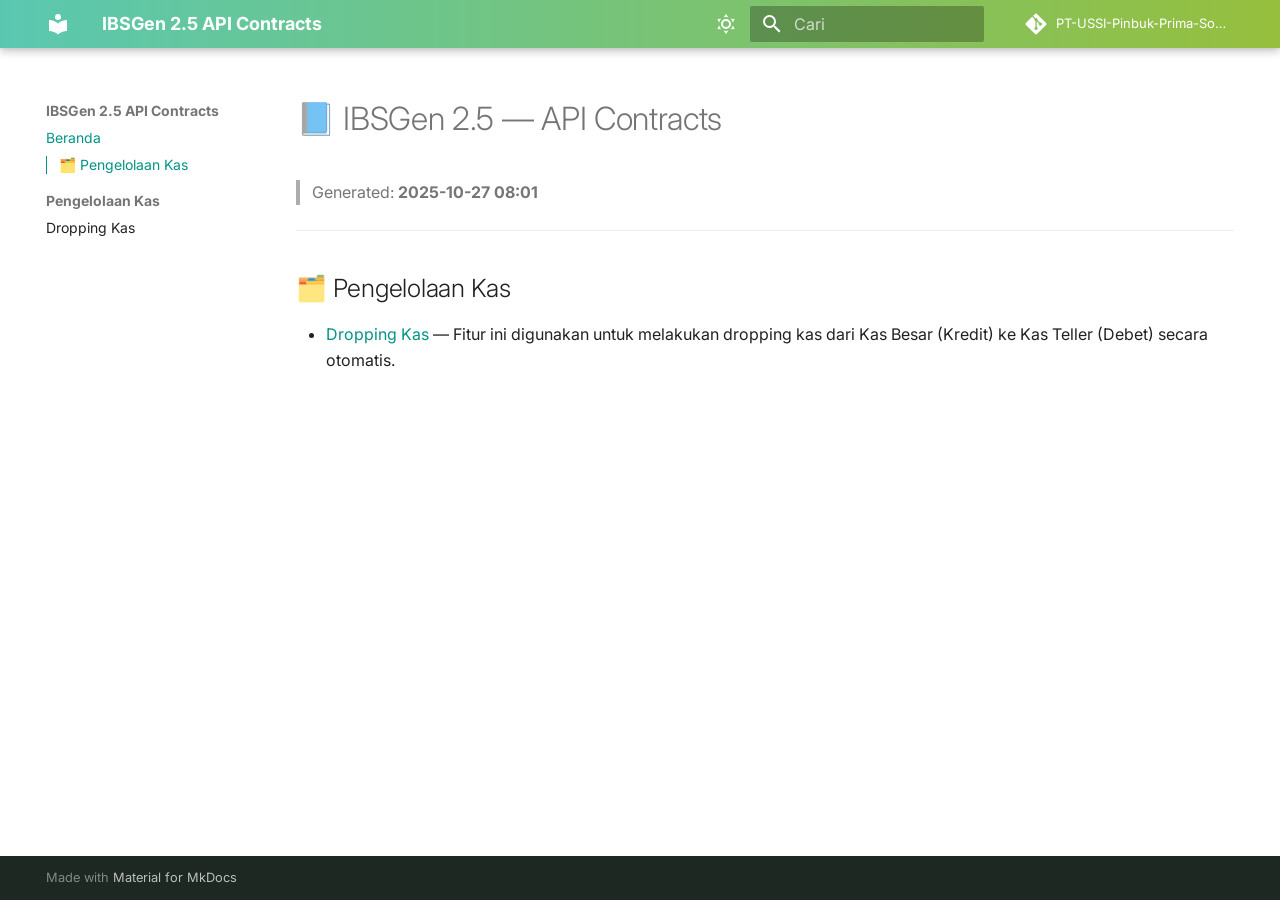
<file: index.html>
<!doctype html>
<html lang="id" class="no-js">
  <head>
    
      <meta charset="utf-8">
      <meta name="viewport" content="width=device-width,initial-scale=1">
      
        <meta name="description" content="Dokumentasi API Modular IBSGen 2.5 — PT USSI Pinbuk Prima Software">
      
      
        <meta name="author" content="PT USSI Pinbuk Prima Software">
      
      
        <link rel="canonical" href="https://github.com/ussi-pps-developer/ibsgen2.5-apicontracts/">
      
      
      
        <link rel="next" href="pengelolaan-kas/dropping-kas/">
      
      
      <link rel="icon" href="assets/images/favicon.png">
      <meta name="generator" content="mkdocs-1.6.1, mkdocs-material-9.6.22">
    
    
      
        <title>IBSGen 2.5 API Contracts</title>
      
    
    
      <link rel="stylesheet" href="assets/stylesheets/main.84d31ad4.min.css">
      
        
        <link rel="stylesheet" href="assets/stylesheets/palette.06af60db.min.css">
      
      


    
    
      
    
    
      
        
        
        <link rel="preconnect" href="https://fonts.gstatic.com" crossorigin>
        <link rel="stylesheet" href="https://fonts.googleapis.com/css?family=Inter:300,300i,400,400i,700,700i%7CJetBrains+Mono:400,400i,700,700i&display=fallback">
        <style>:root{--md-text-font:"Inter";--md-code-font:"JetBrains Mono"}</style>
      
    
    
      <link rel="stylesheet" href="styles/syariah-green.css">
    
    <script>__md_scope=new URL(".",location),__md_hash=e=>[...e].reduce(((e,_)=>(e<<5)-e+_.charCodeAt(0)),0),__md_get=(e,_=localStorage,t=__md_scope)=>JSON.parse(_.getItem(t.pathname+"."+e)),__md_set=(e,_,t=localStorage,a=__md_scope)=>{try{t.setItem(a.pathname+"."+e,JSON.stringify(_))}catch(e){}}</script>
    
      

    
    
    
  </head>
  
  
    
    
      
    
    
    
    
    <body dir="ltr" data-md-color-scheme="default" data-md-color-primary="teal" data-md-color-accent="light-green">
  
    
    <input class="md-toggle" data-md-toggle="drawer" type="checkbox" id="__drawer" autocomplete="off">
    <input class="md-toggle" data-md-toggle="search" type="checkbox" id="__search" autocomplete="off">
    <label class="md-overlay" for="__drawer"></label>
    <div data-md-component="skip">
      
        
        <a href="#ibsgen-25-api-contracts" class="md-skip">
          Lewati ke isi
        </a>
      
    </div>
    <div data-md-component="announce">
      
    </div>
    
    
      

  

<header class="md-header md-header--shadow" data-md-component="header">
  <nav class="md-header__inner md-grid" aria-label="Header">
    <a href="." title="IBSGen 2.5 API Contracts" class="md-header__button md-logo" aria-label="IBSGen 2.5 API Contracts" data-md-component="logo">
      
  
  <svg xmlns="http://www.w3.org/2000/svg" viewBox="0 0 24 24"><path d="M12 8a3 3 0 0 0 3-3 3 3 0 0 0-3-3 3 3 0 0 0-3 3 3 3 0 0 0 3 3m0 3.54C9.64 9.35 6.5 8 3 8v11c3.5 0 6.64 1.35 9 3.54 2.36-2.19 5.5-3.54 9-3.54V8c-3.5 0-6.64 1.35-9 3.54"/></svg>

    </a>
    <label class="md-header__button md-icon" for="__drawer">
      
      <svg xmlns="http://www.w3.org/2000/svg" viewBox="0 0 24 24"><path d="M3 6h18v2H3zm0 5h18v2H3zm0 5h18v2H3z"/></svg>
    </label>
    <div class="md-header__title" data-md-component="header-title">
      <div class="md-header__ellipsis">
        <div class="md-header__topic">
          <span class="md-ellipsis">
            IBSGen 2.5 API Contracts
          </span>
        </div>
        <div class="md-header__topic" data-md-component="header-topic">
          <span class="md-ellipsis">
            
              Beranda
            
          </span>
        </div>
      </div>
    </div>
    
      
        <form class="md-header__option" data-md-component="palette">
  
    
    
    
    <input class="md-option" data-md-color-media="" data-md-color-scheme="default" data-md-color-primary="teal" data-md-color-accent="light-green"  aria-label="Switch to dark mode"  type="radio" name="__palette" id="__palette_0">
    
      <label class="md-header__button md-icon" title="Switch to dark mode" for="__palette_1" hidden>
        <svg xmlns="http://www.w3.org/2000/svg" viewBox="0 0 24 24"><path d="M12 7a5 5 0 0 1 5 5 5 5 0 0 1-5 5 5 5 0 0 1-5-5 5 5 0 0 1 5-5m0 2a3 3 0 0 0-3 3 3 3 0 0 0 3 3 3 3 0 0 0 3-3 3 3 0 0 0-3-3m0-7 2.39 3.42C13.65 5.15 12.84 5 12 5s-1.65.15-2.39.42zM3.34 7l4.16-.35A7.2 7.2 0 0 0 5.94 8.5c-.44.74-.69 1.5-.83 2.29zm.02 10 1.76-3.77a7.131 7.131 0 0 0 2.38 4.14zM20.65 7l-1.77 3.79a7.02 7.02 0 0 0-2.38-4.15zm-.01 10-4.14.36c.59-.51 1.12-1.14 1.54-1.86.42-.73.69-1.5.83-2.29zM12 22l-2.41-3.44c.74.27 1.55.44 2.41.44.82 0 1.63-.17 2.37-.44z"/></svg>
      </label>
    
  
    
    
    
    <input class="md-option" data-md-color-media="" data-md-color-scheme="slate" data-md-color-primary="light-green" data-md-color-accent="teal"  aria-label="Switch to light mode"  type="radio" name="__palette" id="__palette_1">
    
      <label class="md-header__button md-icon" title="Switch to light mode" for="__palette_0" hidden>
        <svg xmlns="http://www.w3.org/2000/svg" viewBox="0 0 24 24"><path d="m17.75 4.09-2.53 1.94.91 3.06-2.63-1.81-2.63 1.81.91-3.06-2.53-1.94L12.44 4l1.06-3 1.06 3zm3.5 6.91-1.64 1.25.59 1.98-1.7-1.17-1.7 1.17.59-1.98L15.75 11l2.06-.05L18.5 9l.69 1.95zm-2.28 4.95c.83-.08 1.72 1.1 1.19 1.85-.32.45-.66.87-1.08 1.27C15.17 23 8.84 23 4.94 19.07c-3.91-3.9-3.91-10.24 0-14.14.4-.4.82-.76 1.27-1.08.75-.53 1.93.36 1.85 1.19-.27 2.86.69 5.83 2.89 8.02a9.96 9.96 0 0 0 8.02 2.89m-1.64 2.02a12.08 12.08 0 0 1-7.8-3.47c-2.17-2.19-3.33-5-3.49-7.82-2.81 3.14-2.7 7.96.31 10.98 3.02 3.01 7.84 3.12 10.98.31"/></svg>
      </label>
    
  
</form>
      
    
    
      <script>var palette=__md_get("__palette");if(palette&&palette.color){if("(prefers-color-scheme)"===palette.color.media){var media=matchMedia("(prefers-color-scheme: light)"),input=document.querySelector(media.matches?"[data-md-color-media='(prefers-color-scheme: light)']":"[data-md-color-media='(prefers-color-scheme: dark)']");palette.color.media=input.getAttribute("data-md-color-media"),palette.color.scheme=input.getAttribute("data-md-color-scheme"),palette.color.primary=input.getAttribute("data-md-color-primary"),palette.color.accent=input.getAttribute("data-md-color-accent")}for(var[key,value]of Object.entries(palette.color))document.body.setAttribute("data-md-color-"+key,value)}</script>
    
    
    
      
      
        <label class="md-header__button md-icon" for="__search">
          
          <svg xmlns="http://www.w3.org/2000/svg" viewBox="0 0 24 24"><path d="M9.5 3A6.5 6.5 0 0 1 16 9.5c0 1.61-.59 3.09-1.56 4.23l.27.27h.79l5 5-1.5 1.5-5-5v-.79l-.27-.27A6.52 6.52 0 0 1 9.5 16 6.5 6.5 0 0 1 3 9.5 6.5 6.5 0 0 1 9.5 3m0 2C7 5 5 7 5 9.5S7 14 9.5 14 14 12 14 9.5 12 5 9.5 5"/></svg>
        </label>
        <div class="md-search" data-md-component="search" role="dialog">
  <label class="md-search__overlay" for="__search"></label>
  <div class="md-search__inner" role="search">
    <form class="md-search__form" name="search">
      <input type="text" class="md-search__input" name="query" aria-label="Cari" placeholder="Cari" autocapitalize="off" autocorrect="off" autocomplete="off" spellcheck="false" data-md-component="search-query" required>
      <label class="md-search__icon md-icon" for="__search">
        
        <svg xmlns="http://www.w3.org/2000/svg" viewBox="0 0 24 24"><path d="M9.5 3A6.5 6.5 0 0 1 16 9.5c0 1.61-.59 3.09-1.56 4.23l.27.27h.79l5 5-1.5 1.5-5-5v-.79l-.27-.27A6.52 6.52 0 0 1 9.5 16 6.5 6.5 0 0 1 3 9.5 6.5 6.5 0 0 1 9.5 3m0 2C7 5 5 7 5 9.5S7 14 9.5 14 14 12 14 9.5 12 5 9.5 5"/></svg>
        
        <svg xmlns="http://www.w3.org/2000/svg" viewBox="0 0 24 24"><path d="M20 11v2H8l5.5 5.5-1.42 1.42L4.16 12l7.92-7.92L13.5 5.5 8 11z"/></svg>
      </label>
      <nav class="md-search__options" aria-label="Cari">
        
        <button type="reset" class="md-search__icon md-icon" title="Kosongkan" aria-label="Kosongkan" tabindex="-1">
          
          <svg xmlns="http://www.w3.org/2000/svg" viewBox="0 0 24 24"><path d="M19 6.41 17.59 5 12 10.59 6.41 5 5 6.41 10.59 12 5 17.59 6.41 19 12 13.41 17.59 19 19 17.59 13.41 12z"/></svg>
        </button>
      </nav>
      
        <div class="md-search__suggest" data-md-component="search-suggest"></div>
      
    </form>
    <div class="md-search__output">
      <div class="md-search__scrollwrap" tabindex="0" data-md-scrollfix>
        <div class="md-search-result" data-md-component="search-result">
          <div class="md-search-result__meta">
            Mempersiapkan pencarian
          </div>
          <ol class="md-search-result__list" role="presentation"></ol>
        </div>
      </div>
    </div>
  </div>
</div>
      
    
    
      <div class="md-header__source">
        <a href="https://github.com/ussi-pps-developer/ibsgen2.5-apicontracts" title="Ke repositori" class="md-source" data-md-component="source">
  <div class="md-source__icon md-icon">
    
    <svg xmlns="http://www.w3.org/2000/svg" viewBox="0 0 448 512"><!--! Font Awesome Free 7.1.0 by @fontawesome - https://fontawesome.com License - https://fontawesome.com/license/free (Icons: CC BY 4.0, Fonts: SIL OFL 1.1, Code: MIT License) Copyright 2025 Fonticons, Inc.--><path d="M439.6 236.1 244 40.5c-5.4-5.5-12.8-8.5-20.4-8.5s-15 3-20.4 8.4L162.5 81l51.5 51.5c27.1-9.1 52.7 16.8 43.4 43.7l49.7 49.7c34.2-11.8 61.2 31 35.5 56.7-26.5 26.5-70.2-2.9-56-37.3L240.3 199v121.9c25.3 12.5 22.3 41.8 9.1 55-6.4 6.4-15.2 10.1-24.3 10.1s-17.8-3.6-24.3-10.1c-17.6-17.6-11.1-46.9 11.2-56v-123c-20.8-8.5-24.6-30.7-18.6-45L142.6 101 8.5 235.1C3 240.6 0 247.9 0 255.5s3 15 8.5 20.4l195.6 195.7c5.4 5.4 12.7 8.4 20.4 8.4s15-3 20.4-8.4l194.7-194.7c5.4-5.4 8.4-12.8 8.4-20.4s-3-15-8.4-20.4"/></svg>
  </div>
  <div class="md-source__repository">
    PT-USSI-Pinbuk-Prima-Software/IBSGen2.5
  </div>
</a>
      </div>
    
  </nav>
  
</header>
    
    <div class="md-container" data-md-component="container">
      
      
        
          
        
      
      <main class="md-main" data-md-component="main">
        <div class="md-main__inner md-grid">
          
            
              
              <div class="md-sidebar md-sidebar--primary" data-md-component="sidebar" data-md-type="navigation" >
                <div class="md-sidebar__scrollwrap">
                  <div class="md-sidebar__inner">
                    



  

<nav class="md-nav md-nav--primary md-nav--integrated" aria-label="Navigasi" data-md-level="0">
  <label class="md-nav__title" for="__drawer">
    <a href="." title="IBSGen 2.5 API Contracts" class="md-nav__button md-logo" aria-label="IBSGen 2.5 API Contracts" data-md-component="logo">
      
  
  <svg xmlns="http://www.w3.org/2000/svg" viewBox="0 0 24 24"><path d="M12 8a3 3 0 0 0 3-3 3 3 0 0 0-3-3 3 3 0 0 0-3 3 3 3 0 0 0 3 3m0 3.54C9.64 9.35 6.5 8 3 8v11c3.5 0 6.64 1.35 9 3.54 2.36-2.19 5.5-3.54 9-3.54V8c-3.5 0-6.64 1.35-9 3.54"/></svg>

    </a>
    IBSGen 2.5 API Contracts
  </label>
  
    <div class="md-nav__source">
      <a href="https://github.com/ussi-pps-developer/ibsgen2.5-apicontracts" title="Ke repositori" class="md-source" data-md-component="source">
  <div class="md-source__icon md-icon">
    
    <svg xmlns="http://www.w3.org/2000/svg" viewBox="0 0 448 512"><!--! Font Awesome Free 7.1.0 by @fontawesome - https://fontawesome.com License - https://fontawesome.com/license/free (Icons: CC BY 4.0, Fonts: SIL OFL 1.1, Code: MIT License) Copyright 2025 Fonticons, Inc.--><path d="M439.6 236.1 244 40.5c-5.4-5.5-12.8-8.5-20.4-8.5s-15 3-20.4 8.4L162.5 81l51.5 51.5c27.1-9.1 52.7 16.8 43.4 43.7l49.7 49.7c34.2-11.8 61.2 31 35.5 56.7-26.5 26.5-70.2-2.9-56-37.3L240.3 199v121.9c25.3 12.5 22.3 41.8 9.1 55-6.4 6.4-15.2 10.1-24.3 10.1s-17.8-3.6-24.3-10.1c-17.6-17.6-11.1-46.9 11.2-56v-123c-20.8-8.5-24.6-30.7-18.6-45L142.6 101 8.5 235.1C3 240.6 0 247.9 0 255.5s3 15 8.5 20.4l195.6 195.7c5.4 5.4 12.7 8.4 20.4 8.4s15-3 20.4-8.4l194.7-194.7c5.4-5.4 8.4-12.8 8.4-20.4s-3-15-8.4-20.4"/></svg>
  </div>
  <div class="md-source__repository">
    PT-USSI-Pinbuk-Prima-Software/IBSGen2.5
  </div>
</a>
    </div>
  
  <ul class="md-nav__list" data-md-scrollfix>
    
      
      
  
  
    
  
  
  
    <li class="md-nav__item md-nav__item--active">
      
      <input class="md-nav__toggle md-toggle" type="checkbox" id="__toc">
      
      
        
      
      
        <label class="md-nav__link md-nav__link--active" for="__toc">
          
  
  
  <span class="md-ellipsis">
    Beranda
    
  </span>
  

          <span class="md-nav__icon md-icon"></span>
        </label>
      
      <a href="." class="md-nav__link md-nav__link--active">
        
  
  
  <span class="md-ellipsis">
    Beranda
    
  </span>
  

      </a>
      
        

<nav class="md-nav md-nav--secondary" aria-label="Daftar isi">
  
  
  
    
  
  
    <label class="md-nav__title" for="__toc">
      <span class="md-nav__icon md-icon"></span>
      Daftar isi
    </label>
    <ul class="md-nav__list" data-md-component="toc" data-md-scrollfix>
      
        <li class="md-nav__item">
  <a href="#pengelolaan-kas" class="md-nav__link">
    <span class="md-ellipsis">
      🗂️ Pengelolaan Kas
    </span>
  </a>
  
</li>
      
    </ul>
  
</nav>
      
    </li>
  

    
      
      
  
  
  
  
    
    
    
    
      
        
        
      
    
    
    <li class="md-nav__item md-nav__item--section md-nav__item--nested">
      
        
        
          
        
        <input class="md-nav__toggle md-toggle md-toggle--indeterminate" type="checkbox" id="__nav_2" >
        
          
          <label class="md-nav__link" for="__nav_2" id="__nav_2_label" tabindex="">
            
  
  
  <span class="md-ellipsis">
    Pengelolaan Kas
    
  </span>
  

            <span class="md-nav__icon md-icon"></span>
          </label>
        
        <nav class="md-nav" data-md-level="1" aria-labelledby="__nav_2_label" aria-expanded="false">
          <label class="md-nav__title" for="__nav_2">
            <span class="md-nav__icon md-icon"></span>
            Pengelolaan Kas
          </label>
          <ul class="md-nav__list" data-md-scrollfix>
            
              
                
  
  
  
  
    <li class="md-nav__item">
      <a href="pengelolaan-kas/dropping-kas/" class="md-nav__link">
        
  
  
  <span class="md-ellipsis">
    Dropping Kas
    
  </span>
  

      </a>
    </li>
  

              
            
          </ul>
        </nav>
      
    </li>
  

    
  </ul>
</nav>
                  </div>
                </div>
              </div>
            
            
          
          
            <div class="md-content" data-md-component="content">
              <article class="md-content__inner md-typeset">
                
                  



<h1 id="ibsgen-25-api-contracts">📘 IBSGen 2.5 — API Contracts<a class="headerlink" href="#ibsgen-25-api-contracts" title="Permanent link">&para;</a></h1>
<blockquote>
<p>Generated: <strong>2025-10-27 08:01</strong></p>
</blockquote>
<hr />
<h2 id="pengelolaan-kas">🗂️ Pengelolaan Kas<a class="headerlink" href="#pengelolaan-kas" title="Permanent link">&para;</a></h2>
<ul>
<li><a href="pengelolaan-kas/dropping-kas/">Dropping Kas</a> — Fitur ini digunakan untuk melakukan dropping kas dari Kas Besar (Kredit) ke Kas Teller (Debet) secara otomatis.</li>
</ul>












                
              </article>
            </div>
          
          
  <script>var tabs=__md_get("__tabs");if(Array.isArray(tabs))e:for(var set of document.querySelectorAll(".tabbed-set")){var labels=set.querySelector(".tabbed-labels");for(var tab of tabs)for(var label of labels.getElementsByTagName("label"))if(label.innerText.trim()===tab){var input=document.getElementById(label.htmlFor);input.checked=!0;continue e}}</script>

<script>var target=document.getElementById(location.hash.slice(1));target&&target.name&&(target.checked=target.name.startsWith("__tabbed_"))</script>
        </div>
        
      </main>
      
        <footer class="md-footer">
  
  <div class="md-footer-meta md-typeset">
    <div class="md-footer-meta__inner md-grid">
      <div class="md-copyright">
  
  
    Made with
    <a href="https://squidfunk.github.io/mkdocs-material/" target="_blank" rel="noopener">
      Material for MkDocs
    </a>
  
</div>
      
    </div>
  </div>
</footer>
      
    </div>
    <div class="md-dialog" data-md-component="dialog">
      <div class="md-dialog__inner md-typeset"></div>
    </div>
    
    
    
      
      <script id="__config" type="application/json">{"base": ".", "features": ["navigation.sections", "navigation.instant", "navigation.expand", "toc.integrate", "content.code.annotate", "content.tabs.link", "search.suggest", "search.highlight"], "search": "assets/javascripts/workers/search.973d3a69.min.js", "tags": null, "translations": {"clipboard.copied": "Tersalin ke clipboard", "clipboard.copy": "Salin ke clipboard", "search.result.more.one": "1 lagi di halaman ini", "search.result.more.other": "# lagi di halaman ini", "search.result.none": "Tidak ada dokumen yang sesuai", "search.result.one": "1 dokumen ditemukan", "search.result.other": "# dokumen ditemukan", "search.result.placeholder": "Ketik untuk mulai pencarian", "search.result.term.missing": "Tidak ada", "select.version": "Pilih versi"}, "version": null}</script>
    
    
      <script src="assets/javascripts/bundle.f55a23d4.min.js"></script>
      
    
  </body>
</html>
</file>
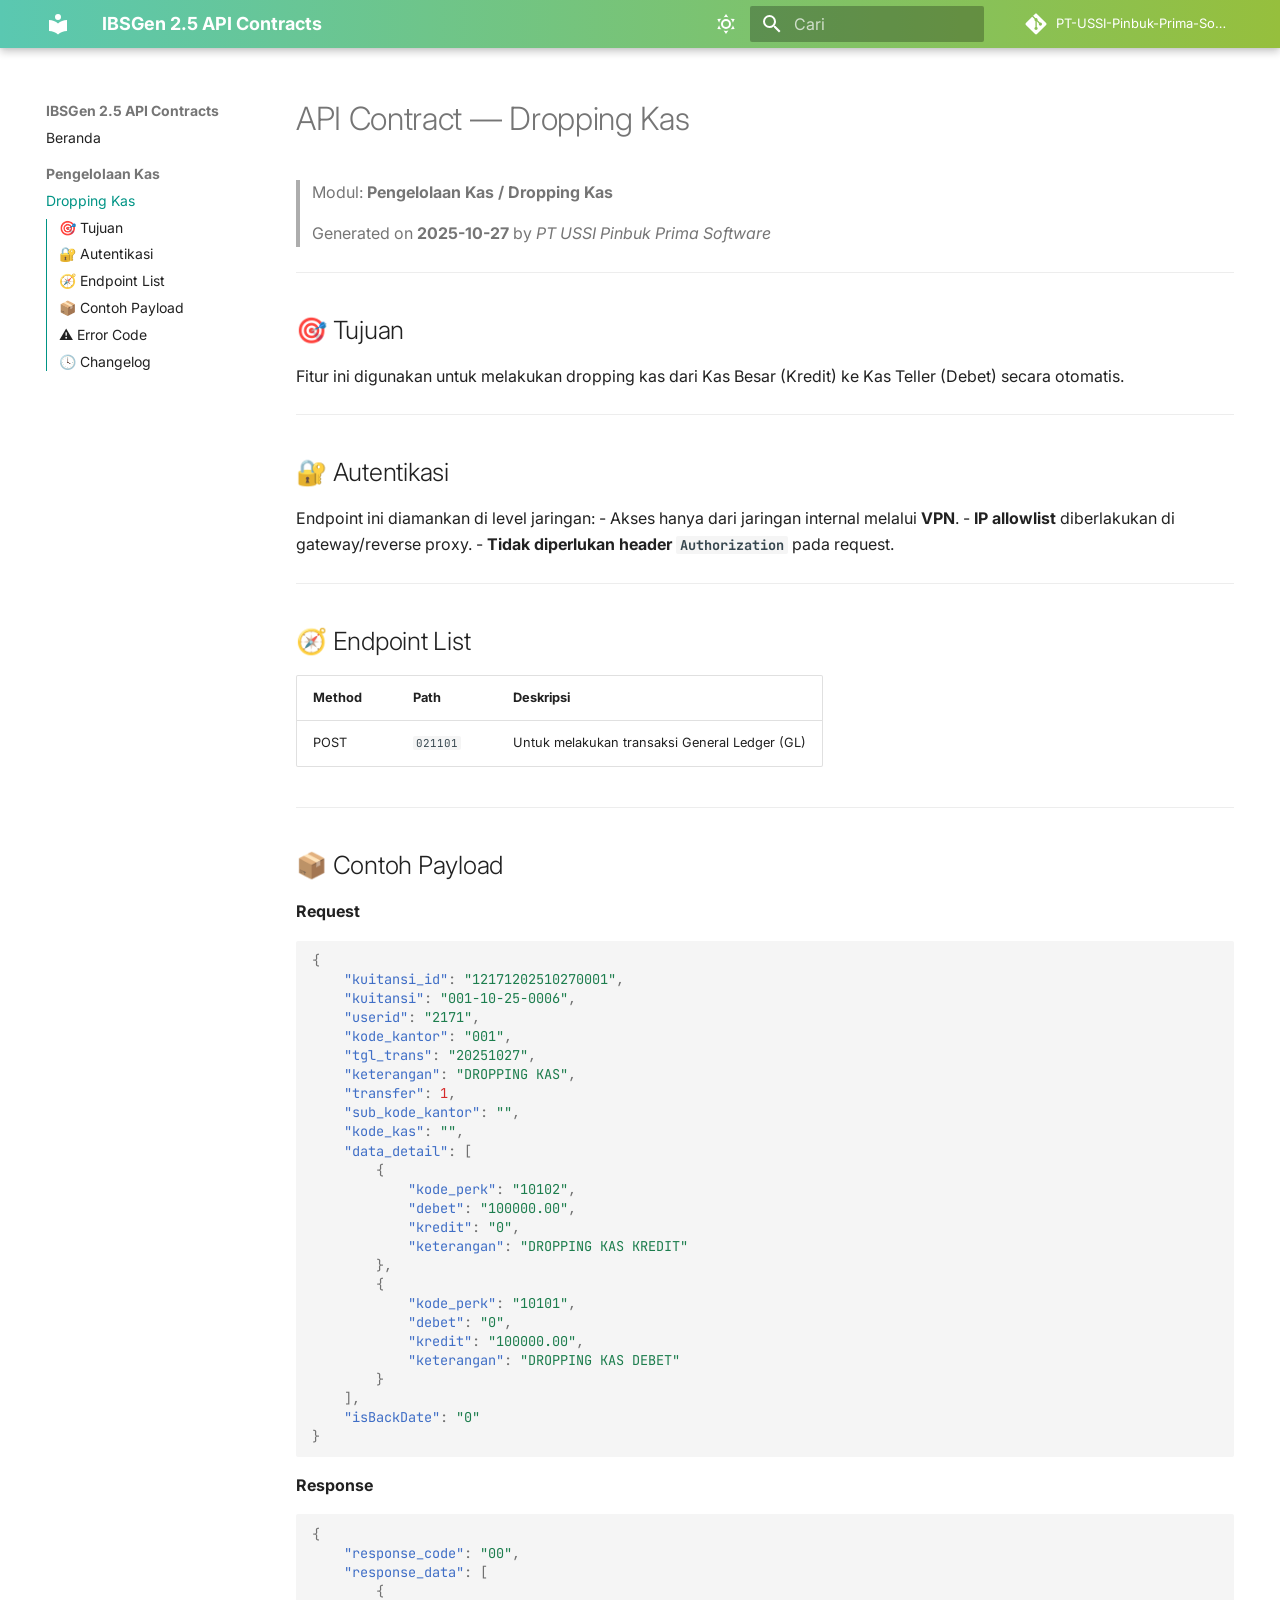
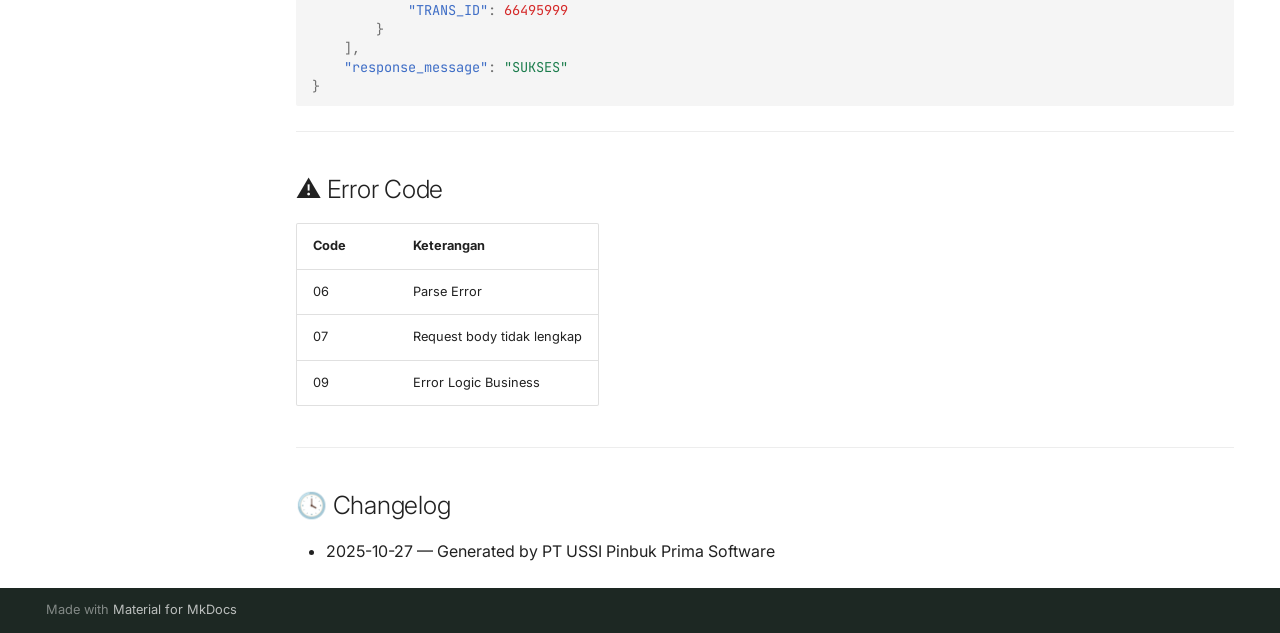
<file: pengelolaan-kas/dropping-kas/index.html>
<!doctype html>
<html lang="id" class="no-js">
  <head>
    
      <meta charset="utf-8">
      <meta name="viewport" content="width=device-width,initial-scale=1">
      
        <meta name="description" content="Dokumentasi API Modular IBSGen 2.5 — PT USSI Pinbuk Prima Software">
      
      
        <meta name="author" content="PT USSI Pinbuk Prima Software">
      
      
        <link rel="canonical" href="https://github.com/ussi-pps-developer/ibsgen2.5-apicontracts/pengelolaan-kas/dropping-kas/">
      
      
        <link rel="prev" href="../..">
      
      
      
      <link rel="icon" href="../../assets/images/favicon.png">
      <meta name="generator" content="mkdocs-1.6.1, mkdocs-material-9.6.22">
    
    
      
        <title>Dropping Kas - IBSGen 2.5 API Contracts</title>
      
    
    
      <link rel="stylesheet" href="../../assets/stylesheets/main.84d31ad4.min.css">
      
        
        <link rel="stylesheet" href="../../assets/stylesheets/palette.06af60db.min.css">
      
      


    
    
      
    
    
      
        
        
        <link rel="preconnect" href="https://fonts.gstatic.com" crossorigin>
        <link rel="stylesheet" href="https://fonts.googleapis.com/css?family=Inter:300,300i,400,400i,700,700i%7CJetBrains+Mono:400,400i,700,700i&display=fallback">
        <style>:root{--md-text-font:"Inter";--md-code-font:"JetBrains Mono"}</style>
      
    
    
      <link rel="stylesheet" href="../../styles/syariah-green.css">
    
    <script>__md_scope=new URL("../..",location),__md_hash=e=>[...e].reduce(((e,_)=>(e<<5)-e+_.charCodeAt(0)),0),__md_get=(e,_=localStorage,t=__md_scope)=>JSON.parse(_.getItem(t.pathname+"."+e)),__md_set=(e,_,t=localStorage,a=__md_scope)=>{try{t.setItem(a.pathname+"."+e,JSON.stringify(_))}catch(e){}}</script>
    
      

    
    
    
  </head>
  
  
    
    
      
    
    
    
    
    <body dir="ltr" data-md-color-scheme="default" data-md-color-primary="teal" data-md-color-accent="light-green">
  
    
    <input class="md-toggle" data-md-toggle="drawer" type="checkbox" id="__drawer" autocomplete="off">
    <input class="md-toggle" data-md-toggle="search" type="checkbox" id="__search" autocomplete="off">
    <label class="md-overlay" for="__drawer"></label>
    <div data-md-component="skip">
      
        
        <a href="#api-contract-dropping-kas" class="md-skip">
          Lewati ke isi
        </a>
      
    </div>
    <div data-md-component="announce">
      
    </div>
    
    
      

  

<header class="md-header md-header--shadow" data-md-component="header">
  <nav class="md-header__inner md-grid" aria-label="Header">
    <a href="../.." title="IBSGen 2.5 API Contracts" class="md-header__button md-logo" aria-label="IBSGen 2.5 API Contracts" data-md-component="logo">
      
  
  <svg xmlns="http://www.w3.org/2000/svg" viewBox="0 0 24 24"><path d="M12 8a3 3 0 0 0 3-3 3 3 0 0 0-3-3 3 3 0 0 0-3 3 3 3 0 0 0 3 3m0 3.54C9.64 9.35 6.5 8 3 8v11c3.5 0 6.64 1.35 9 3.54 2.36-2.19 5.5-3.54 9-3.54V8c-3.5 0-6.64 1.35-9 3.54"/></svg>

    </a>
    <label class="md-header__button md-icon" for="__drawer">
      
      <svg xmlns="http://www.w3.org/2000/svg" viewBox="0 0 24 24"><path d="M3 6h18v2H3zm0 5h18v2H3zm0 5h18v2H3z"/></svg>
    </label>
    <div class="md-header__title" data-md-component="header-title">
      <div class="md-header__ellipsis">
        <div class="md-header__topic">
          <span class="md-ellipsis">
            IBSGen 2.5 API Contracts
          </span>
        </div>
        <div class="md-header__topic" data-md-component="header-topic">
          <span class="md-ellipsis">
            
              Dropping Kas
            
          </span>
        </div>
      </div>
    </div>
    
      
        <form class="md-header__option" data-md-component="palette">
  
    
    
    
    <input class="md-option" data-md-color-media="" data-md-color-scheme="default" data-md-color-primary="teal" data-md-color-accent="light-green"  aria-label="Switch to dark mode"  type="radio" name="__palette" id="__palette_0">
    
      <label class="md-header__button md-icon" title="Switch to dark mode" for="__palette_1" hidden>
        <svg xmlns="http://www.w3.org/2000/svg" viewBox="0 0 24 24"><path d="M12 7a5 5 0 0 1 5 5 5 5 0 0 1-5 5 5 5 0 0 1-5-5 5 5 0 0 1 5-5m0 2a3 3 0 0 0-3 3 3 3 0 0 0 3 3 3 3 0 0 0 3-3 3 3 0 0 0-3-3m0-7 2.39 3.42C13.65 5.15 12.84 5 12 5s-1.65.15-2.39.42zM3.34 7l4.16-.35A7.2 7.2 0 0 0 5.94 8.5c-.44.74-.69 1.5-.83 2.29zm.02 10 1.76-3.77a7.131 7.131 0 0 0 2.38 4.14zM20.65 7l-1.77 3.79a7.02 7.02 0 0 0-2.38-4.15zm-.01 10-4.14.36c.59-.51 1.12-1.14 1.54-1.86.42-.73.69-1.5.83-2.29zM12 22l-2.41-3.44c.74.27 1.55.44 2.41.44.82 0 1.63-.17 2.37-.44z"/></svg>
      </label>
    
  
    
    
    
    <input class="md-option" data-md-color-media="" data-md-color-scheme="slate" data-md-color-primary="light-green" data-md-color-accent="teal"  aria-label="Switch to light mode"  type="radio" name="__palette" id="__palette_1">
    
      <label class="md-header__button md-icon" title="Switch to light mode" for="__palette_0" hidden>
        <svg xmlns="http://www.w3.org/2000/svg" viewBox="0 0 24 24"><path d="m17.75 4.09-2.53 1.94.91 3.06-2.63-1.81-2.63 1.81.91-3.06-2.53-1.94L12.44 4l1.06-3 1.06 3zm3.5 6.91-1.64 1.25.59 1.98-1.7-1.17-1.7 1.17.59-1.98L15.75 11l2.06-.05L18.5 9l.69 1.95zm-2.28 4.95c.83-.08 1.72 1.1 1.19 1.85-.32.45-.66.87-1.08 1.27C15.17 23 8.84 23 4.94 19.07c-3.91-3.9-3.91-10.24 0-14.14.4-.4.82-.76 1.27-1.08.75-.53 1.93.36 1.85 1.19-.27 2.86.69 5.83 2.89 8.02a9.96 9.96 0 0 0 8.02 2.89m-1.64 2.02a12.08 12.08 0 0 1-7.8-3.47c-2.17-2.19-3.33-5-3.49-7.82-2.81 3.14-2.7 7.96.31 10.98 3.02 3.01 7.84 3.12 10.98.31"/></svg>
      </label>
    
  
</form>
      
    
    
      <script>var palette=__md_get("__palette");if(palette&&palette.color){if("(prefers-color-scheme)"===palette.color.media){var media=matchMedia("(prefers-color-scheme: light)"),input=document.querySelector(media.matches?"[data-md-color-media='(prefers-color-scheme: light)']":"[data-md-color-media='(prefers-color-scheme: dark)']");palette.color.media=input.getAttribute("data-md-color-media"),palette.color.scheme=input.getAttribute("data-md-color-scheme"),palette.color.primary=input.getAttribute("data-md-color-primary"),palette.color.accent=input.getAttribute("data-md-color-accent")}for(var[key,value]of Object.entries(palette.color))document.body.setAttribute("data-md-color-"+key,value)}</script>
    
    
    
      
      
        <label class="md-header__button md-icon" for="__search">
          
          <svg xmlns="http://www.w3.org/2000/svg" viewBox="0 0 24 24"><path d="M9.5 3A6.5 6.5 0 0 1 16 9.5c0 1.61-.59 3.09-1.56 4.23l.27.27h.79l5 5-1.5 1.5-5-5v-.79l-.27-.27A6.52 6.52 0 0 1 9.5 16 6.5 6.5 0 0 1 3 9.5 6.5 6.5 0 0 1 9.5 3m0 2C7 5 5 7 5 9.5S7 14 9.5 14 14 12 14 9.5 12 5 9.5 5"/></svg>
        </label>
        <div class="md-search" data-md-component="search" role="dialog">
  <label class="md-search__overlay" for="__search"></label>
  <div class="md-search__inner" role="search">
    <form class="md-search__form" name="search">
      <input type="text" class="md-search__input" name="query" aria-label="Cari" placeholder="Cari" autocapitalize="off" autocorrect="off" autocomplete="off" spellcheck="false" data-md-component="search-query" required>
      <label class="md-search__icon md-icon" for="__search">
        
        <svg xmlns="http://www.w3.org/2000/svg" viewBox="0 0 24 24"><path d="M9.5 3A6.5 6.5 0 0 1 16 9.5c0 1.61-.59 3.09-1.56 4.23l.27.27h.79l5 5-1.5 1.5-5-5v-.79l-.27-.27A6.52 6.52 0 0 1 9.5 16 6.5 6.5 0 0 1 3 9.5 6.5 6.5 0 0 1 9.5 3m0 2C7 5 5 7 5 9.5S7 14 9.5 14 14 12 14 9.5 12 5 9.5 5"/></svg>
        
        <svg xmlns="http://www.w3.org/2000/svg" viewBox="0 0 24 24"><path d="M20 11v2H8l5.5 5.5-1.42 1.42L4.16 12l7.92-7.92L13.5 5.5 8 11z"/></svg>
      </label>
      <nav class="md-search__options" aria-label="Cari">
        
        <button type="reset" class="md-search__icon md-icon" title="Kosongkan" aria-label="Kosongkan" tabindex="-1">
          
          <svg xmlns="http://www.w3.org/2000/svg" viewBox="0 0 24 24"><path d="M19 6.41 17.59 5 12 10.59 6.41 5 5 6.41 10.59 12 5 17.59 6.41 19 12 13.41 17.59 19 19 17.59 13.41 12z"/></svg>
        </button>
      </nav>
      
        <div class="md-search__suggest" data-md-component="search-suggest"></div>
      
    </form>
    <div class="md-search__output">
      <div class="md-search__scrollwrap" tabindex="0" data-md-scrollfix>
        <div class="md-search-result" data-md-component="search-result">
          <div class="md-search-result__meta">
            Mempersiapkan pencarian
          </div>
          <ol class="md-search-result__list" role="presentation"></ol>
        </div>
      </div>
    </div>
  </div>
</div>
      
    
    
      <div class="md-header__source">
        <a href="https://github.com/ussi-pps-developer/ibsgen2.5-apicontracts" title="Ke repositori" class="md-source" data-md-component="source">
  <div class="md-source__icon md-icon">
    
    <svg xmlns="http://www.w3.org/2000/svg" viewBox="0 0 448 512"><!--! Font Awesome Free 7.1.0 by @fontawesome - https://fontawesome.com License - https://fontawesome.com/license/free (Icons: CC BY 4.0, Fonts: SIL OFL 1.1, Code: MIT License) Copyright 2025 Fonticons, Inc.--><path d="M439.6 236.1 244 40.5c-5.4-5.5-12.8-8.5-20.4-8.5s-15 3-20.4 8.4L162.5 81l51.5 51.5c27.1-9.1 52.7 16.8 43.4 43.7l49.7 49.7c34.2-11.8 61.2 31 35.5 56.7-26.5 26.5-70.2-2.9-56-37.3L240.3 199v121.9c25.3 12.5 22.3 41.8 9.1 55-6.4 6.4-15.2 10.1-24.3 10.1s-17.8-3.6-24.3-10.1c-17.6-17.6-11.1-46.9 11.2-56v-123c-20.8-8.5-24.6-30.7-18.6-45L142.6 101 8.5 235.1C3 240.6 0 247.9 0 255.5s3 15 8.5 20.4l195.6 195.7c5.4 5.4 12.7 8.4 20.4 8.4s15-3 20.4-8.4l194.7-194.7c5.4-5.4 8.4-12.8 8.4-20.4s-3-15-8.4-20.4"/></svg>
  </div>
  <div class="md-source__repository">
    PT-USSI-Pinbuk-Prima-Software/IBSGen2.5
  </div>
</a>
      </div>
    
  </nav>
  
</header>
    
    <div class="md-container" data-md-component="container">
      
      
        
          
        
      
      <main class="md-main" data-md-component="main">
        <div class="md-main__inner md-grid">
          
            
              
              <div class="md-sidebar md-sidebar--primary" data-md-component="sidebar" data-md-type="navigation" >
                <div class="md-sidebar__scrollwrap">
                  <div class="md-sidebar__inner">
                    



  

<nav class="md-nav md-nav--primary md-nav--integrated" aria-label="Navigasi" data-md-level="0">
  <label class="md-nav__title" for="__drawer">
    <a href="../.." title="IBSGen 2.5 API Contracts" class="md-nav__button md-logo" aria-label="IBSGen 2.5 API Contracts" data-md-component="logo">
      
  
  <svg xmlns="http://www.w3.org/2000/svg" viewBox="0 0 24 24"><path d="M12 8a3 3 0 0 0 3-3 3 3 0 0 0-3-3 3 3 0 0 0-3 3 3 3 0 0 0 3 3m0 3.54C9.64 9.35 6.5 8 3 8v11c3.5 0 6.64 1.35 9 3.54 2.36-2.19 5.5-3.54 9-3.54V8c-3.5 0-6.64 1.35-9 3.54"/></svg>

    </a>
    IBSGen 2.5 API Contracts
  </label>
  
    <div class="md-nav__source">
      <a href="https://github.com/ussi-pps-developer/ibsgen2.5-apicontracts" title="Ke repositori" class="md-source" data-md-component="source">
  <div class="md-source__icon md-icon">
    
    <svg xmlns="http://www.w3.org/2000/svg" viewBox="0 0 448 512"><!--! Font Awesome Free 7.1.0 by @fontawesome - https://fontawesome.com License - https://fontawesome.com/license/free (Icons: CC BY 4.0, Fonts: SIL OFL 1.1, Code: MIT License) Copyright 2025 Fonticons, Inc.--><path d="M439.6 236.1 244 40.5c-5.4-5.5-12.8-8.5-20.4-8.5s-15 3-20.4 8.4L162.5 81l51.5 51.5c27.1-9.1 52.7 16.8 43.4 43.7l49.7 49.7c34.2-11.8 61.2 31 35.5 56.7-26.5 26.5-70.2-2.9-56-37.3L240.3 199v121.9c25.3 12.5 22.3 41.8 9.1 55-6.4 6.4-15.2 10.1-24.3 10.1s-17.8-3.6-24.3-10.1c-17.6-17.6-11.1-46.9 11.2-56v-123c-20.8-8.5-24.6-30.7-18.6-45L142.6 101 8.5 235.1C3 240.6 0 247.9 0 255.5s3 15 8.5 20.4l195.6 195.7c5.4 5.4 12.7 8.4 20.4 8.4s15-3 20.4-8.4l194.7-194.7c5.4-5.4 8.4-12.8 8.4-20.4s-3-15-8.4-20.4"/></svg>
  </div>
  <div class="md-source__repository">
    PT-USSI-Pinbuk-Prima-Software/IBSGen2.5
  </div>
</a>
    </div>
  
  <ul class="md-nav__list" data-md-scrollfix>
    
      
      
  
  
  
  
    <li class="md-nav__item">
      <a href="../.." class="md-nav__link">
        
  
  
  <span class="md-ellipsis">
    Beranda
    
  </span>
  

      </a>
    </li>
  

    
      
      
  
  
    
  
  
  
    
    
    
    
      
        
        
      
    
    
    <li class="md-nav__item md-nav__item--active md-nav__item--section md-nav__item--nested">
      
        
        
        <input class="md-nav__toggle md-toggle " type="checkbox" id="__nav_2" checked>
        
          
          <label class="md-nav__link" for="__nav_2" id="__nav_2_label" tabindex="">
            
  
  
  <span class="md-ellipsis">
    Pengelolaan Kas
    
  </span>
  

            <span class="md-nav__icon md-icon"></span>
          </label>
        
        <nav class="md-nav" data-md-level="1" aria-labelledby="__nav_2_label" aria-expanded="true">
          <label class="md-nav__title" for="__nav_2">
            <span class="md-nav__icon md-icon"></span>
            Pengelolaan Kas
          </label>
          <ul class="md-nav__list" data-md-scrollfix>
            
              
                
  
  
    
  
  
  
    <li class="md-nav__item md-nav__item--active">
      
      <input class="md-nav__toggle md-toggle" type="checkbox" id="__toc">
      
      
        
      
      
        <label class="md-nav__link md-nav__link--active" for="__toc">
          
  
  
  <span class="md-ellipsis">
    Dropping Kas
    
  </span>
  

          <span class="md-nav__icon md-icon"></span>
        </label>
      
      <a href="./" class="md-nav__link md-nav__link--active">
        
  
  
  <span class="md-ellipsis">
    Dropping Kas
    
  </span>
  

      </a>
      
        

<nav class="md-nav md-nav--secondary" aria-label="Daftar isi">
  
  
  
    
  
  
    <label class="md-nav__title" for="__toc">
      <span class="md-nav__icon md-icon"></span>
      Daftar isi
    </label>
    <ul class="md-nav__list" data-md-component="toc" data-md-scrollfix>
      
        <li class="md-nav__item">
  <a href="#tujuan" class="md-nav__link">
    <span class="md-ellipsis">
      🎯 Tujuan
    </span>
  </a>
  
</li>
      
        <li class="md-nav__item">
  <a href="#autentikasi" class="md-nav__link">
    <span class="md-ellipsis">
      🔐 Autentikasi
    </span>
  </a>
  
</li>
      
        <li class="md-nav__item">
  <a href="#endpoint-list" class="md-nav__link">
    <span class="md-ellipsis">
      🧭 Endpoint List
    </span>
  </a>
  
</li>
      
        <li class="md-nav__item">
  <a href="#contoh-payload" class="md-nav__link">
    <span class="md-ellipsis">
      📦 Contoh Payload
    </span>
  </a>
  
</li>
      
        <li class="md-nav__item">
  <a href="#error-code" class="md-nav__link">
    <span class="md-ellipsis">
      ⚠️ Error Code
    </span>
  </a>
  
</li>
      
        <li class="md-nav__item">
  <a href="#changelog" class="md-nav__link">
    <span class="md-ellipsis">
      🕓 Changelog
    </span>
  </a>
  
</li>
      
    </ul>
  
</nav>
      
    </li>
  

              
            
          </ul>
        </nav>
      
    </li>
  

    
  </ul>
</nav>
                  </div>
                </div>
              </div>
            
            
          
          
            <div class="md-content" data-md-component="content">
              <article class="md-content__inner md-typeset">
                
                  



<h1 id="api-contract-dropping-kas">API Contract — Dropping Kas<a class="headerlink" href="#api-contract-dropping-kas" title="Permanent link">&para;</a></h1>
<blockquote>
<p>Modul: <strong>Pengelolaan Kas / Dropping Kas</strong></p>
<p>Generated on <strong>2025-10-27</strong> by <em>PT USSI Pinbuk Prima Software</em></p>
</blockquote>
<hr />
<h2 id="tujuan">🎯 Tujuan<a class="headerlink" href="#tujuan" title="Permanent link">&para;</a></h2>
<p>Fitur ini digunakan untuk melakukan dropping kas dari Kas Besar (Kredit) ke Kas Teller (Debet) secara otomatis.</p>
<hr />
<h2 id="autentikasi">🔐 Autentikasi<a class="headerlink" href="#autentikasi" title="Permanent link">&para;</a></h2>
<p>Endpoint ini diamankan di level jaringan:
- Akses hanya dari jaringan internal melalui <strong>VPN</strong>.
- <strong>IP allowlist</strong> diberlakukan di gateway/reverse proxy.
- <strong>Tidak diperlukan header <code>Authorization</code></strong> pada request.</p>
<hr />
<h2 id="endpoint-list">🧭 Endpoint List<a class="headerlink" href="#endpoint-list" title="Permanent link">&para;</a></h2>
<table>
<thead>
<tr>
<th>Method</th>
<th>Path</th>
<th>Deskripsi</th>
</tr>
</thead>
<tbody>
<tr>
<td>POST</td>
<td><code>021101</code></td>
<td>Untuk melakukan transaksi General Ledger (GL)</td>
</tr>
</tbody>
</table>
<hr />
<h2 id="contoh-payload">📦 Contoh Payload<a class="headerlink" href="#contoh-payload" title="Permanent link">&para;</a></h2>
<p><strong>Request</strong>
<div class="highlight"><pre><span></span><code><span class="p">{</span>
<span class="w">    </span><span class="nt">&quot;kuitansi_id&quot;</span><span class="p">:</span><span class="w"> </span><span class="s2">&quot;12171202510270001&quot;</span><span class="p">,</span>
<span class="w">    </span><span class="nt">&quot;kuitansi&quot;</span><span class="p">:</span><span class="w"> </span><span class="s2">&quot;001-10-25-0006&quot;</span><span class="p">,</span>
<span class="w">    </span><span class="nt">&quot;userid&quot;</span><span class="p">:</span><span class="w"> </span><span class="s2">&quot;2171&quot;</span><span class="p">,</span>
<span class="w">    </span><span class="nt">&quot;kode_kantor&quot;</span><span class="p">:</span><span class="w"> </span><span class="s2">&quot;001&quot;</span><span class="p">,</span>
<span class="w">    </span><span class="nt">&quot;tgl_trans&quot;</span><span class="p">:</span><span class="w"> </span><span class="s2">&quot;20251027&quot;</span><span class="p">,</span>
<span class="w">    </span><span class="nt">&quot;keterangan&quot;</span><span class="p">:</span><span class="w"> </span><span class="s2">&quot;DROPPING KAS&quot;</span><span class="p">,</span>
<span class="w">    </span><span class="nt">&quot;transfer&quot;</span><span class="p">:</span><span class="w"> </span><span class="mi">1</span><span class="p">,</span>
<span class="w">    </span><span class="nt">&quot;sub_kode_kantor&quot;</span><span class="p">:</span><span class="w"> </span><span class="s2">&quot;&quot;</span><span class="p">,</span>
<span class="w">    </span><span class="nt">&quot;kode_kas&quot;</span><span class="p">:</span><span class="w"> </span><span class="s2">&quot;&quot;</span><span class="p">,</span>
<span class="w">    </span><span class="nt">&quot;data_detail&quot;</span><span class="p">:</span><span class="w"> </span><span class="p">[</span>
<span class="w">        </span><span class="p">{</span>
<span class="w">            </span><span class="nt">&quot;kode_perk&quot;</span><span class="p">:</span><span class="w"> </span><span class="s2">&quot;10102&quot;</span><span class="p">,</span>
<span class="w">            </span><span class="nt">&quot;debet&quot;</span><span class="p">:</span><span class="w"> </span><span class="s2">&quot;100000.00&quot;</span><span class="p">,</span>
<span class="w">            </span><span class="nt">&quot;kredit&quot;</span><span class="p">:</span><span class="w"> </span><span class="s2">&quot;0&quot;</span><span class="p">,</span>
<span class="w">            </span><span class="nt">&quot;keterangan&quot;</span><span class="p">:</span><span class="w"> </span><span class="s2">&quot;DROPPING KAS KREDIT&quot;</span>
<span class="w">        </span><span class="p">},</span>
<span class="w">        </span><span class="p">{</span>
<span class="w">            </span><span class="nt">&quot;kode_perk&quot;</span><span class="p">:</span><span class="w"> </span><span class="s2">&quot;10101&quot;</span><span class="p">,</span>
<span class="w">            </span><span class="nt">&quot;debet&quot;</span><span class="p">:</span><span class="w"> </span><span class="s2">&quot;0&quot;</span><span class="p">,</span>
<span class="w">            </span><span class="nt">&quot;kredit&quot;</span><span class="p">:</span><span class="w"> </span><span class="s2">&quot;100000.00&quot;</span><span class="p">,</span>
<span class="w">            </span><span class="nt">&quot;keterangan&quot;</span><span class="p">:</span><span class="w"> </span><span class="s2">&quot;DROPPING KAS DEBET&quot;</span>
<span class="w">        </span><span class="p">}</span>
<span class="w">    </span><span class="p">],</span>
<span class="w">    </span><span class="nt">&quot;isBackDate&quot;</span><span class="p">:</span><span class="w"> </span><span class="s2">&quot;0&quot;</span>
<span class="p">}</span>
</code></pre></div></p>
<p><strong>Response</strong>
<div class="highlight"><pre><span></span><code><span class="p">{</span>
<span class="w">    </span><span class="nt">&quot;response_code&quot;</span><span class="p">:</span><span class="w"> </span><span class="s2">&quot;00&quot;</span><span class="p">,</span>
<span class="w">    </span><span class="nt">&quot;response_data&quot;</span><span class="p">:</span><span class="w"> </span><span class="p">[</span>
<span class="w">        </span><span class="p">{</span>
<span class="w">            </span><span class="nt">&quot;TRANS_ID&quot;</span><span class="p">:</span><span class="w"> </span><span class="mi">66495999</span>
<span class="w">        </span><span class="p">}</span>
<span class="w">    </span><span class="p">],</span>
<span class="w">    </span><span class="nt">&quot;response_message&quot;</span><span class="p">:</span><span class="w"> </span><span class="s2">&quot;SUKSES&quot;</span>
<span class="p">}</span>
</code></pre></div></p>
<hr />
<h2 id="error-code">⚠️ Error Code<a class="headerlink" href="#error-code" title="Permanent link">&para;</a></h2>
<table>
<thead>
<tr>
<th>Code</th>
<th>Keterangan</th>
</tr>
</thead>
<tbody>
<tr>
<td>06</td>
<td>Parse Error</td>
</tr>
<tr>
<td>07</td>
<td>Request body tidak lengkap</td>
</tr>
<tr>
<td>09</td>
<td>Error Logic Business</td>
</tr>
</tbody>
</table>
<hr />
<h2 id="changelog">🕓 Changelog<a class="headerlink" href="#changelog" title="Permanent link">&para;</a></h2>
<ul>
<li>2025-10-27 — Generated by PT USSI Pinbuk Prima Software</li>
</ul>












                
              </article>
            </div>
          
          
  <script>var tabs=__md_get("__tabs");if(Array.isArray(tabs))e:for(var set of document.querySelectorAll(".tabbed-set")){var labels=set.querySelector(".tabbed-labels");for(var tab of tabs)for(var label of labels.getElementsByTagName("label"))if(label.innerText.trim()===tab){var input=document.getElementById(label.htmlFor);input.checked=!0;continue e}}</script>

<script>var target=document.getElementById(location.hash.slice(1));target&&target.name&&(target.checked=target.name.startsWith("__tabbed_"))</script>
        </div>
        
      </main>
      
        <footer class="md-footer">
  
  <div class="md-footer-meta md-typeset">
    <div class="md-footer-meta__inner md-grid">
      <div class="md-copyright">
  
  
    Made with
    <a href="https://squidfunk.github.io/mkdocs-material/" target="_blank" rel="noopener">
      Material for MkDocs
    </a>
  
</div>
      
    </div>
  </div>
</footer>
      
    </div>
    <div class="md-dialog" data-md-component="dialog">
      <div class="md-dialog__inner md-typeset"></div>
    </div>
    
    
    
      
      <script id="__config" type="application/json">{"base": "../..", "features": ["navigation.sections", "navigation.instant", "navigation.expand", "toc.integrate", "content.code.annotate", "content.tabs.link", "search.suggest", "search.highlight"], "search": "../../assets/javascripts/workers/search.973d3a69.min.js", "tags": null, "translations": {"clipboard.copied": "Tersalin ke clipboard", "clipboard.copy": "Salin ke clipboard", "search.result.more.one": "1 lagi di halaman ini", "search.result.more.other": "# lagi di halaman ini", "search.result.none": "Tidak ada dokumen yang sesuai", "search.result.one": "1 dokumen ditemukan", "search.result.other": "# dokumen ditemukan", "search.result.placeholder": "Ketik untuk mulai pencarian", "search.result.term.missing": "Tidak ada", "select.version": "Pilih versi"}, "version": null}</script>
    
    
      <script src="../../assets/javascripts/bundle.f55a23d4.min.js"></script>
      
    
  </body>
</html>
</file>
<file: styles/syariah-green.css>
/* 🌿 IBSGen Syariah Green Theme for MkDocs Material */

:root {
  /* Primary palette */
  --md-primary-fg-color: #5AC8B1;       /* Tosca soft */
  --md-primary-fg-color--light: #8DE3CD;
  --md-primary-fg-color--dark: #2F9D8A;
  --md-accent-fg-color: #96BF3D;        /* Hijau Syariah */
  --md-accent-fg-color--light: #B7DC6E;
  --md-accent-fg-color--dark: #7CA52B;

  /* Links & hover */
  --md-typeset-a-color: var(--md-primary-fg-color);
  --md-typeset-a-hover-color: var(--md-accent-fg-color);

  /* Code highlight */
  --md-code-bg-color: #f9fcf9;
  --md-code-fg-color: #32695e;

  /* Blockquotes / admonitions */
  --md-admonition-bg-color: #f3fbf7;
  --md-admonition-fg-color: #3a6f63;
}

[data-md-color-scheme="slate"] {
  --md-primary-fg-color: #96BF3D;
  --md-accent-fg-color: #5AC8B1;
  --md-code-bg-color: #111e14;
  --md-code-fg-color: #AEEFC5;
}

/* Header & nav tweaks */
.md-header {
  background: linear-gradient(90deg, #5AC8B1, #96BF3D);
}

.md-footer {
  background-color: #2B3B33;
  color: #DCE8D4;
}

.md-nav__link:hover {
  color: var(--md-accent-fg-color);
}

/* Buttons & highlights */
.md-typeset .md-button {
  background-color: var(--md-accent-fg-color);
  color: #fff;
  border-radius: 8px;
  transition: all 0.2s ease;
}

.md-typeset .md-button:hover {
  background-color: var(--md-primary-fg-color);
  color: #fff;
}
</file>
<file: assets/stylesheets/main.84d31ad4.min.css>
@charset "UTF-8";html{-webkit-text-size-adjust:none;-moz-text-size-adjust:none;text-size-adjust:none;box-sizing:border-box}*,:after,:before{box-sizing:inherit}@media (prefers-reduced-motion){*,:after,:before{transition:none!important}}body{margin:0}a,button,input,label{-webkit-tap-highlight-color:transparent}a{color:inherit;text-decoration:none}hr{border:0;box-sizing:initial;display:block;height:.05rem;overflow:visible;padding:0}small{font-size:80%}sub,sup{line-height:1em}img{border-style:none}table{border-collapse:initial;border-spacing:0}td,th{font-weight:400;vertical-align:top}button{background:#0000;border:0;font-family:inherit;font-size:inherit;margin:0;padding:0}input{border:0;outline:none}:root{--md-primary-fg-color:#4051b5;--md-primary-fg-color--light:#5d6cc0;--md-primary-fg-color--dark:#303fa1;--md-primary-bg-color:#fff;--md-primary-bg-color--light:#ffffffb3;--md-accent-fg-color:#526cfe;--md-accent-fg-color--transparent:#526cfe1a;--md-accent-bg-color:#fff;--md-accent-bg-color--light:#ffffffb3}[data-md-color-scheme=default]{color-scheme:light}[data-md-color-scheme=default] img[src$="#gh-dark-mode-only"],[data-md-color-scheme=default] img[src$="#only-dark"]{display:none}:root,[data-md-color-scheme=default]{--md-hue:225deg;--md-default-fg-color:#000000de;--md-default-fg-color--light:#0000008a;--md-default-fg-color--lighter:#00000052;--md-default-fg-color--lightest:#00000012;--md-default-bg-color:#fff;--md-default-bg-color--light:#ffffffb3;--md-default-bg-color--lighter:#ffffff4d;--md-default-bg-color--lightest:#ffffff1f;--md-code-fg-color:#36464e;--md-code-bg-color:#f5f5f5;--md-code-hl-color:#4287ff;--md-code-hl-color--light:#4287ff1a;--md-code-hl-number-color:#d52a2a;--md-code-hl-special-color:#db1457;--md-code-hl-function-color:#a846b9;--md-code-hl-constant-color:#6e59d9;--md-code-hl-keyword-color:#3f6ec6;--md-code-hl-string-color:#1c7d4d;--md-code-hl-name-color:var(--md-code-fg-color);--md-code-hl-operator-color:var(--md-default-fg-color--light);--md-code-hl-punctuation-color:var(--md-default-fg-color--light);--md-code-hl-comment-color:var(--md-default-fg-color--light);--md-code-hl-generic-color:var(--md-default-fg-color--light);--md-code-hl-variable-color:var(--md-default-fg-color--light);--md-typeset-color:var(--md-default-fg-color);--md-typeset-a-color:var(--md-primary-fg-color);--md-typeset-del-color:#f5503d26;--md-typeset-ins-color:#0bd57026;--md-typeset-kbd-color:#fafafa;--md-typeset-kbd-accent-color:#fff;--md-typeset-kbd-border-color:#b8b8b8;--md-typeset-mark-color:#ffff0080;--md-typeset-table-color:#0000001f;--md-typeset-table-color--light:rgba(0,0,0,.035);--md-admonition-fg-color:var(--md-default-fg-color);--md-admonition-bg-color:var(--md-default-bg-color);--md-warning-fg-color:#000000de;--md-warning-bg-color:#ff9;--md-footer-fg-color:#fff;--md-footer-fg-color--light:#ffffffb3;--md-footer-fg-color--lighter:#ffffff73;--md-footer-bg-color:#000000de;--md-footer-bg-color--dark:#00000052;--md-shadow-z1:0 0.2rem 0.5rem #0000000d,0 0 0.05rem #0000001a;--md-shadow-z2:0 0.2rem 0.5rem #0000001a,0 0 0.05rem #00000040;--md-shadow-z3:0 0.2rem 0.5rem #0003,0 0 0.05rem #00000059}.md-icon svg{fill:currentcolor;display:block;height:1.2rem;width:1.2rem}body{-webkit-font-smoothing:antialiased;-moz-osx-font-smoothing:grayscale;--md-text-font-family:var(--md-text-font,_),-apple-system,BlinkMacSystemFont,Helvetica,Arial,sans-serif;--md-code-font-family:var(--md-code-font,_),SFMono-Regular,Consolas,Menlo,monospace}aside,body,input{font-feature-settings:"kern","liga";color:var(--md-typeset-color);font-family:var(--md-text-font-family)}code,kbd,pre{font-feature-settings:"kern";font-family:var(--md-code-font-family)}:root{--md-typeset-table-sort-icon:url('data:image/svg+xml;charset=utf-8,<svg xmlns="http://www.w3.org/2000/svg" viewBox="0 0 24 24"><path d="m18 21-4-4h3V7h-3l4-4 4 4h-3v10h3M2 19v-2h10v2M2 13v-2h7v2M2 7V5h4v2z"/></svg>');--md-typeset-table-sort-icon--asc:url('data:image/svg+xml;charset=utf-8,<svg xmlns="http://www.w3.org/2000/svg" viewBox="0 0 24 24"><path d="M19 17h3l-4 4-4-4h3V3h2M2 17h10v2H2M6 5v2H2V5m0 6h7v2H2z"/></svg>');--md-typeset-table-sort-icon--desc:url('data:image/svg+xml;charset=utf-8,<svg xmlns="http://www.w3.org/2000/svg" viewBox="0 0 24 24"><path d="M19 7h3l-4-4-4 4h3v14h2M2 17h10v2H2M6 5v2H2V5m0 6h7v2H2z"/></svg>')}.md-typeset{-webkit-print-color-adjust:exact;color-adjust:exact;font-size:.8rem;line-height:1.6;overflow-wrap:break-word}@media print{.md-typeset{font-size:.68rem}}.md-typeset blockquote,.md-typeset dl,.md-typeset figure,.md-typeset ol,.md-typeset pre,.md-typeset ul{margin-bottom:1em;margin-top:1em}.md-typeset h1{color:var(--md-default-fg-color--light);font-size:2em;line-height:1.3;margin:0 0 1.25em}.md-typeset h1,.md-typeset h2{font-weight:300;letter-spacing:-.01em}.md-typeset h2{font-size:1.5625em;line-height:1.4;margin:1.6em 0 .64em}.md-typeset h3{font-size:1.25em;font-weight:400;letter-spacing:-.01em;line-height:1.5;margin:1.6em 0 .8em}.md-typeset h2+h3{margin-top:.8em}.md-typeset h4{font-weight:700;letter-spacing:-.01em;margin:1em 0}.md-typeset h5,.md-typeset h6{color:var(--md-default-fg-color--light);font-size:.8em;font-weight:700;letter-spacing:-.01em;margin:1.25em 0}.md-typeset h5{text-transform:uppercase}.md-typeset h5 code{text-transform:none}.md-typeset hr{border-bottom:.05rem solid var(--md-default-fg-color--lightest);display:flow-root;margin:1.5em 0}.md-typeset a{color:var(--md-typeset-a-color);word-break:break-word}.md-typeset a,.md-typeset a:before{transition:color 125ms}.md-typeset a:focus,.md-typeset a:hover{color:var(--md-accent-fg-color)}.md-typeset a:focus code,.md-typeset a:hover code{background-color:var(--md-accent-fg-color--transparent)}.md-typeset a code{color:currentcolor;transition:background-color 125ms}.md-typeset a.focus-visible{outline-color:var(--md-accent-fg-color);outline-offset:.2rem}.md-typeset code,.md-typeset kbd,.md-typeset pre{color:var(--md-code-fg-color);direction:ltr;font-variant-ligatures:none}@media print{.md-typeset code,.md-typeset kbd,.md-typeset pre{white-space:pre-wrap}}.md-typeset code{background-color:var(--md-code-bg-color);border-radius:.1rem;-webkit-box-decoration-break:clone;box-decoration-break:clone;font-size:.85em;padding:0 .2941176471em;word-break:break-word}.md-typeset code:not(.focus-visible){-webkit-tap-highlight-color:transparent;outline:none}.md-typeset pre{display:flow-root;line-height:1.4;position:relative}.md-typeset pre>code{-webkit-box-decoration-break:slice;box-decoration-break:slice;box-shadow:none;display:block;margin:0;outline-color:var(--md-accent-fg-color);overflow:auto;padding:.7720588235em 1.1764705882em;scrollbar-color:var(--md-default-fg-color--lighter) #0000;scrollbar-width:thin;touch-action:auto;word-break:normal}.md-typeset pre>code:hover{scrollbar-color:var(--md-accent-fg-color) #0000}.md-typeset pre>code::-webkit-scrollbar{height:.2rem;width:.2rem}.md-typeset pre>code::-webkit-scrollbar-thumb{background-color:var(--md-default-fg-color--lighter)}.md-typeset pre>code::-webkit-scrollbar-thumb:hover{background-color:var(--md-accent-fg-color)}.md-typeset kbd{background-color:var(--md-typeset-kbd-color);border-radius:.1rem;box-shadow:0 .1rem 0 .05rem var(--md-typeset-kbd-border-color),0 .1rem 0 var(--md-typeset-kbd-border-color),0 -.1rem .2rem var(--md-typeset-kbd-accent-color) inset;color:var(--md-default-fg-color);display:inline-block;font-size:.75em;padding:0 .6666666667em;vertical-align:text-top;word-break:break-word}.md-typeset mark{background-color:var(--md-typeset-mark-color);-webkit-box-decoration-break:clone;box-decoration-break:clone;color:inherit;word-break:break-word}.md-typeset abbr{border-bottom:.05rem dotted var(--md-default-fg-color--light);cursor:help;text-decoration:none}.md-typeset small{opacity:.75}[dir=ltr] .md-typeset sub,[dir=ltr] .md-typeset sup{margin-left:.078125em}[dir=rtl] .md-typeset sub,[dir=rtl] .md-typeset sup{margin-right:.078125em}[dir=ltr] .md-typeset blockquote{padding-left:.6rem}[dir=rtl] .md-typeset blockquote{padding-right:.6rem}[dir=ltr] .md-typeset blockquote{border-left:.2rem solid var(--md-default-fg-color--lighter)}[dir=rtl] .md-typeset blockquote{border-right:.2rem solid var(--md-default-fg-color--lighter)}.md-typeset blockquote{color:var(--md-default-fg-color--light);margin-left:0;margin-right:0}.md-typeset ul{list-style-type:disc}.md-typeset ul[type]{list-style-type:revert-layer}[dir=ltr] .md-typeset ol,[dir=ltr] .md-typeset ul{margin-left:.625em}[dir=rtl] .md-typeset ol,[dir=rtl] .md-typeset ul{margin-right:.625em}.md-typeset ol,.md-typeset ul{padding:0}.md-typeset ol:not([hidden]),.md-typeset ul:not([hidden]){display:flow-root}.md-typeset ol ol,.md-typeset ul ol{list-style-type:lower-alpha}.md-typeset ol ol ol,.md-typeset ul ol ol{list-style-type:lower-roman}.md-typeset ol ol ol ol,.md-typeset ul ol ol ol{list-style-type:upper-alpha}.md-typeset ol ol ol ol ol,.md-typeset ul ol ol ol ol{list-style-type:upper-roman}.md-typeset ol[type],.md-typeset ul[type]{list-style-type:revert-layer}[dir=ltr] .md-typeset ol li,[dir=ltr] .md-typeset ul li{margin-left:1.25em}[dir=rtl] .md-typeset ol li,[dir=rtl] .md-typeset ul li{margin-right:1.25em}.md-typeset ol li,.md-typeset ul li{margin-bottom:.5em}.md-typeset ol li blockquote,.md-typeset ol li p,.md-typeset ul li blockquote,.md-typeset ul li p{margin:.5em 0}.md-typeset ol li:last-child,.md-typeset ul li:last-child{margin-bottom:0}[dir=ltr] .md-typeset ol li ol,[dir=ltr] .md-typeset ol li ul,[dir=ltr] .md-typeset ul li ol,[dir=ltr] .md-typeset ul li ul{margin-left:.625em}[dir=rtl] .md-typeset ol li ol,[dir=rtl] .md-typeset ol li ul,[dir=rtl] .md-typeset ul li ol,[dir=rtl] .md-typeset ul li ul{margin-right:.625em}.md-typeset ol li ol,.md-typeset ol li ul,.md-typeset ul li ol,.md-typeset ul li ul{margin-bottom:.5em;margin-top:.5em}[dir=ltr] .md-typeset dd{margin-left:1.875em}[dir=rtl] .md-typeset dd{margin-right:1.875em}.md-typeset dd{margin-bottom:1.5em;margin-top:1em}.md-typeset img,.md-typeset svg,.md-typeset video{height:auto;max-width:100%}.md-typeset img[align=left]{margin:1em 1em 1em 0}.md-typeset img[align=right]{margin:1em 0 1em 1em}.md-typeset img[align]:only-child{margin-top:0}.md-typeset figure{display:flow-root;margin:1em auto;max-width:100%;text-align:center;width:fit-content}.md-typeset figure img{display:block;margin:0 auto}.md-typeset figcaption{font-style:italic;margin:1em auto;max-width:24rem}.md-typeset iframe{max-width:100%}.md-typeset table:not([class]){background-color:var(--md-default-bg-color);border:.05rem solid var(--md-typeset-table-color);border-radius:.1rem;display:inline-block;font-size:.64rem;max-width:100%;overflow:auto;touch-action:auto}@media print{.md-typeset table:not([class]){display:table}}.md-typeset table:not([class])+*{margin-top:1.5em}.md-typeset table:not([class]) td>:first-child,.md-typeset table:not([class]) th>:first-child{margin-top:0}.md-typeset table:not([class]) td>:last-child,.md-typeset table:not([class]) th>:last-child{margin-bottom:0}.md-typeset table:not([class]) td:not([align]),.md-typeset table:not([class]) th:not([align]){text-align:left}[dir=rtl] .md-typeset table:not([class]) td:not([align]),[dir=rtl] .md-typeset table:not([class]) th:not([align]){text-align:right}.md-typeset table:not([class]) th{font-weight:700;min-width:5rem;padding:.9375em 1.25em;vertical-align:top}.md-typeset table:not([class]) td{border-top:.05rem solid var(--md-typeset-table-color);padding:.9375em 1.25em;vertical-align:top}.md-typeset table:not([class]) tbody tr{transition:background-color 125ms}.md-typeset table:not([class]) tbody tr:hover{background-color:var(--md-typeset-table-color--light);box-shadow:0 .05rem 0 var(--md-default-bg-color) inset}.md-typeset table:not([class]) a{word-break:normal}.md-typeset table th[role=columnheader]{cursor:pointer}[dir=ltr] .md-typeset table th[role=columnheader]:after{margin-left:.5em}[dir=rtl] .md-typeset table th[role=columnheader]:after{margin-right:.5em}.md-typeset table th[role=columnheader]:after{content:"";display:inline-block;height:1.2em;-webkit-mask-image:var(--md-typeset-table-sort-icon);mask-image:var(--md-typeset-table-sort-icon);-webkit-mask-repeat:no-repeat;mask-repeat:no-repeat;-webkit-mask-size:contain;mask-size:contain;transition:background-color 125ms;vertical-align:text-bottom;width:1.2em}.md-typeset table th[role=columnheader]:hover:after{background-color:var(--md-default-fg-color--lighter)}.md-typeset table th[role=columnheader][aria-sort=ascending]:after{background-color:var(--md-default-fg-color--light);-webkit-mask-image:var(--md-typeset-table-sort-icon--asc);mask-image:var(--md-typeset-table-sort-icon--asc)}.md-typeset table th[role=columnheader][aria-sort=descending]:after{background-color:var(--md-default-fg-color--light);-webkit-mask-image:var(--md-typeset-table-sort-icon--desc);mask-image:var(--md-typeset-table-sort-icon--desc)}.md-typeset__scrollwrap{margin:1em -.8rem;overflow-x:auto;touch-action:auto}.md-typeset__table{display:inline-block;margin-bottom:.5em;padding:0 .8rem}@media print{.md-typeset__table{display:block}}html .md-typeset__table table{display:table;margin:0;overflow:hidden;width:100%}@media screen and (max-width:44.984375em){.md-content__inner>pre{margin:1em -.8rem}.md-content__inner>pre code{border-radius:0}}.md-typeset .md-author{border-radius:100%;display:block;flex-shrink:0;height:1.6rem;overflow:hidden;position:relative;transition:color 125ms,transform 125ms;width:1.6rem}.md-typeset .md-author img{display:block}.md-typeset .md-author--more{background:var(--md-default-fg-color--lightest);color:var(--md-default-fg-color--lighter);font-size:.6rem;font-weight:700;line-height:1.6rem;text-align:center}.md-typeset .md-author--long{height:2.4rem;width:2.4rem}.md-typeset a.md-author{transform:scale(1)}.md-typeset a.md-author img{border-radius:100%;filter:grayscale(100%) opacity(75%);transition:filter 125ms}.md-typeset a.md-author:focus,.md-typeset a.md-author:hover{transform:scale(1.1);z-index:1}.md-typeset a.md-author:focus img,.md-typeset a.md-author:hover img{filter:grayscale(0)}.md-banner{background-color:var(--md-footer-bg-color);color:var(--md-footer-fg-color);overflow:auto}@media print{.md-banner{display:none}}.md-banner--warning{background-color:var(--md-warning-bg-color);color:var(--md-warning-fg-color)}.md-banner__inner{font-size:.7rem;margin:.6rem auto;padding:0 .8rem}[dir=ltr] .md-banner__button{float:right}[dir=rtl] .md-banner__button{float:left}.md-banner__button{color:inherit;cursor:pointer;transition:opacity .25s}.no-js .md-banner__button{display:none}.md-banner__button:hover{opacity:.7}html{font-size:125%;height:100%;overflow-x:hidden}@media screen and (min-width:100em){html{font-size:137.5%}}@media screen and (min-width:125em){html{font-size:150%}}body{background-color:var(--md-default-bg-color);display:flex;flex-direction:column;font-size:.5rem;min-height:100%;position:relative;width:100%}@media print{body{display:block}}@media screen and (max-width:59.984375em){body[data-md-scrolllock]{position:fixed}}.md-grid{margin-left:auto;margin-right:auto;max-width:61rem}.md-container{display:flex;flex-direction:column;flex-grow:1}@media print{.md-container{display:block}}.md-main{flex-grow:1}.md-main__inner{display:flex;height:100%;margin-top:1.5rem}.md-ellipsis{overflow:hidden;text-overflow:ellipsis}.md-toggle{display:none}.md-option{height:0;opacity:0;position:absolute;width:0}.md-option:checked+label:not([hidden]){display:block}.md-option.focus-visible+label{outline-color:var(--md-accent-fg-color);outline-style:auto}.md-skip{background-color:var(--md-default-fg-color);border-radius:.1rem;color:var(--md-default-bg-color);font-size:.64rem;margin:.5rem;opacity:0;outline-color:var(--md-accent-fg-color);padding:.3rem .5rem;position:fixed;transform:translateY(.4rem);z-index:-1}.md-skip:focus{opacity:1;transform:translateY(0);transition:transform .25s cubic-bezier(.4,0,.2,1),opacity 175ms 75ms;z-index:10}@page{margin:25mm}:root{--md-clipboard-icon:url('data:image/svg+xml;charset=utf-8,<svg xmlns="http://www.w3.org/2000/svg" viewBox="0 0 24 24"><path d="M19 21H8V7h11m0-2H8a2 2 0 0 0-2 2v14a2 2 0 0 0 2 2h11a2 2 0 0 0 2-2V7a2 2 0 0 0-2-2m-3-4H4a2 2 0 0 0-2 2v14h2V3h12z"/></svg>')}.md-clipboard{border-radius:.1rem;color:var(--md-default-fg-color--lightest);cursor:pointer;height:1.5em;outline-color:var(--md-accent-fg-color);outline-offset:.1rem;position:absolute;right:.5em;top:.5em;transition:color .25s;width:1.5em;z-index:1}@media print{.md-clipboard{display:none}}.md-clipboard:not(.focus-visible){-webkit-tap-highlight-color:transparent;outline:none}:hover>.md-clipboard{color:var(--md-default-fg-color--light)}.md-clipboard:focus,.md-clipboard:hover{color:var(--md-accent-fg-color)}.md-clipboard:after{background-color:currentcolor;content:"";display:block;height:1.125em;margin:0 auto;-webkit-mask-image:var(--md-clipboard-icon);mask-image:var(--md-clipboard-icon);-webkit-mask-position:center;mask-position:center;-webkit-mask-repeat:no-repeat;mask-repeat:no-repeat;-webkit-mask-size:contain;mask-size:contain;width:1.125em}.md-clipboard--inline{cursor:pointer}.md-clipboard--inline code{transition:color .25s,background-color .25s}.md-clipboard--inline:focus code,.md-clipboard--inline:hover code{background-color:var(--md-accent-fg-color--transparent);color:var(--md-accent-fg-color)}.md-typeset .md-code__content{display:grid}@keyframes consent{0%{opacity:0;transform:translateY(100%)}to{opacity:1;transform:translateY(0)}}@keyframes overlay{0%{opacity:0}to{opacity:1}}.md-consent__overlay{animation:overlay .25s both;-webkit-backdrop-filter:blur(.1rem);backdrop-filter:blur(.1rem);background-color:#0000008a;height:100%;opacity:1;position:fixed;top:0;width:100%;z-index:5}.md-consent__inner{animation:consent .5s cubic-bezier(.1,.7,.1,1) both;background-color:var(--md-default-bg-color);border:0;border-radius:.1rem;bottom:0;box-shadow:0 0 .2rem #0000001a,0 .2rem .4rem #0003;max-height:100%;overflow:auto;padding:0;position:fixed;width:100%;z-index:5}.md-consent__form{padding:.8rem}.md-consent__settings{display:none;margin:1em 0}input:checked+.md-consent__settings{display:block}.md-consent__controls{margin-bottom:.8rem}.md-typeset .md-consent__controls .md-button{display:inline}@media screen and (max-width:44.984375em){.md-typeset .md-consent__controls .md-button{display:block;margin-top:.4rem;text-align:center;width:100%}}.md-consent label{cursor:pointer}.md-content{flex-grow:1;min-width:0}.md-content__inner{margin:0 .8rem 1.2rem;padding-top:.6rem}@media screen and (min-width:76.25em){[dir=ltr] .md-sidebar--primary:not([hidden])~.md-content>.md-content__inner{margin-left:1.2rem}[dir=ltr] .md-sidebar--secondary:not([hidden])~.md-content>.md-content__inner,[dir=rtl] .md-sidebar--primary:not([hidden])~.md-content>.md-content__inner{margin-right:1.2rem}[dir=rtl] .md-sidebar--secondary:not([hidden])~.md-content>.md-content__inner{margin-left:1.2rem}}.md-content__inner:before{content:"";display:block;height:.4rem}.md-content__inner>:last-child{margin-bottom:0}[dir=ltr] .md-content__button{float:right}[dir=rtl] .md-content__button{float:left}[dir=ltr] .md-content__button{margin-left:.4rem}[dir=rtl] .md-content__button{margin-right:.4rem}.md-content__button{margin:.4rem 0;padding:0}@media print{.md-content__button{display:none}}.md-typeset .md-content__button{color:var(--md-default-fg-color--lighter)}.md-content__button svg{display:inline;vertical-align:top}[dir=rtl] .md-content__button svg{transform:scaleX(-1)}[dir=ltr] .md-dialog{right:.8rem}[dir=rtl] .md-dialog{left:.8rem}.md-dialog{background-color:var(--md-default-fg-color);border-radius:.1rem;bottom:.8rem;box-shadow:var(--md-shadow-z3);min-width:11.1rem;opacity:0;padding:.4rem .6rem;pointer-events:none;position:fixed;transform:translateY(100%);transition:transform 0ms .4s,opacity .4s;z-index:4}@media print{.md-dialog{display:none}}.md-dialog--active{opacity:1;pointer-events:auto;transform:translateY(0);transition:transform .4s cubic-bezier(.075,.85,.175,1),opacity .4s}.md-dialog__inner{color:var(--md-default-bg-color);font-size:.7rem}.md-feedback{margin:2em 0 1em;text-align:center}.md-feedback fieldset{border:none;margin:0;padding:0}.md-feedback__title{font-weight:700;margin:1em auto}.md-feedback__inner{position:relative}.md-feedback__list{display:flex;flex-wrap:wrap;place-content:baseline center;position:relative}.md-feedback__list:hover .md-icon:not(:disabled){color:var(--md-default-fg-color--lighter)}:disabled .md-feedback__list{min-height:1.8rem}.md-feedback__icon{color:var(--md-default-fg-color--light);cursor:pointer;flex-shrink:0;margin:0 .1rem;transition:color 125ms}.md-feedback__icon:not(:disabled).md-icon:hover{color:var(--md-accent-fg-color)}.md-feedback__icon:disabled{color:var(--md-default-fg-color--lightest);pointer-events:none}.md-feedback__note{opacity:0;position:relative;transform:translateY(.4rem);transition:transform .4s cubic-bezier(.1,.7,.1,1),opacity .15s}.md-feedback__note>*{margin:0 auto;max-width:16rem}:disabled .md-feedback__note{opacity:1;transform:translateY(0)}@media print{.md-feedback{display:none}}.md-footer{background-color:var(--md-footer-bg-color);color:var(--md-footer-fg-color)}@media print{.md-footer{display:none}}.md-footer__inner{justify-content:space-between;overflow:auto;padding:.2rem}.md-footer__inner:not([hidden]){display:flex}.md-footer__link{align-items:end;display:flex;flex-grow:0.01;margin-bottom:.4rem;margin-top:1rem;max-width:100%;outline-color:var(--md-accent-fg-color);overflow:hidden;transition:opacity .25s}.md-footer__link:focus,.md-footer__link:hover{opacity:.7}[dir=rtl] .md-footer__link svg{transform:scaleX(-1)}@media screen and (max-width:44.984375em){.md-footer__link--prev{flex-shrink:0}.md-footer__link--prev .md-footer__title{display:none}}[dir=ltr] .md-footer__link--next{margin-left:auto}[dir=rtl] .md-footer__link--next{margin-right:auto}.md-footer__link--next{text-align:right}[dir=rtl] .md-footer__link--next{text-align:left}.md-footer__title{flex-grow:1;font-size:.9rem;margin-bottom:.7rem;max-width:calc(100% - 2.4rem);padding:0 1rem;white-space:nowrap}.md-footer__button{margin:.2rem;padding:.4rem}.md-footer__direction{font-size:.64rem;opacity:.7}.md-footer-meta{background-color:var(--md-footer-bg-color--dark)}.md-footer-meta__inner{display:flex;flex-wrap:wrap;justify-content:space-between;padding:.2rem}html .md-footer-meta.md-typeset a{color:var(--md-footer-fg-color--light)}html .md-footer-meta.md-typeset a:focus,html .md-footer-meta.md-typeset a:hover{color:var(--md-footer-fg-color)}.md-copyright{color:var(--md-footer-fg-color--lighter);font-size:.64rem;margin:auto .6rem;padding:.4rem 0;width:100%}@media screen and (min-width:45em){.md-copyright{width:auto}}.md-copyright__highlight{color:var(--md-footer-fg-color--light)}.md-social{display:inline-flex;gap:.2rem;margin:0 .4rem;padding:.2rem 0 .6rem}@media screen and (min-width:45em){.md-social{padding:.6rem 0}}.md-social__link{display:inline-block;height:1.6rem;text-align:center;width:1.6rem}.md-social__link:before{line-height:1.9}.md-social__link svg{fill:currentcolor;max-height:.8rem;vertical-align:-25%}.md-typeset .md-button{border:.1rem solid;border-radius:.1rem;color:var(--md-primary-fg-color);cursor:pointer;display:inline-block;font-weight:700;padding:.625em 2em;transition:color 125ms,background-color 125ms,border-color 125ms}.md-typeset .md-button--primary{background-color:var(--md-primary-fg-color);border-color:var(--md-primary-fg-color);color:var(--md-primary-bg-color)}.md-typeset .md-button:focus,.md-typeset .md-button:hover{background-color:var(--md-accent-fg-color);border-color:var(--md-accent-fg-color);color:var(--md-accent-bg-color)}[dir=ltr] .md-typeset .md-input{border-top-left-radius:.1rem}[dir=ltr] .md-typeset .md-input,[dir=rtl] .md-typeset .md-input{border-top-right-radius:.1rem}[dir=rtl] .md-typeset .md-input{border-top-left-radius:.1rem}.md-typeset .md-input{border-bottom:.1rem solid var(--md-default-fg-color--lighter);box-shadow:var(--md-shadow-z1);font-size:.8rem;height:1.8rem;padding:0 .6rem;transition:border .25s,box-shadow .25s}.md-typeset .md-input:focus,.md-typeset .md-input:hover{border-bottom-color:var(--md-accent-fg-color);box-shadow:var(--md-shadow-z2)}.md-typeset .md-input--stretch{width:100%}.md-header{background-color:var(--md-primary-fg-color);box-shadow:0 0 .2rem #0000,0 .2rem .4rem #0000;color:var(--md-primary-bg-color);display:block;left:0;position:sticky;right:0;top:0;z-index:4}@media print{.md-header{display:none}}.md-header[hidden]{transform:translateY(-100%);transition:transform .25s cubic-bezier(.8,0,.6,1),box-shadow .25s}.md-header--shadow{box-shadow:0 0 .2rem #0000001a,0 .2rem .4rem #0003;transition:transform .25s cubic-bezier(.1,.7,.1,1),box-shadow .25s}.md-header__inner{align-items:center;display:flex;padding:0 .2rem}.md-header__button{color:currentcolor;cursor:pointer;margin:.2rem;outline-color:var(--md-accent-fg-color);padding:.4rem;position:relative;transition:opacity .25s;vertical-align:middle;z-index:1}.md-header__button:hover{opacity:.7}.md-header__button:not([hidden]){display:inline-block}.md-header__button:not(.focus-visible){-webkit-tap-highlight-color:transparent;outline:none}.md-header__button.md-logo{margin:.2rem;padding:.4rem}@media screen and (max-width:76.234375em){.md-header__button.md-logo{display:none}}.md-header__button.md-logo img,.md-header__button.md-logo svg{fill:currentcolor;display:block;height:1.2rem;width:auto}@media screen and (min-width:60em){.md-header__button[for=__search]{display:none}}.no-js .md-header__button[for=__search]{display:none}[dir=rtl] .md-header__button[for=__search] svg{transform:scaleX(-1)}@media screen and (min-width:76.25em){.md-header__button[for=__drawer]{display:none}}.md-header__topic{display:flex;max-width:100%;position:absolute;transition:transform .4s cubic-bezier(.1,.7,.1,1),opacity .15s;white-space:nowrap}.md-header__topic+.md-header__topic{opacity:0;pointer-events:none;transform:translateX(1.25rem);transition:transform .4s cubic-bezier(1,.7,.1,.1),opacity .15s;z-index:-1}[dir=rtl] .md-header__topic+.md-header__topic{transform:translateX(-1.25rem)}.md-header__topic:first-child{font-weight:700}[dir=ltr] .md-header__title{margin-left:1rem;margin-right:.4rem}[dir=rtl] .md-header__title{margin-left:.4rem;margin-right:1rem}.md-header__title{flex-grow:1;font-size:.9rem;height:2.4rem;line-height:2.4rem}.md-header__title--active .md-header__topic{opacity:0;pointer-events:none;transform:translateX(-1.25rem);transition:transform .4s cubic-bezier(1,.7,.1,.1),opacity .15s;z-index:-1}[dir=rtl] .md-header__title--active .md-header__topic{transform:translateX(1.25rem)}.md-header__title--active .md-header__topic+.md-header__topic{opacity:1;pointer-events:auto;transform:translateX(0);transition:transform .4s cubic-bezier(.1,.7,.1,1),opacity .15s;z-index:0}.md-header__title>.md-header__ellipsis{height:100%;position:relative;width:100%}.md-header__option{display:flex;flex-shrink:0;max-width:100%;transition:max-width 0ms .25s,opacity .25s .25s;white-space:nowrap}[data-md-toggle=search]:checked~.md-header .md-header__option{max-width:0;opacity:0;transition:max-width 0ms,opacity 0ms}.md-header__option>input{bottom:0}.md-header__source{display:none}@media screen and (min-width:60em){[dir=ltr] .md-header__source{margin-left:1rem}[dir=rtl] .md-header__source{margin-right:1rem}.md-header__source{display:block;max-width:11.7rem;width:11.7rem}}@media screen and (min-width:76.25em){[dir=ltr] .md-header__source{margin-left:1.4rem}[dir=rtl] .md-header__source{margin-right:1.4rem}}.md-meta{color:var(--md-default-fg-color--light);font-size:.7rem;line-height:1.3}.md-meta__list{display:inline-flex;flex-wrap:wrap;list-style:none;margin:0;padding:0}.md-meta__item:not(:last-child):after{content:"·";margin-left:.2rem;margin-right:.2rem}.md-meta__link{color:var(--md-typeset-a-color)}.md-meta__link:focus,.md-meta__link:hover{color:var(--md-accent-fg-color)}.md-draft{background-color:#ff1744;border-radius:.125em;color:#fff;display:inline-block;font-weight:700;padding-left:.5714285714em;padding-right:.5714285714em}:root{--md-nav-icon--prev:url('data:image/svg+xml;charset=utf-8,<svg xmlns="http://www.w3.org/2000/svg" viewBox="0 0 24 24"><path d="M20 11v2H8l5.5 5.5-1.42 1.42L4.16 12l7.92-7.92L13.5 5.5 8 11z"/></svg>');--md-nav-icon--next:url('data:image/svg+xml;charset=utf-8,<svg xmlns="http://www.w3.org/2000/svg" viewBox="0 0 24 24"><path d="M8.59 16.58 13.17 12 8.59 7.41 10 6l6 6-6 6z"/></svg>');--md-toc-icon:url('data:image/svg+xml;charset=utf-8,<svg xmlns="http://www.w3.org/2000/svg" viewBox="0 0 24 24"><path d="M3 9h14V7H3zm0 4h14v-2H3zm0 4h14v-2H3zm16 0h2v-2h-2zm0-10v2h2V7zm0 6h2v-2h-2z"/></svg>')}.md-nav{font-size:.7rem;line-height:1.3}.md-nav__title{color:var(--md-default-fg-color--light);display:block;font-weight:700;overflow:hidden;padding:0 .6rem;text-overflow:ellipsis}.md-nav__title .md-nav__button{display:none}.md-nav__title .md-nav__button img{height:100%;width:auto}.md-nav__title .md-nav__button.md-logo img,.md-nav__title .md-nav__button.md-logo svg{fill:currentcolor;display:block;height:2.4rem;max-width:100%;object-fit:contain;width:auto}.md-nav__list{list-style:none;margin:0;padding:0}.md-nav__link{align-items:flex-start;display:flex;gap:.4rem;margin-top:.625em;scroll-snap-align:start;transition:color 125ms}.md-nav__link--passed{color:var(--md-default-fg-color--light)}.md-nav__item .md-nav__link--active,.md-nav__item .md-nav__link--active code{color:var(--md-typeset-a-color)}.md-nav__link .md-ellipsis{position:relative}[dir=ltr] .md-nav__link .md-icon:last-child{margin-left:auto}[dir=rtl] .md-nav__link .md-icon:last-child{margin-right:auto}.md-nav__link svg{fill:currentcolor;flex-shrink:0;height:1.3em;position:relative}.md-nav__link[for]:focus,.md-nav__link[for]:hover,.md-nav__link[href]:focus,.md-nav__link[href]:hover{color:var(--md-accent-fg-color);cursor:pointer}.md-nav__link.focus-visible{outline-color:var(--md-accent-fg-color);outline-offset:.2rem}.md-nav--primary .md-nav__link[for=__toc]{display:none}.md-nav--primary .md-nav__link[for=__toc] .md-icon:after{background-color:currentcolor;display:block;height:100%;-webkit-mask-image:var(--md-toc-icon);mask-image:var(--md-toc-icon);width:100%}.md-nav--primary .md-nav__link[for=__toc]~.md-nav{display:none}.md-nav__container>.md-nav__link{margin-top:0}.md-nav__container>.md-nav__link:first-child{flex-grow:1;min-width:0}.md-nav__icon{flex-shrink:0}.md-nav__source{display:none}@media screen and (max-width:76.234375em){.md-nav--primary,.md-nav--primary .md-nav{background-color:var(--md-default-bg-color);display:flex;flex-direction:column;height:100%;left:0;position:absolute;right:0;top:0;z-index:1}.md-nav--primary .md-nav__item,.md-nav--primary .md-nav__title{font-size:.8rem;line-height:1.5}.md-nav--primary .md-nav__title{background-color:var(--md-default-fg-color--lightest);color:var(--md-default-fg-color--light);cursor:pointer;height:5.6rem;line-height:2.4rem;padding:3rem .8rem .2rem;position:relative;white-space:nowrap}[dir=ltr] .md-nav--primary .md-nav__title .md-nav__icon{left:.4rem}[dir=rtl] .md-nav--primary .md-nav__title .md-nav__icon{right:.4rem}.md-nav--primary .md-nav__title .md-nav__icon{display:block;height:1.2rem;margin:.2rem;position:absolute;top:.4rem;width:1.2rem}.md-nav--primary .md-nav__title .md-nav__icon:after{background-color:currentcolor;content:"";display:block;height:100%;-webkit-mask-image:var(--md-nav-icon--prev);mask-image:var(--md-nav-icon--prev);-webkit-mask-position:center;mask-position:center;-webkit-mask-repeat:no-repeat;mask-repeat:no-repeat;-webkit-mask-size:contain;mask-size:contain;width:100%}.md-nav--primary .md-nav__title~.md-nav__list{background-color:var(--md-default-bg-color);box-shadow:0 .05rem 0 var(--md-default-fg-color--lightest) inset;overflow-y:auto;scroll-snap-type:y mandatory;touch-action:pan-y}.md-nav--primary .md-nav__title~.md-nav__list>:first-child{border-top:0}.md-nav--primary .md-nav__title[for=__drawer]{background-color:var(--md-primary-fg-color);color:var(--md-primary-bg-color);font-weight:700}.md-nav--primary .md-nav__title .md-logo{display:block;left:.2rem;margin:.2rem;padding:.4rem;position:absolute;right:.2rem;top:.2rem}.md-nav--primary .md-nav__list{flex:1}.md-nav--primary .md-nav__item{border-top:.05rem solid var(--md-default-fg-color--lightest)}.md-nav--primary .md-nav__item--active>.md-nav__link{color:var(--md-typeset-a-color)}.md-nav--primary .md-nav__item--active>.md-nav__link:focus,.md-nav--primary .md-nav__item--active>.md-nav__link:hover{color:var(--md-accent-fg-color)}.md-nav--primary .md-nav__link{margin-top:0;padding:.6rem .8rem}.md-nav--primary .md-nav__link svg{margin-top:.1em}.md-nav--primary .md-nav__link>.md-nav__link{padding:0}[dir=ltr] .md-nav--primary .md-nav__link .md-nav__icon{margin-right:-.2rem}[dir=rtl] .md-nav--primary .md-nav__link .md-nav__icon{margin-left:-.2rem}.md-nav--primary .md-nav__link .md-nav__icon{font-size:1.2rem;height:1.2rem;width:1.2rem}.md-nav--primary .md-nav__link .md-nav__icon:after{background-color:currentcolor;content:"";display:block;height:100%;-webkit-mask-image:var(--md-nav-icon--next);mask-image:var(--md-nav-icon--next);-webkit-mask-position:center;mask-position:center;-webkit-mask-repeat:no-repeat;mask-repeat:no-repeat;-webkit-mask-size:contain;mask-size:contain;width:100%}[dir=rtl] .md-nav--primary .md-nav__icon:after{transform:scale(-1)}.md-nav--primary .md-nav--secondary .md-nav{background-color:initial;position:static}[dir=ltr] .md-nav--primary .md-nav--secondary .md-nav .md-nav__link{padding-left:1.4rem}[dir=rtl] .md-nav--primary .md-nav--secondary .md-nav .md-nav__link{padding-right:1.4rem}[dir=ltr] .md-nav--primary .md-nav--secondary .md-nav .md-nav .md-nav__link{padding-left:2rem}[dir=rtl] .md-nav--primary .md-nav--secondary .md-nav .md-nav .md-nav__link{padding-right:2rem}[dir=ltr] .md-nav--primary .md-nav--secondary .md-nav .md-nav .md-nav .md-nav__link{padding-left:2.6rem}[dir=rtl] .md-nav--primary .md-nav--secondary .md-nav .md-nav .md-nav .md-nav__link{padding-right:2.6rem}[dir=ltr] .md-nav--primary .md-nav--secondary .md-nav .md-nav .md-nav .md-nav .md-nav__link{padding-left:3.2rem}[dir=rtl] .md-nav--primary .md-nav--secondary .md-nav .md-nav .md-nav .md-nav .md-nav__link{padding-right:3.2rem}.md-nav--secondary{background-color:initial}.md-nav__toggle~.md-nav{display:flex;opacity:0;transform:translateX(100%);transition:transform .25s cubic-bezier(.8,0,.6,1),opacity 125ms 50ms}[dir=rtl] .md-nav__toggle~.md-nav{transform:translateX(-100%)}.md-nav__toggle:checked~.md-nav{opacity:1;transform:translateX(0);transition:transform .25s cubic-bezier(.4,0,.2,1),opacity 125ms 125ms}.md-nav__toggle:checked~.md-nav>.md-nav__list{-webkit-backface-visibility:hidden;backface-visibility:hidden}}@media screen and (max-width:59.984375em){.md-nav--primary .md-nav__link[for=__toc]{display:flex}.md-nav--primary .md-nav__link[for=__toc] .md-icon:after{content:""}.md-nav--primary .md-nav__link[for=__toc]+.md-nav__link{display:none}.md-nav--primary .md-nav__link[for=__toc]~.md-nav{display:flex}.md-nav__source{background-color:var(--md-primary-fg-color--dark);color:var(--md-primary-bg-color);display:block;padding:0 .2rem}}@media screen and (min-width:60em) and (max-width:76.234375em){.md-nav--integrated .md-nav__link[for=__toc]{display:flex}.md-nav--integrated .md-nav__link[for=__toc] .md-icon:after{content:""}.md-nav--integrated .md-nav__link[for=__toc]+.md-nav__link{display:none}.md-nav--integrated .md-nav__link[for=__toc]~.md-nav{display:flex}}@media screen and (min-width:60em){.md-nav{margin-bottom:-.4rem}.md-nav--secondary .md-nav__title{background:var(--md-default-bg-color);box-shadow:0 0 .4rem .4rem var(--md-default-bg-color);position:sticky;top:0;z-index:1}.md-nav--secondary .md-nav__title[for=__toc]{scroll-snap-align:start}.md-nav--secondary .md-nav__title .md-nav__icon{display:none}[dir=ltr] .md-nav--secondary .md-nav__list{padding-left:.6rem}[dir=rtl] .md-nav--secondary .md-nav__list{padding-right:.6rem}.md-nav--secondary .md-nav__list{padding-bottom:.4rem}[dir=ltr] .md-nav--secondary .md-nav__item>.md-nav__link{margin-right:.4rem}[dir=rtl] .md-nav--secondary .md-nav__item>.md-nav__link{margin-left:.4rem}}@media screen and (min-width:76.25em){.md-nav{margin-bottom:-.4rem;transition:max-height .25s cubic-bezier(.86,0,.07,1)}.md-nav--primary .md-nav__title{background:var(--md-default-bg-color);box-shadow:0 0 .4rem .4rem var(--md-default-bg-color);position:sticky;top:0;z-index:1}.md-nav--primary .md-nav__title[for=__drawer]{scroll-snap-align:start}.md-nav--primary .md-nav__title .md-nav__icon{display:none}[dir=ltr] .md-nav--primary .md-nav__list{padding-left:.6rem}[dir=rtl] .md-nav--primary .md-nav__list{padding-right:.6rem}.md-nav--primary .md-nav__list{padding-bottom:.4rem}[dir=ltr] .md-nav--primary .md-nav__item>.md-nav__link{margin-right:.4rem}[dir=rtl] .md-nav--primary .md-nav__item>.md-nav__link{margin-left:.4rem}.md-nav__toggle~.md-nav{display:grid;grid-template-rows:minmax(.4rem,0fr);opacity:0;transition:grid-template-rows .25s cubic-bezier(.86,0,.07,1),opacity .25s,visibility 0ms .25s;visibility:collapse}.md-nav__toggle~.md-nav>.md-nav__list{overflow:hidden}.md-nav__toggle.md-toggle--indeterminate~.md-nav,.md-nav__toggle:checked~.md-nav{grid-template-rows:minmax(.4rem,1fr);opacity:1;transition:grid-template-rows .25s cubic-bezier(.86,0,.07,1),opacity .15s .1s,visibility 0ms;visibility:visible}.md-nav__toggle.md-toggle--indeterminate~.md-nav{transition:none}.md-nav__item--nested>.md-nav>.md-nav__title{display:none}.md-nav__item--section{display:block;margin:1.25em 0}.md-nav__item--section:last-child{margin-bottom:0}.md-nav__item--section>.md-nav__link{font-weight:700}.md-nav__item--section>.md-nav__link[for]{color:var(--md-default-fg-color--light)}.md-nav__item--section>.md-nav__link:not(.md-nav__container){pointer-events:none}.md-nav__item--section>.md-nav__link .md-icon,.md-nav__item--section>.md-nav__link>[for]{display:none}[dir=ltr] .md-nav__item--section>.md-nav{margin-left:-.6rem}[dir=rtl] .md-nav__item--section>.md-nav{margin-right:-.6rem}.md-nav__item--section>.md-nav{display:block;opacity:1;visibility:visible}.md-nav__item--section>.md-nav>.md-nav__list>.md-nav__item{padding:0}.md-nav__icon{border-radius:100%;height:.9rem;transition:background-color .25s;width:.9rem}.md-nav__icon:hover{background-color:var(--md-accent-fg-color--transparent)}.md-nav__icon:after{background-color:currentcolor;border-radius:100%;content:"";display:inline-block;height:100%;-webkit-mask-image:var(--md-nav-icon--next);mask-image:var(--md-nav-icon--next);-webkit-mask-position:center;mask-position:center;-webkit-mask-repeat:no-repeat;mask-repeat:no-repeat;-webkit-mask-size:contain;mask-size:contain;transition:transform .25s;vertical-align:-.1rem;width:100%}[dir=rtl] .md-nav__icon:after{transform:rotate(180deg)}.md-nav__item--nested .md-nav__toggle:checked~.md-nav__link .md-nav__icon:after,.md-nav__item--nested .md-toggle--indeterminate~.md-nav__link .md-nav__icon:after{transform:rotate(90deg)}.md-nav--lifted>.md-nav__list>.md-nav__item,.md-nav--lifted>.md-nav__title{display:none}.md-nav--lifted>.md-nav__list>.md-nav__item--active{display:block}.md-nav--lifted>.md-nav__list>.md-nav__item--active>.md-nav__link{background:var(--md-default-bg-color);box-shadow:0 0 .4rem .4rem var(--md-default-bg-color);margin-top:0;position:sticky;top:0;z-index:1}.md-nav--lifted>.md-nav__list>.md-nav__item--active>.md-nav__link:not(.md-nav__container){pointer-events:none}.md-nav--lifted>.md-nav__list>.md-nav__item--active.md-nav__item--section{margin:0}[dir=ltr] .md-nav--lifted>.md-nav__list>.md-nav__item>.md-nav:not(.md-nav--secondary){margin-left:-.6rem}[dir=rtl] .md-nav--lifted>.md-nav__list>.md-nav__item>.md-nav:not(.md-nav--secondary){margin-right:-.6rem}.md-nav--lifted>.md-nav__list>.md-nav__item>[for]{color:var(--md-default-fg-color--light)}.md-nav--lifted .md-nav[data-md-level="1"]{grid-template-rows:minmax(.4rem,1fr);opacity:1;visibility:visible}[dir=ltr] .md-nav--integrated>.md-nav__list>.md-nav__item--active .md-nav--secondary{border-left:.05rem solid var(--md-primary-fg-color)}[dir=rtl] .md-nav--integrated>.md-nav__list>.md-nav__item--active .md-nav--secondary{border-right:.05rem solid var(--md-primary-fg-color)}.md-nav--integrated>.md-nav__list>.md-nav__item--active .md-nav--secondary{display:block;margin-bottom:1.25em;opacity:1;visibility:visible}.md-nav--integrated>.md-nav__list>.md-nav__item--active .md-nav--secondary>.md-nav__list{overflow:visible;padding-bottom:0}.md-nav--integrated>.md-nav__list>.md-nav__item--active .md-nav--secondary>.md-nav__title{display:none}}.md-pagination{font-size:.8rem;font-weight:700;gap:.4rem}.md-pagination,.md-pagination>*{align-items:center;display:flex;justify-content:center}.md-pagination>*{border-radius:.2rem;height:1.8rem;min-width:1.8rem;text-align:center}.md-pagination__current{background-color:var(--md-default-fg-color--lightest);color:var(--md-default-fg-color--light)}.md-pagination__link{transition:color 125ms,background-color 125ms}.md-pagination__link:focus,.md-pagination__link:hover{background-color:var(--md-accent-fg-color--transparent);color:var(--md-accent-fg-color)}.md-pagination__link:focus svg,.md-pagination__link:hover svg{color:var(--md-accent-fg-color)}.md-pagination__link.focus-visible{outline-color:var(--md-accent-fg-color);outline-offset:.2rem}.md-pagination__link svg{fill:currentcolor;color:var(--md-default-fg-color--lighter);display:block;max-height:100%;width:1.2rem}.md-post__back{border-bottom:.05rem solid var(--md-default-fg-color--lightest);margin-bottom:1.2rem;padding-bottom:1.2rem}@media screen and (max-width:76.234375em){.md-post__back{display:none}}[dir=rtl] .md-post__back svg{transform:scaleX(-1)}.md-post__authors{display:flex;flex-direction:column;gap:.6rem;margin:0 .6rem 1.2rem}.md-post .md-post__meta a{transition:color 125ms}.md-post .md-post__meta a:focus,.md-post .md-post__meta a:hover{color:var(--md-accent-fg-color)}.md-post__title{color:var(--md-default-fg-color--light);font-weight:700}.md-post--excerpt{margin-bottom:3.2rem}.md-post--excerpt .md-post__header{align-items:center;display:flex;gap:.6rem;min-height:1.6rem}.md-post--excerpt .md-post__authors{align-items:center;display:inline-flex;flex-direction:row;gap:.2rem;margin:0;min-height:2.4rem}[dir=ltr] .md-post--excerpt .md-post__meta .md-meta__list{margin-right:.4rem}[dir=rtl] .md-post--excerpt .md-post__meta .md-meta__list{margin-left:.4rem}.md-post--excerpt .md-post__content>:first-child{--md-scroll-margin:6rem;margin-top:0}.md-post>.md-nav--secondary{margin:1em 0}.md-profile{align-items:center;display:flex;font-size:.7rem;gap:.6rem;line-height:1.4;width:100%}.md-profile__description{flex-grow:1}.md-content--post{display:flex}@media screen and (max-width:76.234375em){.md-content--post{flex-flow:column-reverse}}.md-content--post>.md-content__inner{flex-grow:1;min-width:0}@media screen and (min-width:76.25em){[dir=ltr] .md-content--post>.md-content__inner{margin-left:1.2rem}[dir=rtl] .md-content--post>.md-content__inner{margin-right:1.2rem}}@media screen and (max-width:76.234375em){.md-sidebar.md-sidebar--post{padding:0;position:static;width:100%}.md-sidebar.md-sidebar--post .md-sidebar__scrollwrap{overflow:visible}.md-sidebar.md-sidebar--post .md-sidebar__inner{padding:0}.md-sidebar.md-sidebar--post .md-post__meta{margin-left:.6rem;margin-right:.6rem}.md-sidebar.md-sidebar--post .md-nav__item{border:none;display:inline}.md-sidebar.md-sidebar--post .md-nav__list{display:inline-flex;flex-wrap:wrap;gap:.6rem;padding-bottom:.6rem;padding-top:.6rem}.md-sidebar.md-sidebar--post .md-nav__link{padding:0}.md-sidebar.md-sidebar--post .md-nav{height:auto;margin-bottom:0;position:static}}:root{--md-progress-value:0;--md-progress-delay:400ms}.md-progress{background:var(--md-primary-bg-color);height:.075rem;opacity:min(clamp(0,var(--md-progress-value),1),clamp(0,100 - var(--md-progress-value),1));position:fixed;top:0;transform:scaleX(calc(var(--md-progress-value)*1%));transform-origin:left;transition:transform .5s cubic-bezier(.19,1,.22,1),opacity .25s var(--md-progress-delay);width:100%;z-index:4}:root{--md-search-result-icon:url('data:image/svg+xml;charset=utf-8,<svg xmlns="http://www.w3.org/2000/svg" viewBox="0 0 24 24"><path d="M14 2H6a2 2 0 0 0-2 2v16a2 2 0 0 0 2 2h7c-.41-.25-.8-.56-1.14-.9-.33-.33-.61-.7-.86-1.1H6V4h7v5h5v1.18c.71.16 1.39.43 2 .82V8zm6.31 16.9c1.33-2.11.69-4.9-1.4-6.22-2.11-1.33-4.91-.68-6.22 1.4-1.34 2.11-.69 4.89 1.4 6.22 1.46.93 3.32.93 4.79.02L22 23.39 23.39 22zm-3.81.1a2.5 2.5 0 0 1-2.5-2.5 2.5 2.5 0 0 1 2.5-2.5 2.5 2.5 0 0 1 2.5 2.5 2.5 2.5 0 0 1-2.5 2.5"/></svg>')}.md-search{position:relative}@media screen and (min-width:60em){.md-search{padding:.2rem 0}}.no-js .md-search{display:none}.md-search__overlay{opacity:0;z-index:1}@media screen and (max-width:59.984375em){[dir=ltr] .md-search__overlay{left:-2.2rem}[dir=rtl] .md-search__overlay{right:-2.2rem}.md-search__overlay{background-color:var(--md-default-bg-color);border-radius:1rem;height:2rem;overflow:hidden;pointer-events:none;position:absolute;top:-1rem;transform-origin:center;transition:transform .3s .1s,opacity .2s .2s;width:2rem}[data-md-toggle=search]:checked~.md-header .md-search__overlay{opacity:1;transition:transform .4s,opacity .1s}}@media screen and (min-width:60em){[dir=ltr] .md-search__overlay{left:0}[dir=rtl] .md-search__overlay{right:0}.md-search__overlay{background-color:#0000008a;cursor:pointer;height:0;position:fixed;top:0;transition:width 0ms .25s,height 0ms .25s,opacity .25s;width:0}[data-md-toggle=search]:checked~.md-header .md-search__overlay{height:200vh;opacity:1;transition:width 0ms,height 0ms,opacity .25s;width:100%}}@media screen and (max-width:29.984375em){[data-md-toggle=search]:checked~.md-header .md-search__overlay{transform:scale(45)}}@media screen and (min-width:30em) and (max-width:44.984375em){[data-md-toggle=search]:checked~.md-header .md-search__overlay{transform:scale(60)}}@media screen and (min-width:45em) and (max-width:59.984375em){[data-md-toggle=search]:checked~.md-header .md-search__overlay{transform:scale(75)}}.md-search__inner{-webkit-backface-visibility:hidden;backface-visibility:hidden}@media screen and (max-width:59.984375em){[dir=ltr] .md-search__inner{left:0}[dir=rtl] .md-search__inner{right:0}.md-search__inner{height:0;opacity:0;overflow:hidden;position:fixed;top:0;transform:translateX(5%);transition:width 0ms .3s,height 0ms .3s,transform .15s cubic-bezier(.4,0,.2,1) .15s,opacity .15s .15s;width:0;z-index:2}[dir=rtl] .md-search__inner{transform:translateX(-5%)}[data-md-toggle=search]:checked~.md-header .md-search__inner{height:100%;opacity:1;transform:translateX(0);transition:width 0ms 0ms,height 0ms 0ms,transform .15s cubic-bezier(.1,.7,.1,1) .15s,opacity .15s .15s;width:100%}}@media screen and (min-width:60em){[dir=ltr] .md-search__inner{float:right}[dir=rtl] .md-search__inner{float:left}.md-search__inner{padding:.1rem 0;position:relative;transition:width .25s cubic-bezier(.1,.7,.1,1);width:11.7rem}}@media screen and (min-width:60em) and (max-width:76.234375em){[data-md-toggle=search]:checked~.md-header .md-search__inner{width:23.4rem}}@media screen and (min-width:76.25em){[data-md-toggle=search]:checked~.md-header .md-search__inner{width:34.4rem}}.md-search__form{background-color:var(--md-default-bg-color);box-shadow:0 0 .6rem #0000;height:2.4rem;position:relative;transition:color .25s,background-color .25s;z-index:2}@media screen and (min-width:60em){.md-search__form{background-color:#00000042;border-radius:.1rem;height:1.8rem}.md-search__form:hover{background-color:#ffffff1f}}[data-md-toggle=search]:checked~.md-header .md-search__form{background-color:var(--md-default-bg-color);border-radius:.1rem .1rem 0 0;box-shadow:0 0 .6rem #00000012;color:var(--md-default-fg-color)}[dir=ltr] .md-search__input{padding-left:3.6rem;padding-right:2.2rem}[dir=rtl] .md-search__input{padding-left:2.2rem;padding-right:3.6rem}.md-search__input{background:#0000;font-size:.9rem;height:100%;position:relative;text-overflow:ellipsis;width:100%;z-index:2}.md-search__input::placeholder{transition:color .25s}.md-search__input::placeholder,.md-search__input~.md-search__icon{color:var(--md-default-fg-color--light)}.md-search__input::-ms-clear{display:none}@media screen and (max-width:59.984375em){.md-search__input{font-size:.9rem;height:2.4rem;width:100%}}@media screen and (min-width:60em){[dir=ltr] .md-search__input{padding-left:2.2rem}[dir=rtl] .md-search__input{padding-right:2.2rem}.md-search__input{color:inherit;font-size:.8rem}.md-search__input::placeholder{color:var(--md-primary-bg-color--light)}.md-search__input+.md-search__icon{color:var(--md-primary-bg-color)}[data-md-toggle=search]:checked~.md-header .md-search__input{text-overflow:clip}[data-md-toggle=search]:checked~.md-header .md-search__input+.md-search__icon{color:var(--md-default-fg-color--light)}[data-md-toggle=search]:checked~.md-header .md-search__input::placeholder{color:#0000}}.md-search__icon{cursor:pointer;display:inline-block;height:1.2rem;transition:color .25s,opacity .25s;width:1.2rem}.md-search__icon:hover{opacity:.7}[dir=ltr] .md-search__icon[for=__search]{left:.5rem}[dir=rtl] .md-search__icon[for=__search]{right:.5rem}.md-search__icon[for=__search]{position:absolute;top:.3rem;z-index:2}[dir=rtl] .md-search__icon[for=__search] svg{transform:scaleX(-1)}@media screen and (max-width:59.984375em){[dir=ltr] .md-search__icon[for=__search]{left:.8rem}[dir=rtl] .md-search__icon[for=__search]{right:.8rem}.md-search__icon[for=__search]{top:.6rem}.md-search__icon[for=__search] svg:first-child{display:none}}@media screen and (min-width:60em){.md-search__icon[for=__search]{pointer-events:none}.md-search__icon[for=__search] svg:last-child{display:none}}[dir=ltr] .md-search__options{right:.5rem}[dir=rtl] .md-search__options{left:.5rem}.md-search__options{pointer-events:none;position:absolute;top:.3rem;z-index:2}@media screen and (max-width:59.984375em){[dir=ltr] .md-search__options{right:.8rem}[dir=rtl] .md-search__options{left:.8rem}.md-search__options{top:.6rem}}[dir=ltr] .md-search__options>.md-icon{margin-left:.2rem}[dir=rtl] .md-search__options>.md-icon{margin-right:.2rem}.md-search__options>.md-icon{color:var(--md-default-fg-color--light);opacity:0;transform:scale(.75);transition:transform .15s cubic-bezier(.1,.7,.1,1),opacity .15s}.md-search__options>.md-icon:not(.focus-visible){-webkit-tap-highlight-color:transparent;outline:none}[data-md-toggle=search]:checked~.md-header .md-search__input:valid~.md-search__options>.md-icon{opacity:1;pointer-events:auto;transform:scale(1)}[data-md-toggle=search]:checked~.md-header .md-search__input:valid~.md-search__options>.md-icon:hover{opacity:.7}[dir=ltr] .md-search__suggest{padding-left:3.6rem;padding-right:2.2rem}[dir=rtl] .md-search__suggest{padding-left:2.2rem;padding-right:3.6rem}.md-search__suggest{align-items:center;color:var(--md-default-fg-color--lighter);display:flex;font-size:.9rem;height:100%;opacity:0;position:absolute;top:0;transition:opacity 50ms;white-space:nowrap;width:100%}@media screen and (min-width:60em){[dir=ltr] .md-search__suggest{padding-left:2.2rem}[dir=rtl] .md-search__suggest{padding-right:2.2rem}.md-search__suggest{font-size:.8rem}}[data-md-toggle=search]:checked~.md-header .md-search__suggest{opacity:1;transition:opacity .3s .1s}[dir=ltr] .md-search__output{border-bottom-left-radius:.1rem}[dir=ltr] .md-search__output,[dir=rtl] .md-search__output{border-bottom-right-radius:.1rem}[dir=rtl] .md-search__output{border-bottom-left-radius:.1rem}.md-search__output{overflow:hidden;position:absolute;width:100%;z-index:1}@media screen and (max-width:59.984375em){.md-search__output{bottom:0;top:2.4rem}}@media screen and (min-width:60em){.md-search__output{opacity:0;top:1.9rem;transition:opacity .4s}[data-md-toggle=search]:checked~.md-header .md-search__output{box-shadow:var(--md-shadow-z3);opacity:1}}.md-search__scrollwrap{-webkit-backface-visibility:hidden;backface-visibility:hidden;background-color:var(--md-default-bg-color);height:100%;overflow-y:auto;touch-action:pan-y}@media (-webkit-max-device-pixel-ratio:1),(max-resolution:1dppx){.md-search__scrollwrap{transform:translateZ(0)}}@media screen and (min-width:60em) and (max-width:76.234375em){.md-search__scrollwrap{width:23.4rem}}@media screen and (min-width:76.25em){.md-search__scrollwrap{width:34.4rem}}@media screen and (min-width:60em){.md-search__scrollwrap{max-height:0;scrollbar-color:var(--md-default-fg-color--lighter) #0000;scrollbar-width:thin}[data-md-toggle=search]:checked~.md-header .md-search__scrollwrap{max-height:75vh}.md-search__scrollwrap:hover{scrollbar-color:var(--md-accent-fg-color) #0000}.md-search__scrollwrap::-webkit-scrollbar{height:.2rem;width:.2rem}.md-search__scrollwrap::-webkit-scrollbar-thumb{background-color:var(--md-default-fg-color--lighter)}.md-search__scrollwrap::-webkit-scrollbar-thumb:hover{background-color:var(--md-accent-fg-color)}}.md-search-result{color:var(--md-default-fg-color);word-break:break-word}.md-search-result__meta{background-color:var(--md-default-fg-color--lightest);color:var(--md-default-fg-color--light);font-size:.64rem;line-height:1.8rem;padding:0 .8rem;scroll-snap-align:start}@media screen and (min-width:60em){[dir=ltr] .md-search-result__meta{padding-left:2.2rem}[dir=rtl] .md-search-result__meta{padding-right:2.2rem}}.md-search-result__list{list-style:none;margin:0;padding:0;-webkit-user-select:none;user-select:none}.md-search-result__item{box-shadow:0 -.05rem var(--md-default-fg-color--lightest)}.md-search-result__item:first-child{box-shadow:none}.md-search-result__link{display:block;outline:none;scroll-snap-align:start;transition:background-color .25s}.md-search-result__link:focus,.md-search-result__link:hover{background-color:var(--md-accent-fg-color--transparent)}.md-search-result__link:last-child p:last-child{margin-bottom:.6rem}.md-search-result__more>summary{cursor:pointer;display:block;outline:none;position:sticky;scroll-snap-align:start;top:0;z-index:1}.md-search-result__more>summary::marker{display:none}.md-search-result__more>summary::-webkit-details-marker{display:none}.md-search-result__more>summary>div{color:var(--md-typeset-a-color);font-size:.64rem;padding:.75em .8rem;transition:color .25s,background-color .25s}@media screen and (min-width:60em){[dir=ltr] .md-search-result__more>summary>div{padding-left:2.2rem}[dir=rtl] .md-search-result__more>summary>div{padding-right:2.2rem}}.md-search-result__more>summary:focus>div,.md-search-result__more>summary:hover>div{background-color:var(--md-accent-fg-color--transparent);color:var(--md-accent-fg-color)}.md-search-result__more[open]>summary{background-color:var(--md-default-bg-color)}.md-search-result__article{overflow:hidden;padding:0 .8rem;position:relative}@media screen and (min-width:60em){[dir=ltr] .md-search-result__article{padding-left:2.2rem}[dir=rtl] .md-search-result__article{padding-right:2.2rem}}[dir=ltr] .md-search-result__icon{left:0}[dir=rtl] .md-search-result__icon{right:0}.md-search-result__icon{color:var(--md-default-fg-color--light);height:1.2rem;margin:.5rem;position:absolute;width:1.2rem}@media screen and (max-width:59.984375em){.md-search-result__icon{display:none}}.md-search-result__icon:after{background-color:currentcolor;content:"";display:inline-block;height:100%;-webkit-mask-image:var(--md-search-result-icon);mask-image:var(--md-search-result-icon);-webkit-mask-position:center;mask-position:center;-webkit-mask-repeat:no-repeat;mask-repeat:no-repeat;-webkit-mask-size:contain;mask-size:contain;width:100%}[dir=rtl] .md-search-result__icon:after{transform:scaleX(-1)}.md-search-result .md-typeset{color:var(--md-default-fg-color--light);font-size:.64rem;line-height:1.6}.md-search-result .md-typeset h1{color:var(--md-default-fg-color);font-size:.8rem;font-weight:400;line-height:1.4;margin:.55rem 0}.md-search-result .md-typeset h1 mark{text-decoration:none}.md-search-result .md-typeset h2{color:var(--md-default-fg-color);font-size:.64rem;font-weight:700;line-height:1.6;margin:.5em 0}.md-search-result .md-typeset h2 mark{text-decoration:none}.md-search-result__terms{color:var(--md-default-fg-color);display:block;font-size:.64rem;font-style:italic;margin:.5em 0}.md-search-result mark{background-color:initial;color:var(--md-accent-fg-color);text-decoration:underline}.md-select{position:relative;z-index:1}.md-select__inner{background-color:var(--md-default-bg-color);border-radius:.1rem;box-shadow:var(--md-shadow-z2);color:var(--md-default-fg-color);left:50%;margin-top:.2rem;max-height:0;opacity:0;position:absolute;top:calc(100% - .2rem);transform:translate3d(-50%,.3rem,0);transition:transform .25s 375ms,opacity .25s .25s,max-height 0ms .5s}.md-select:focus-within .md-select__inner,.md-select:hover .md-select__inner{max-height:10rem;opacity:1;transform:translate3d(-50%,0,0);transition:transform .25s cubic-bezier(.1,.7,.1,1),opacity .25s,max-height 0ms}.md-select__inner:after{border-bottom:.2rem solid #0000;border-bottom-color:var(--md-default-bg-color);border-left:.2rem solid #0000;border-right:.2rem solid #0000;border-top:0;content:"";height:0;left:50%;margin-left:-.2rem;margin-top:-.2rem;position:absolute;top:0;width:0}.md-select__list{border-radius:.1rem;font-size:.8rem;list-style-type:none;margin:0;max-height:inherit;overflow:auto;padding:0}.md-select__item{line-height:1.8rem}[dir=ltr] .md-select__link{padding-left:.6rem;padding-right:1.2rem}[dir=rtl] .md-select__link{padding-left:1.2rem;padding-right:.6rem}.md-select__link{cursor:pointer;display:block;outline:none;scroll-snap-align:start;transition:background-color .25s,color .25s;width:100%}.md-select__link:focus,.md-select__link:hover{color:var(--md-accent-fg-color)}.md-select__link:focus{background-color:var(--md-default-fg-color--lightest)}.md-sidebar{align-self:flex-start;flex-shrink:0;padding:1.2rem 0;position:sticky;top:2.4rem;width:12.1rem}@media print{.md-sidebar{display:none}}@media screen and (max-width:76.234375em){[dir=ltr] .md-sidebar--primary{left:-12.1rem}[dir=rtl] .md-sidebar--primary{right:-12.1rem}.md-sidebar--primary{background-color:var(--md-default-bg-color);display:block;height:100%;position:fixed;top:0;transform:translateX(0);transition:transform .25s cubic-bezier(.4,0,.2,1),box-shadow .25s;width:12.1rem;z-index:5}[data-md-toggle=drawer]:checked~.md-container .md-sidebar--primary{box-shadow:var(--md-shadow-z3);transform:translateX(12.1rem)}[dir=rtl] [data-md-toggle=drawer]:checked~.md-container .md-sidebar--primary{transform:translateX(-12.1rem)}.md-sidebar--primary .md-sidebar__scrollwrap{bottom:0;left:0;margin:0;overflow:hidden;position:absolute;right:0;scroll-snap-type:none;top:0}}@media screen and (min-width:76.25em){.md-sidebar{height:0}.no-js .md-sidebar{height:auto}.md-header--lifted~.md-container .md-sidebar{top:4.8rem}}.md-sidebar--secondary{display:none;order:2}@media screen and (min-width:60em){.md-sidebar--secondary{height:0}.no-js .md-sidebar--secondary{height:auto}.md-sidebar--secondary:not([hidden]){display:block}.md-sidebar--secondary .md-sidebar__scrollwrap{touch-action:pan-y}}.md-sidebar__scrollwrap{-webkit-backface-visibility:hidden;backface-visibility:hidden;margin:0 .2rem;overflow-y:auto;scrollbar-color:var(--md-default-fg-color--lighter) #0000}@media screen and (min-width:60em){.md-sidebar__scrollwrap{scrollbar-gutter:stable;scrollbar-width:thin}}.md-sidebar__scrollwrap::-webkit-scrollbar{height:.2rem;width:.2rem}.md-sidebar__scrollwrap:focus-within,.md-sidebar__scrollwrap:hover{scrollbar-color:var(--md-accent-fg-color) #0000}.md-sidebar__scrollwrap:focus-within::-webkit-scrollbar-thumb,.md-sidebar__scrollwrap:hover::-webkit-scrollbar-thumb{background-color:var(--md-default-fg-color--lighter)}.md-sidebar__scrollwrap:focus-within::-webkit-scrollbar-thumb:hover,.md-sidebar__scrollwrap:hover::-webkit-scrollbar-thumb:hover{background-color:var(--md-accent-fg-color)}@supports selector(::-webkit-scrollbar){.md-sidebar__scrollwrap{scrollbar-gutter:auto}[dir=ltr] .md-sidebar__inner{padding-right:calc(100% - 11.5rem)}[dir=rtl] .md-sidebar__inner{padding-left:calc(100% - 11.5rem)}}@media screen and (max-width:76.234375em){.md-overlay{background-color:#0000008a;height:0;opacity:0;position:fixed;top:0;transition:width 0ms .25s,height 0ms .25s,opacity .25s;width:0;z-index:5}[data-md-toggle=drawer]:checked~.md-overlay{height:100%;opacity:1;transition:width 0ms,height 0ms,opacity .25s;width:100%}}@keyframes facts{0%{height:0}to{height:.65rem}}@keyframes fact{0%{opacity:0;transform:translateY(100%)}50%{opacity:0}to{opacity:1;transform:translateY(0)}}:root{--md-source-forks-icon:url('data:image/svg+xml;charset=utf-8,<svg xmlns="http://www.w3.org/2000/svg" viewBox="0 0 16 16"><path d="M5 5.372v.878c0 .414.336.75.75.75h4.5a.75.75 0 0 0 .75-.75v-.878a2.25 2.25 0 1 1 1.5 0v.878a2.25 2.25 0 0 1-2.25 2.25h-1.5v2.128a2.251 2.251 0 1 1-1.5 0V8.5h-1.5A2.25 2.25 0 0 1 3.5 6.25v-.878a2.25 2.25 0 1 1 1.5 0M5 3.25a.75.75 0 1 0-1.5 0 .75.75 0 0 0 1.5 0m6.75.75a.75.75 0 1 0 0-1.5.75.75 0 0 0 0 1.5m-3 8.75a.75.75 0 1 0-1.5 0 .75.75 0 0 0 1.5 0"/></svg>');--md-source-repositories-icon:url('data:image/svg+xml;charset=utf-8,<svg xmlns="http://www.w3.org/2000/svg" viewBox="0 0 16 16"><path d="M2 2.5A2.5 2.5 0 0 1 4.5 0h8.75a.75.75 0 0 1 .75.75v12.5a.75.75 0 0 1-.75.75h-2.5a.75.75 0 0 1 0-1.5h1.75v-2h-8a1 1 0 0 0-.714 1.7.75.75 0 1 1-1.072 1.05A2.5 2.5 0 0 1 2 11.5Zm10.5-1h-8a1 1 0 0 0-1 1v6.708A2.5 2.5 0 0 1 4.5 9h8ZM5 12.25a.25.25 0 0 1 .25-.25h3.5a.25.25 0 0 1 .25.25v3.25a.25.25 0 0 1-.4.2l-1.45-1.087a.25.25 0 0 0-.3 0L5.4 15.7a.25.25 0 0 1-.4-.2Z"/></svg>');--md-source-stars-icon:url('data:image/svg+xml;charset=utf-8,<svg xmlns="http://www.w3.org/2000/svg" viewBox="0 0 16 16"><path d="M8 .25a.75.75 0 0 1 .673.418l1.882 3.815 4.21.612a.75.75 0 0 1 .416 1.279l-3.046 2.97.719 4.192a.751.751 0 0 1-1.088.791L8 12.347l-3.766 1.98a.75.75 0 0 1-1.088-.79l.72-4.194L.818 6.374a.75.75 0 0 1 .416-1.28l4.21-.611L7.327.668A.75.75 0 0 1 8 .25m0 2.445L6.615 5.5a.75.75 0 0 1-.564.41l-3.097.45 2.24 2.184a.75.75 0 0 1 .216.664l-.528 3.084 2.769-1.456a.75.75 0 0 1 .698 0l2.77 1.456-.53-3.084a.75.75 0 0 1 .216-.664l2.24-2.183-3.096-.45a.75.75 0 0 1-.564-.41z"/></svg>');--md-source-version-icon:url('data:image/svg+xml;charset=utf-8,<svg xmlns="http://www.w3.org/2000/svg" viewBox="0 0 16 16"><path d="M1 7.775V2.75C1 1.784 1.784 1 2.75 1h5.025c.464 0 .91.184 1.238.513l6.25 6.25a1.75 1.75 0 0 1 0 2.474l-5.026 5.026a1.75 1.75 0 0 1-2.474 0l-6.25-6.25A1.75 1.75 0 0 1 1 7.775m1.5 0c0 .066.026.13.073.177l6.25 6.25a.25.25 0 0 0 .354 0l5.025-5.025a.25.25 0 0 0 0-.354l-6.25-6.25a.25.25 0 0 0-.177-.073H2.75a.25.25 0 0 0-.25.25ZM6 5a1 1 0 1 1 0 2 1 1 0 0 1 0-2"/></svg>')}.md-source{-webkit-backface-visibility:hidden;backface-visibility:hidden;display:block;font-size:.65rem;line-height:1.2;outline-color:var(--md-accent-fg-color);transition:opacity .25s;white-space:nowrap}.md-source:hover{opacity:.7}.md-source__icon{display:inline-block;height:2.4rem;vertical-align:middle;width:2rem}[dir=ltr] .md-source__icon svg{margin-left:.6rem}[dir=rtl] .md-source__icon svg{margin-right:.6rem}.md-source__icon svg{margin-top:.6rem}[dir=ltr] .md-source__icon+.md-source__repository{padding-left:2rem}[dir=rtl] .md-source__icon+.md-source__repository{padding-right:2rem}[dir=ltr] .md-source__icon+.md-source__repository{margin-left:-2rem}[dir=rtl] .md-source__icon+.md-source__repository{margin-right:-2rem}[dir=ltr] .md-source__repository{margin-left:.6rem}[dir=rtl] .md-source__repository{margin-right:.6rem}.md-source__repository{display:inline-block;max-width:calc(100% - 1.2rem);overflow:hidden;text-overflow:ellipsis;vertical-align:middle}.md-source__facts{display:flex;font-size:.55rem;gap:.4rem;list-style-type:none;margin:.1rem 0 0;opacity:.75;overflow:hidden;padding:0;width:100%}.md-source__repository--active .md-source__facts{animation:facts .25s ease-in}.md-source__fact{overflow:hidden;text-overflow:ellipsis}.md-source__repository--active .md-source__fact{animation:fact .4s ease-out}[dir=ltr] .md-source__fact:before{margin-right:.1rem}[dir=rtl] .md-source__fact:before{margin-left:.1rem}.md-source__fact:before{background-color:currentcolor;content:"";display:inline-block;height:.6rem;-webkit-mask-position:center;mask-position:center;-webkit-mask-repeat:no-repeat;mask-repeat:no-repeat;-webkit-mask-size:contain;mask-size:contain;vertical-align:text-top;width:.6rem}.md-source__fact:nth-child(1n+2){flex-shrink:0}.md-source__fact--version:before{-webkit-mask-image:var(--md-source-version-icon);mask-image:var(--md-source-version-icon)}.md-source__fact--stars:before{-webkit-mask-image:var(--md-source-stars-icon);mask-image:var(--md-source-stars-icon)}.md-source__fact--forks:before{-webkit-mask-image:var(--md-source-forks-icon);mask-image:var(--md-source-forks-icon)}.md-source__fact--repositories:before{-webkit-mask-image:var(--md-source-repositories-icon);mask-image:var(--md-source-repositories-icon)}.md-source-file{margin:1em 0}[dir=ltr] .md-source-file__fact{margin-right:.6rem}[dir=rtl] .md-source-file__fact{margin-left:.6rem}.md-source-file__fact{align-items:center;color:var(--md-default-fg-color--light);display:inline-flex;font-size:.68rem;gap:.3rem}.md-source-file__fact .md-icon{flex-shrink:0;margin-bottom:.05rem}[dir=ltr] .md-source-file__fact .md-author{float:left}[dir=rtl] .md-source-file__fact .md-author{float:right}.md-source-file__fact .md-author{margin-right:.2rem}.md-source-file__fact svg{width:.9rem}:root{--md-status:url('data:image/svg+xml;charset=utf-8,<svg xmlns="http://www.w3.org/2000/svg" viewBox="0 0 24 24"><path d="M11 9h2V7h-2m1 13c-4.41 0-8-3.59-8-8s3.59-8 8-8 8 3.59 8 8-3.59 8-8 8m0-18A10 10 0 0 0 2 12a10 10 0 0 0 10 10 10 10 0 0 0 10-10A10 10 0 0 0 12 2m-1 15h2v-6h-2z"/></svg>');--md-status--new:url('data:image/svg+xml;charset=utf-8,<svg xmlns="http://www.w3.org/2000/svg" viewBox="0 0 24 24"><path d="m23 12-2.44-2.78.34-3.68-3.61-.82-1.89-3.18L12 3 8.6 1.54 6.71 4.72l-3.61.81.34 3.68L1 12l2.44 2.78-.34 3.69 3.61.82 1.89 3.18L12 21l3.4 1.46 1.89-3.18 3.61-.82-.34-3.68zm-10 5h-2v-2h2zm0-4h-2V7h2z"/></svg>');--md-status--deprecated:url('data:image/svg+xml;charset=utf-8,<svg xmlns="http://www.w3.org/2000/svg" viewBox="0 0 24 24"><path d="M9 3v1H4v2h1v13a2 2 0 0 0 2 2h10a2 2 0 0 0 2-2V6h1V4h-5V3zm0 5h2v9H9zm4 0h2v9h-2z"/></svg>');--md-status--encrypted:url('data:image/svg+xml;charset=utf-8,<svg xmlns="http://www.w3.org/2000/svg" viewBox="0 0 24 24"><path d="M12 1 3 5v6c0 5.55 3.84 10.74 9 12 5.16-1.26 9-6.45 9-12V5zm0 6c1.4 0 2.8 1.1 2.8 2.5V11c.6 0 1.2.6 1.2 1.3v3.5c0 .6-.6 1.2-1.3 1.2H9.2c-.6 0-1.2-.6-1.2-1.3v-3.5c0-.6.6-1.2 1.2-1.2V9.5C9.2 8.1 10.6 7 12 7m0 1.2c-.8 0-1.5.5-1.5 1.3V11h3V9.5c0-.8-.7-1.3-1.5-1.3"/></svg>')}.md-status:after{background-color:var(--md-default-fg-color--light);content:"";display:inline-block;height:1.125em;-webkit-mask-image:var(--md-status);mask-image:var(--md-status);-webkit-mask-position:center;mask-position:center;-webkit-mask-repeat:no-repeat;mask-repeat:no-repeat;-webkit-mask-size:contain;mask-size:contain;vertical-align:text-bottom;width:1.125em}.md-status:hover:after{background-color:currentcolor}.md-status--new:after{-webkit-mask-image:var(--md-status--new);mask-image:var(--md-status--new)}.md-status--deprecated:after{-webkit-mask-image:var(--md-status--deprecated);mask-image:var(--md-status--deprecated)}.md-status--encrypted:after{-webkit-mask-image:var(--md-status--encrypted);mask-image:var(--md-status--encrypted)}.md-tabs{background-color:var(--md-primary-fg-color);color:var(--md-primary-bg-color);display:block;line-height:1.3;overflow:auto;width:100%;z-index:3}@media print{.md-tabs{display:none}}@media screen and (max-width:76.234375em){.md-tabs{display:none}}.md-tabs[hidden]{pointer-events:none}[dir=ltr] .md-tabs__list{margin-left:.2rem}[dir=rtl] .md-tabs__list{margin-right:.2rem}.md-tabs__list{contain:content;display:flex;list-style:none;margin:0;overflow:auto;padding:0;scrollbar-width:none;white-space:nowrap}.md-tabs__list::-webkit-scrollbar{display:none}.md-tabs__item{height:2.4rem;padding-left:.6rem;padding-right:.6rem}.md-tabs__item--active .md-tabs__link{color:inherit;opacity:1}.md-tabs__link{-webkit-backface-visibility:hidden;backface-visibility:hidden;display:flex;font-size:.7rem;margin-top:.8rem;opacity:.7;outline-color:var(--md-accent-fg-color);outline-offset:.2rem;transition:transform .4s cubic-bezier(.1,.7,.1,1),opacity .25s}.md-tabs__link:focus,.md-tabs__link:hover{color:inherit;opacity:1}[dir=ltr] .md-tabs__link svg{margin-right:.4rem}[dir=rtl] .md-tabs__link svg{margin-left:.4rem}.md-tabs__link svg{fill:currentcolor;height:1.3em}.md-tabs__item:nth-child(2) .md-tabs__link{transition-delay:20ms}.md-tabs__item:nth-child(3) .md-tabs__link{transition-delay:40ms}.md-tabs__item:nth-child(4) .md-tabs__link{transition-delay:60ms}.md-tabs__item:nth-child(5) .md-tabs__link{transition-delay:80ms}.md-tabs__item:nth-child(6) .md-tabs__link{transition-delay:.1s}.md-tabs__item:nth-child(7) .md-tabs__link{transition-delay:.12s}.md-tabs__item:nth-child(8) .md-tabs__link{transition-delay:.14s}.md-tabs__item:nth-child(9) .md-tabs__link{transition-delay:.16s}.md-tabs__item:nth-child(10) .md-tabs__link{transition-delay:.18s}.md-tabs__item:nth-child(11) .md-tabs__link{transition-delay:.2s}.md-tabs__item:nth-child(12) .md-tabs__link{transition-delay:.22s}.md-tabs__item:nth-child(13) .md-tabs__link{transition-delay:.24s}.md-tabs__item:nth-child(14) .md-tabs__link{transition-delay:.26s}.md-tabs__item:nth-child(15) .md-tabs__link{transition-delay:.28s}.md-tabs__item:nth-child(16) .md-tabs__link{transition-delay:.3s}.md-tabs[hidden] .md-tabs__link{opacity:0;transform:translateY(50%);transition:transform 0ms .1s,opacity .1s}:root{--md-tag-icon:url('data:image/svg+xml;charset=utf-8,<svg xmlns="http://www.w3.org/2000/svg" viewBox="0 0 24 24"><path d="m5.41 21 .71-4h-4l.35-2h4l1.06-6h-4l.35-2h4l.71-4h2l-.71 4h6l.71-4h2l-.71 4h4l-.35 2h-4l-1.06 6h4l-.35 2h-4l-.71 4h-2l.71-4h-6l-.71 4zM9.53 9l-1.06 6h6l1.06-6z"/></svg>')}.md-typeset .md-tags:not([hidden]){display:inline-flex;flex-wrap:wrap;gap:.5em;margin-bottom:.75em;margin-top:-.125em}.md-typeset .md-tag{align-items:center;background:var(--md-default-fg-color--lightest);border-radius:2.4rem;display:inline-flex;font-size:.64rem;font-size:min(.8em,.64rem);font-weight:700;gap:.5em;letter-spacing:normal;line-height:1.6;padding:.3125em .78125em}.md-typeset .md-tag[href]{-webkit-tap-highlight-color:transparent;color:inherit;outline:none;transition:color 125ms,background-color 125ms}.md-typeset .md-tag[href]:focus,.md-typeset .md-tag[href]:hover{background-color:var(--md-accent-fg-color);color:var(--md-accent-bg-color)}[id]>.md-typeset .md-tag{vertical-align:text-top}.md-typeset .md-tag-icon:before{background-color:var(--md-default-fg-color--lighter);content:"";display:inline-block;height:1.2em;-webkit-mask-image:var(--md-tag-icon);mask-image:var(--md-tag-icon);-webkit-mask-position:center;mask-position:center;-webkit-mask-repeat:no-repeat;mask-repeat:no-repeat;-webkit-mask-size:contain;mask-size:contain;transition:background-color 125ms;vertical-align:text-bottom;width:1.2em}.md-typeset .md-tag-icon[href]:focus:before,.md-typeset .md-tag-icon[href]:hover:before{background-color:var(--md-accent-bg-color)}@keyframes pulse{0%{transform:scale(.95)}75%{transform:scale(1)}to{transform:scale(.95)}}:root{--md-annotation-bg-icon:url('data:image/svg+xml;charset=utf-8,<svg xmlns="http://www.w3.org/2000/svg" viewBox="0 0 24 24"><path d="M12 2A10 10 0 0 0 2 12a10 10 0 0 0 10 10 10 10 0 0 0 10-10A10 10 0 0 0 12 2"/></svg>');--md-annotation-icon:url('data:image/svg+xml;charset=utf-8,<svg xmlns="http://www.w3.org/2000/svg" viewBox="0 0 24 24"><path d="M17 13h-4v4h-2v-4H7v-2h4V7h2v4h4m-5-9A10 10 0 0 0 2 12a10 10 0 0 0 10 10 10 10 0 0 0 10-10A10 10 0 0 0 12 2"/></svg>')}.md-tooltip{-webkit-backface-visibility:hidden;backface-visibility:hidden;background-color:var(--md-default-bg-color);border-radius:.1rem;box-shadow:var(--md-shadow-z2);color:var(--md-default-fg-color);font-family:var(--md-text-font-family);left:clamp(var(--md-tooltip-0,0rem) + .8rem,var(--md-tooltip-x),100vw + var(--md-tooltip-0,0rem) + .8rem - var(--md-tooltip-width) - 2 * .8rem);max-width:calc(100vw - 1.6rem);opacity:0;position:absolute;top:var(--md-tooltip-y);transform:translateY(-.4rem);transition:transform 0ms .25s,opacity .25s,z-index .25s;width:var(--md-tooltip-width);z-index:0}.md-tooltip--active{opacity:1;transform:translateY(0);transition:transform .25s cubic-bezier(.1,.7,.1,1),opacity .25s,z-index 0ms;z-index:2}.md-tooltip--inline{font-weight:700;-webkit-user-select:none;user-select:none;width:auto}.md-tooltip--inline:not(.md-tooltip--active){transform:translateY(.2rem) scale(.9)}.md-tooltip--inline .md-tooltip__inner{font-size:.5rem;padding:.2rem .4rem}[hidden]+.md-tooltip--inline{display:none}.focus-visible>.md-tooltip,.md-tooltip:target{outline:var(--md-accent-fg-color) auto}.md-tooltip__inner{font-size:.64rem;padding:.8rem}.md-tooltip__inner.md-typeset>:first-child{margin-top:0}.md-tooltip__inner.md-typeset>:last-child{margin-bottom:0}.md-annotation{font-style:normal;font-weight:400;outline:none;text-align:initial;vertical-align:text-bottom;white-space:normal}[dir=rtl] .md-annotation{direction:rtl}code .md-annotation{font-family:var(--md-code-font-family);font-size:inherit}.md-annotation:not([hidden]){display:inline-block;line-height:1.25}.md-annotation__index{border-radius:.01px;cursor:pointer;display:inline-block;margin-left:.4ch;margin-right:.4ch;outline:none;overflow:hidden;position:relative;-webkit-user-select:none;user-select:none;vertical-align:text-top;z-index:0}.md-annotation .md-annotation__index{transition:z-index .25s}@media screen{.md-annotation__index{width:2.2ch}[data-md-visible]>.md-annotation__index{animation:pulse 2s infinite}.md-annotation__index:before{background:var(--md-default-bg-color);-webkit-mask-image:var(--md-annotation-bg-icon);mask-image:var(--md-annotation-bg-icon)}.md-annotation__index:after,.md-annotation__index:before{content:"";height:2.2ch;-webkit-mask-position:center;mask-position:center;-webkit-mask-repeat:no-repeat;mask-repeat:no-repeat;-webkit-mask-size:contain;mask-size:contain;position:absolute;top:-.1ch;width:2.2ch;z-index:-1}.md-annotation__index:after{background-color:var(--md-default-fg-color--lighter);-webkit-mask-image:var(--md-annotation-icon);mask-image:var(--md-annotation-icon);transform:scale(1.0001);transition:background-color .25s,transform .25s}.md-tooltip--active+.md-annotation__index:after{transform:rotate(45deg)}.md-tooltip--active+.md-annotation__index:after,:hover>.md-annotation__index:after{background-color:var(--md-accent-fg-color)}}.md-tooltip--active+.md-annotation__index{animation-play-state:paused;transition-duration:0ms;z-index:2}.md-annotation__index [data-md-annotation-id]{display:inline-block}@media print{.md-annotation__index [data-md-annotation-id]{background:var(--md-default-fg-color--lighter);border-radius:2ch;color:var(--md-default-bg-color);font-weight:700;padding:0 .6ch;white-space:nowrap}.md-annotation__index [data-md-annotation-id]:after{content:attr(data-md-annotation-id)}}.md-typeset .md-annotation-list{counter-reset:annotation;list-style:none!important}.md-typeset .md-annotation-list li{position:relative}[dir=ltr] .md-typeset .md-annotation-list li:before{left:-2.125em}[dir=rtl] .md-typeset .md-annotation-list li:before{right:-2.125em}.md-typeset .md-annotation-list li:before{background:var(--md-default-fg-color--lighter);border-radius:2ch;color:var(--md-default-bg-color);content:counter(annotation);counter-increment:annotation;font-size:.8875em;font-weight:700;height:2ch;line-height:1.25;min-width:2ch;padding:0 .6ch;position:absolute;text-align:center;top:.25em}:root{--md-tooltip-width:20rem;--md-tooltip-tail:0.3rem}.md-tooltip2{-webkit-backface-visibility:hidden;backface-visibility:hidden;color:var(--md-default-fg-color);font-family:var(--md-text-font-family);opacity:0;pointer-events:none;position:absolute;top:calc(var(--md-tooltip-host-y) + var(--md-tooltip-y));transform:translateY(-.4rem);transform-origin:calc(var(--md-tooltip-host-x) + var(--md-tooltip-x)) 0;transition:transform 0ms .25s,opacity .25s,z-index .25s;width:100%;z-index:0}.md-tooltip2:before{border-left:var(--md-tooltip-tail) solid #0000;border-right:var(--md-tooltip-tail) solid #0000;content:"";display:block;left:clamp(1.5 * .8rem,var(--md-tooltip-host-x) + var(--md-tooltip-x) - var(--md-tooltip-tail),100vw - 2 * var(--md-tooltip-tail) - 1.5 * .8rem);position:absolute;z-index:1}.md-tooltip2--top:before{border-top:var(--md-tooltip-tail) solid var(--md-default-bg-color);bottom:calc(var(--md-tooltip-tail)*-1 + .025rem);filter:drop-shadow(0 1px 0 hsla(0,0%,0%,.05))}.md-tooltip2--bottom:before{border-bottom:var(--md-tooltip-tail) solid var(--md-default-bg-color);filter:drop-shadow(0 -1px 0 hsla(0,0%,0%,.05));top:calc(var(--md-tooltip-tail)*-1 + .025rem)}.md-tooltip2--active{opacity:1;transform:translateY(0);transition:transform .4s cubic-bezier(0,1,.5,1),opacity .25s,z-index 0ms;z-index:2}.md-tooltip2__inner{scrollbar-gutter:stable;background-color:var(--md-default-bg-color);border-radius:.1rem;box-shadow:var(--md-shadow-z2);left:clamp(.8rem,var(--md-tooltip-host-x) - .8rem,100vw - var(--md-tooltip-width) - .8rem);max-height:40vh;max-width:calc(100vw - 1.6rem);position:relative;scrollbar-width:thin}.md-tooltip2__inner::-webkit-scrollbar{height:.2rem;width:.2rem}.md-tooltip2__inner::-webkit-scrollbar-thumb{background-color:var(--md-default-fg-color--lighter)}.md-tooltip2__inner::-webkit-scrollbar-thumb:hover{background-color:var(--md-accent-fg-color)}[role=tooltip]>.md-tooltip2__inner{font-size:.5rem;font-weight:700;left:clamp(.8rem,var(--md-tooltip-host-x) + var(--md-tooltip-x) - var(--md-tooltip-width)/2,100vw - var(--md-tooltip-width) - .8rem);max-width:min(100vw - 2 * .8rem,400px);padding:.2rem .4rem;-webkit-user-select:none;user-select:none;width:fit-content}.md-tooltip2__inner.md-typeset>:first-child{margin-top:0}.md-tooltip2__inner.md-typeset>:last-child{margin-bottom:0}[dir=ltr] .md-top{margin-left:50%}[dir=rtl] .md-top{margin-right:50%}.md-top{background-color:var(--md-default-bg-color);border-radius:1.6rem;box-shadow:var(--md-shadow-z2);color:var(--md-default-fg-color--light);cursor:pointer;display:block;font-size:.7rem;outline:none;padding:.4rem .8rem;position:fixed;top:3.2rem;transform:translate(-50%);transition:color 125ms,background-color 125ms,transform 125ms cubic-bezier(.4,0,.2,1),opacity 125ms;z-index:2}@media print{.md-top{display:none}}[dir=rtl] .md-top{transform:translate(50%)}.md-top[hidden]{opacity:0;pointer-events:none;transform:translate(-50%,.2rem);transition-duration:0ms}[dir=rtl] .md-top[hidden]{transform:translate(50%,.2rem)}.md-top:focus,.md-top:hover{background-color:var(--md-accent-fg-color);color:var(--md-accent-bg-color)}.md-top svg{display:inline-block;vertical-align:-.5em}@keyframes hoverfix{0%{pointer-events:none}}:root{--md-version-icon:url('data:image/svg+xml;charset=utf-8,<svg xmlns="http://www.w3.org/2000/svg" viewBox="0 0 320 512"><!--! Font Awesome Free 7.1.0 by @fontawesome - https://fontawesome.com License - https://fontawesome.com/license/free (Icons: CC BY 4.0, Fonts: SIL OFL 1.1, Code: MIT License) Copyright 2025 Fonticons, Inc.--><path d="M140.3 376.8c12.6 10.2 31.1 9.5 42.8-2.2l128-128c9.2-9.2 11.9-22.9 6.9-34.9S301.4 192 288.5 192h-256c-12.9 0-24.6 7.8-29.6 19.8s-2.2 25.7 7 34.8l128 128z"/></svg>')}.md-version{flex-shrink:0;font-size:.8rem;height:2.4rem}[dir=ltr] .md-version__current{margin-left:1.4rem;margin-right:.4rem}[dir=rtl] .md-version__current{margin-left:.4rem;margin-right:1.4rem}.md-version__current{color:inherit;cursor:pointer;outline:none;position:relative;top:.05rem}[dir=ltr] .md-version__current:after{margin-left:.4rem}[dir=rtl] .md-version__current:after{margin-right:.4rem}.md-version__current:after{background-color:currentcolor;content:"";display:inline-block;height:.6rem;-webkit-mask-image:var(--md-version-icon);mask-image:var(--md-version-icon);-webkit-mask-position:center;mask-position:center;-webkit-mask-repeat:no-repeat;mask-repeat:no-repeat;-webkit-mask-size:contain;mask-size:contain;width:.4rem}.md-version__alias{margin-left:.3rem;opacity:.7}.md-version__list{background-color:var(--md-default-bg-color);border-radius:.1rem;box-shadow:var(--md-shadow-z2);color:var(--md-default-fg-color);list-style-type:none;margin:.2rem .8rem;max-height:0;opacity:0;overflow:auto;padding:0;position:absolute;scroll-snap-type:y mandatory;top:.15rem;transition:max-height 0ms .5s,opacity .25s .25s;z-index:3}.md-version:focus-within .md-version__list,.md-version:hover .md-version__list{max-height:10rem;opacity:1;transition:max-height 0ms,opacity .25s}@media (hover:none),(pointer:coarse){.md-version:hover .md-version__list{animation:hoverfix .25s forwards}.md-version:focus-within .md-version__list{animation:none}}.md-version__item{line-height:1.8rem}[dir=ltr] .md-version__link{padding-left:.6rem;padding-right:1.2rem}[dir=rtl] .md-version__link{padding-left:1.2rem;padding-right:.6rem}.md-version__link{cursor:pointer;display:block;outline:none;scroll-snap-align:start;transition:color .25s,background-color .25s;white-space:nowrap;width:100%}.md-version__link:focus,.md-version__link:hover{color:var(--md-accent-fg-color)}.md-version__link:focus{background-color:var(--md-default-fg-color--lightest)}:root{--md-admonition-icon--note:url('data:image/svg+xml;charset=utf-8,<svg xmlns="http://www.w3.org/2000/svg" viewBox="0 0 24 24"><path d="M12 2C6.47 2 2 6.47 2 12s4.47 10 10 10 10-4.47 10-10S17.53 2 12 2m3.1 5.07c.14 0 .28.05.4.16l1.27 1.27c.23.22.23.57 0 .78l-1 1-2.05-2.05 1-1c.1-.11.24-.16.38-.16m-1.97 1.74 2.06 2.06-6.06 6.06H7.07v-2.06z"/></svg>');--md-admonition-icon--abstract:url('data:image/svg+xml;charset=utf-8,<svg xmlns="http://www.w3.org/2000/svg" viewBox="0 0 24 24"><path d="M17 9H7V7h10m0 6H7v-2h10m-3 6H7v-2h7M12 3a1 1 0 0 1 1 1 1 1 0 0 1-1 1 1 1 0 0 1-1-1 1 1 0 0 1 1-1m7 0h-4.18C14.4 1.84 13.3 1 12 1s-2.4.84-2.82 2H5a2 2 0 0 0-2 2v14a2 2 0 0 0 2 2h14a2 2 0 0 0 2-2V5a2 2 0 0 0-2-2"/></svg>');--md-admonition-icon--info:url('data:image/svg+xml;charset=utf-8,<svg xmlns="http://www.w3.org/2000/svg" viewBox="0 0 24 24"><path d="M13 9h-2V7h2m0 10h-2v-6h2m-1-9A10 10 0 0 0 2 12a10 10 0 0 0 10 10 10 10 0 0 0 10-10A10 10 0 0 0 12 2"/></svg>');--md-admonition-icon--tip:url('data:image/svg+xml;charset=utf-8,<svg xmlns="http://www.w3.org/2000/svg" viewBox="0 0 24 24"><path d="M17.66 11.2c-.23-.3-.51-.56-.77-.82-.67-.6-1.43-1.03-2.07-1.66C13.33 7.26 13 4.85 13.95 3c-.95.23-1.78.75-2.49 1.32-2.59 2.08-3.61 5.75-2.39 8.9.04.1.08.2.08.33 0 .22-.15.42-.35.5-.23.1-.47.04-.66-.12a.6.6 0 0 1-.14-.17c-1.13-1.43-1.31-3.48-.55-5.12C5.78 10 4.87 12.3 5 14.47c.06.5.12 1 .29 1.5.14.6.41 1.2.71 1.73 1.08 1.73 2.95 2.97 4.96 3.22 2.14.27 4.43-.12 6.07-1.6 1.83-1.66 2.47-4.32 1.53-6.6l-.13-.26c-.21-.46-.77-1.26-.77-1.26m-3.16 6.3c-.28.24-.74.5-1.1.6-1.12.4-2.24-.16-2.9-.82 1.19-.28 1.9-1.16 2.11-2.05.17-.8-.15-1.46-.28-2.23-.12-.74-.1-1.37.17-2.06.19.38.39.76.63 1.06.77 1 1.98 1.44 2.24 2.8.04.14.06.28.06.43.03.82-.33 1.72-.93 2.27"/></svg>');--md-admonition-icon--success:url('data:image/svg+xml;charset=utf-8,<svg xmlns="http://www.w3.org/2000/svg" viewBox="0 0 24 24"><path d="M21 7 9 19l-5.5-5.5 1.41-1.41L9 16.17 19.59 5.59z"/></svg>');--md-admonition-icon--question:url('data:image/svg+xml;charset=utf-8,<svg xmlns="http://www.w3.org/2000/svg" viewBox="0 0 24 24"><path d="m15.07 11.25-.9.92C13.45 12.89 13 13.5 13 15h-2v-.5c0-1.11.45-2.11 1.17-2.83l1.24-1.26c.37-.36.59-.86.59-1.41a2 2 0 0 0-2-2 2 2 0 0 0-2 2H8a4 4 0 0 1 4-4 4 4 0 0 1 4 4 3.2 3.2 0 0 1-.93 2.25M13 19h-2v-2h2M12 2A10 10 0 0 0 2 12a10 10 0 0 0 10 10 10 10 0 0 0 10-10c0-5.53-4.5-10-10-10"/></svg>');--md-admonition-icon--warning:url('data:image/svg+xml;charset=utf-8,<svg xmlns="http://www.w3.org/2000/svg" viewBox="0 0 24 24"><path d="M13 14h-2V9h2m0 9h-2v-2h2M1 21h22L12 2z"/></svg>');--md-admonition-icon--failure:url('data:image/svg+xml;charset=utf-8,<svg xmlns="http://www.w3.org/2000/svg" viewBox="0 0 24 24"><path d="M19 6.41 17.59 5 12 10.59 6.41 5 5 6.41 10.59 12 5 17.59 6.41 19 12 13.41 17.59 19 19 17.59 13.41 12z"/></svg>');--md-admonition-icon--danger:url('data:image/svg+xml;charset=utf-8,<svg xmlns="http://www.w3.org/2000/svg" viewBox="0 0 24 24"><path d="m11.5 20 4.86-9.73H13V4l-5 9.73h3.5zM12 2c2.75 0 5.1 1 7.05 2.95S22 9.25 22 12s-1 5.1-2.95 7.05S14.75 22 12 22s-5.1-1-7.05-2.95S2 14.75 2 12s1-5.1 2.95-7.05S9.25 2 12 2"/></svg>');--md-admonition-icon--bug:url('data:image/svg+xml;charset=utf-8,<svg xmlns="http://www.w3.org/2000/svg" viewBox="0 0 24 24"><path d="M11 13h2v1h-2zm10-8v6c0 5.5-3.8 10.7-9 12-5.2-1.3-9-6.5-9-12V5l9-4zm-4 5h-2.2c-.2-.6-.6-1.1-1.1-1.5l1.2-1.2-.7-.7L12.8 8H12c-.2 0-.5 0-.7.1L9.9 6.6l-.8.8 1.2 1.2c-.5.3-.9.8-1.1 1.4H7v1h2v1H7v1h2v1H7v1h2.2c.4 1.2 1.5 2 2.8 2s2.4-.8 2.8-2H17v-1h-2v-1h2v-1h-2v-1h2zm-6 2h2v-1h-2z"/></svg>');--md-admonition-icon--example:url('data:image/svg+xml;charset=utf-8,<svg xmlns="http://www.w3.org/2000/svg" viewBox="0 0 24 24"><path d="M7 2v2h1v14a4 4 0 0 0 4 4 4 4 0 0 0 4-4V4h1V2zm4 14c-.6 0-1-.4-1-1s.4-1 1-1 1 .4 1 1-.4 1-1 1m2-4c-.6 0-1-.4-1-1s.4-1 1-1 1 .4 1 1-.4 1-1 1m1-5h-4V4h4z"/></svg>');--md-admonition-icon--quote:url('data:image/svg+xml;charset=utf-8,<svg xmlns="http://www.w3.org/2000/svg" viewBox="0 0 24 24"><path d="M14 17h3l2-4V7h-6v6h3M6 17h3l2-4V7H5v6h3z"/></svg>')}.md-typeset .admonition,.md-typeset details{background-color:var(--md-admonition-bg-color);border:.075rem solid #448aff;border-radius:.2rem;box-shadow:var(--md-shadow-z1);color:var(--md-admonition-fg-color);display:flow-root;font-size:.64rem;margin:1.5625em 0;padding:0 .6rem;page-break-inside:avoid;transition:box-shadow 125ms}@media print{.md-typeset .admonition,.md-typeset details{box-shadow:none}}.md-typeset .admonition:focus-within,.md-typeset details:focus-within{box-shadow:0 0 0 .2rem #448aff1a}.md-typeset .admonition>*,.md-typeset details>*{box-sizing:border-box}.md-typeset .admonition .admonition,.md-typeset .admonition details,.md-typeset details .admonition,.md-typeset details details{margin-bottom:1em;margin-top:1em}.md-typeset .admonition .md-typeset__scrollwrap,.md-typeset details .md-typeset__scrollwrap{margin:1em -.6rem}.md-typeset .admonition .md-typeset__table,.md-typeset details .md-typeset__table{padding:0 .6rem}.md-typeset .admonition>.tabbed-set:only-child,.md-typeset details>.tabbed-set:only-child{margin-top:0}html .md-typeset .admonition>:last-child,html .md-typeset details>:last-child{margin-bottom:.6rem}[dir=ltr] .md-typeset .admonition-title,[dir=ltr] .md-typeset summary{padding-left:2rem;padding-right:.6rem}[dir=rtl] .md-typeset .admonition-title,[dir=rtl] .md-typeset summary{padding-left:.6rem;padding-right:2rem}[dir=ltr] .md-typeset .admonition-title,[dir=ltr] .md-typeset summary{border-left-width:.2rem}[dir=rtl] .md-typeset .admonition-title,[dir=rtl] .md-typeset summary{border-right-width:.2rem}[dir=ltr] .md-typeset .admonition-title,[dir=ltr] .md-typeset summary{border-top-left-radius:.1rem}[dir=ltr] .md-typeset .admonition-title,[dir=ltr] .md-typeset summary,[dir=rtl] .md-typeset .admonition-title,[dir=rtl] .md-typeset summary{border-top-right-radius:.1rem}[dir=rtl] .md-typeset .admonition-title,[dir=rtl] .md-typeset summary{border-top-left-radius:.1rem}.md-typeset .admonition-title,.md-typeset summary{background-color:#448aff1a;border:none;font-weight:700;margin:0 -.6rem;padding-bottom:.4rem;padding-top:.4rem;position:relative}html .md-typeset .admonition-title:last-child,html .md-typeset summary:last-child{margin-bottom:0}[dir=ltr] .md-typeset .admonition-title:before,[dir=ltr] .md-typeset summary:before{left:.6rem}[dir=rtl] .md-typeset .admonition-title:before,[dir=rtl] .md-typeset summary:before{right:.6rem}.md-typeset .admonition-title:before,.md-typeset summary:before{background-color:#448aff;content:"";height:1rem;-webkit-mask-image:var(--md-admonition-icon--note);mask-image:var(--md-admonition-icon--note);-webkit-mask-position:center;mask-position:center;-webkit-mask-repeat:no-repeat;mask-repeat:no-repeat;-webkit-mask-size:contain;mask-size:contain;position:absolute;top:.625em;width:1rem}.md-typeset .admonition-title code,.md-typeset summary code{box-shadow:0 0 0 .05rem var(--md-default-fg-color--lightest)}.md-typeset .admonition.note,.md-typeset details.note{border-color:#448aff}.md-typeset .admonition.note:focus-within,.md-typeset details.note:focus-within{box-shadow:0 0 0 .2rem #448aff1a}.md-typeset .note>.admonition-title,.md-typeset .note>summary{background-color:#448aff1a}.md-typeset .note>.admonition-title:before,.md-typeset .note>summary:before{background-color:#448aff;-webkit-mask-image:var(--md-admonition-icon--note);mask-image:var(--md-admonition-icon--note)}.md-typeset .note>.admonition-title:after,.md-typeset .note>summary:after{color:#448aff}.md-typeset .admonition.abstract,.md-typeset details.abstract{border-color:#00b0ff}.md-typeset .admonition.abstract:focus-within,.md-typeset details.abstract:focus-within{box-shadow:0 0 0 .2rem #00b0ff1a}.md-typeset .abstract>.admonition-title,.md-typeset .abstract>summary{background-color:#00b0ff1a}.md-typeset .abstract>.admonition-title:before,.md-typeset .abstract>summary:before{background-color:#00b0ff;-webkit-mask-image:var(--md-admonition-icon--abstract);mask-image:var(--md-admonition-icon--abstract)}.md-typeset .abstract>.admonition-title:after,.md-typeset .abstract>summary:after{color:#00b0ff}.md-typeset .admonition.info,.md-typeset details.info{border-color:#00b8d4}.md-typeset .admonition.info:focus-within,.md-typeset details.info:focus-within{box-shadow:0 0 0 .2rem #00b8d41a}.md-typeset .info>.admonition-title,.md-typeset .info>summary{background-color:#00b8d41a}.md-typeset .info>.admonition-title:before,.md-typeset .info>summary:before{background-color:#00b8d4;-webkit-mask-image:var(--md-admonition-icon--info);mask-image:var(--md-admonition-icon--info)}.md-typeset .info>.admonition-title:after,.md-typeset .info>summary:after{color:#00b8d4}.md-typeset .admonition.tip,.md-typeset details.tip{border-color:#00bfa5}.md-typeset .admonition.tip:focus-within,.md-typeset details.tip:focus-within{box-shadow:0 0 0 .2rem #00bfa51a}.md-typeset .tip>.admonition-title,.md-typeset .tip>summary{background-color:#00bfa51a}.md-typeset .tip>.admonition-title:before,.md-typeset .tip>summary:before{background-color:#00bfa5;-webkit-mask-image:var(--md-admonition-icon--tip);mask-image:var(--md-admonition-icon--tip)}.md-typeset .tip>.admonition-title:after,.md-typeset .tip>summary:after{color:#00bfa5}.md-typeset .admonition.success,.md-typeset details.success{border-color:#00c853}.md-typeset .admonition.success:focus-within,.md-typeset details.success:focus-within{box-shadow:0 0 0 .2rem #00c8531a}.md-typeset .success>.admonition-title,.md-typeset .success>summary{background-color:#00c8531a}.md-typeset .success>.admonition-title:before,.md-typeset .success>summary:before{background-color:#00c853;-webkit-mask-image:var(--md-admonition-icon--success);mask-image:var(--md-admonition-icon--success)}.md-typeset .success>.admonition-title:after,.md-typeset .success>summary:after{color:#00c853}.md-typeset .admonition.question,.md-typeset details.question{border-color:#64dd17}.md-typeset .admonition.question:focus-within,.md-typeset details.question:focus-within{box-shadow:0 0 0 .2rem #64dd171a}.md-typeset .question>.admonition-title,.md-typeset .question>summary{background-color:#64dd171a}.md-typeset .question>.admonition-title:before,.md-typeset .question>summary:before{background-color:#64dd17;-webkit-mask-image:var(--md-admonition-icon--question);mask-image:var(--md-admonition-icon--question)}.md-typeset .question>.admonition-title:after,.md-typeset .question>summary:after{color:#64dd17}.md-typeset .admonition.warning,.md-typeset details.warning{border-color:#ff9100}.md-typeset .admonition.warning:focus-within,.md-typeset details.warning:focus-within{box-shadow:0 0 0 .2rem #ff91001a}.md-typeset .warning>.admonition-title,.md-typeset .warning>summary{background-color:#ff91001a}.md-typeset .warning>.admonition-title:before,.md-typeset .warning>summary:before{background-color:#ff9100;-webkit-mask-image:var(--md-admonition-icon--warning);mask-image:var(--md-admonition-icon--warning)}.md-typeset .warning>.admonition-title:after,.md-typeset .warning>summary:after{color:#ff9100}.md-typeset .admonition.failure,.md-typeset details.failure{border-color:#ff5252}.md-typeset .admonition.failure:focus-within,.md-typeset details.failure:focus-within{box-shadow:0 0 0 .2rem #ff52521a}.md-typeset .failure>.admonition-title,.md-typeset .failure>summary{background-color:#ff52521a}.md-typeset .failure>.admonition-title:before,.md-typeset .failure>summary:before{background-color:#ff5252;-webkit-mask-image:var(--md-admonition-icon--failure);mask-image:var(--md-admonition-icon--failure)}.md-typeset .failure>.admonition-title:after,.md-typeset .failure>summary:after{color:#ff5252}.md-typeset .admonition.danger,.md-typeset details.danger{border-color:#ff1744}.md-typeset .admonition.danger:focus-within,.md-typeset details.danger:focus-within{box-shadow:0 0 0 .2rem #ff17441a}.md-typeset .danger>.admonition-title,.md-typeset .danger>summary{background-color:#ff17441a}.md-typeset .danger>.admonition-title:before,.md-typeset .danger>summary:before{background-color:#ff1744;-webkit-mask-image:var(--md-admonition-icon--danger);mask-image:var(--md-admonition-icon--danger)}.md-typeset .danger>.admonition-title:after,.md-typeset .danger>summary:after{color:#ff1744}.md-typeset .admonition.bug,.md-typeset details.bug{border-color:#f50057}.md-typeset .admonition.bug:focus-within,.md-typeset details.bug:focus-within{box-shadow:0 0 0 .2rem #f500571a}.md-typeset .bug>.admonition-title,.md-typeset .bug>summary{background-color:#f500571a}.md-typeset .bug>.admonition-title:before,.md-typeset .bug>summary:before{background-color:#f50057;-webkit-mask-image:var(--md-admonition-icon--bug);mask-image:var(--md-admonition-icon--bug)}.md-typeset .bug>.admonition-title:after,.md-typeset .bug>summary:after{color:#f50057}.md-typeset .admonition.example,.md-typeset details.example{border-color:#7c4dff}.md-typeset .admonition.example:focus-within,.md-typeset details.example:focus-within{box-shadow:0 0 0 .2rem #7c4dff1a}.md-typeset .example>.admonition-title,.md-typeset .example>summary{background-color:#7c4dff1a}.md-typeset .example>.admonition-title:before,.md-typeset .example>summary:before{background-color:#7c4dff;-webkit-mask-image:var(--md-admonition-icon--example);mask-image:var(--md-admonition-icon--example)}.md-typeset .example>.admonition-title:after,.md-typeset .example>summary:after{color:#7c4dff}.md-typeset .admonition.quote,.md-typeset details.quote{border-color:#9e9e9e}.md-typeset .admonition.quote:focus-within,.md-typeset details.quote:focus-within{box-shadow:0 0 0 .2rem #9e9e9e1a}.md-typeset .quote>.admonition-title,.md-typeset .quote>summary{background-color:#9e9e9e1a}.md-typeset .quote>.admonition-title:before,.md-typeset .quote>summary:before{background-color:#9e9e9e;-webkit-mask-image:var(--md-admonition-icon--quote);mask-image:var(--md-admonition-icon--quote)}.md-typeset .quote>.admonition-title:after,.md-typeset .quote>summary:after{color:#9e9e9e}:root{--md-footnotes-icon:url('data:image/svg+xml;charset=utf-8,<svg xmlns="http://www.w3.org/2000/svg" viewBox="0 0 24 24"><path d="M19 7v4H5.83l3.58-3.59L8 6l-6 6 6 6 1.41-1.42L5.83 13H21V7z"/></svg>')}.md-typeset .footnote{color:var(--md-default-fg-color--light);font-size:.64rem}[dir=ltr] .md-typeset .footnote>ol{margin-left:0}[dir=rtl] .md-typeset .footnote>ol{margin-right:0}.md-typeset .footnote>ol>li{transition:color 125ms}.md-typeset .footnote>ol>li:target{color:var(--md-default-fg-color)}.md-typeset .footnote>ol>li:focus-within .footnote-backref{opacity:1;transform:translateX(0);transition:none}.md-typeset .footnote>ol>li:hover .footnote-backref,.md-typeset .footnote>ol>li:target .footnote-backref{opacity:1;transform:translateX(0)}.md-typeset .footnote>ol>li>:first-child{margin-top:0}.md-typeset .footnote-ref{font-size:.75em;font-weight:700}html .md-typeset .footnote-ref{outline-offset:.1rem}.md-typeset [id^="fnref:"]:target>.footnote-ref{outline:auto}.md-typeset .footnote-backref{color:var(--md-typeset-a-color);display:inline-block;font-size:0;opacity:0;transform:translateX(.25rem);transition:color .25s,transform .25s .25s,opacity 125ms .25s;vertical-align:text-bottom}@media print{.md-typeset .footnote-backref{color:var(--md-typeset-a-color);opacity:1;transform:translateX(0)}}[dir=rtl] .md-typeset .footnote-backref{transform:translateX(-.25rem)}.md-typeset .footnote-backref:hover{color:var(--md-accent-fg-color)}.md-typeset .footnote-backref:before{background-color:currentcolor;content:"";display:inline-block;height:.8rem;-webkit-mask-image:var(--md-footnotes-icon);mask-image:var(--md-footnotes-icon);-webkit-mask-position:center;mask-position:center;-webkit-mask-repeat:no-repeat;mask-repeat:no-repeat;-webkit-mask-size:contain;mask-size:contain;width:.8rem}[dir=rtl] .md-typeset .footnote-backref:before{transform:scaleX(-1)}[dir=ltr] .md-typeset .headerlink{margin-left:.5rem}[dir=rtl] .md-typeset .headerlink{margin-right:.5rem}.md-typeset .headerlink{color:var(--md-default-fg-color--lighter);display:inline-block;opacity:0;transition:color .25s,opacity 125ms}@media print{.md-typeset .headerlink{display:none}}.md-typeset .headerlink:focus,.md-typeset :hover>.headerlink,.md-typeset :target>.headerlink{opacity:1;transition:color .25s,opacity 125ms}.md-typeset .headerlink:focus,.md-typeset .headerlink:hover,.md-typeset :target>.headerlink{color:var(--md-accent-fg-color)}.md-typeset :target{--md-scroll-margin:3.6rem;--md-scroll-offset:0rem;scroll-margin-top:calc(var(--md-scroll-margin) - var(--md-scroll-offset))}@media screen and (min-width:76.25em){.md-header--lifted~.md-container .md-typeset :target{--md-scroll-margin:6rem}}.md-typeset h1:target,.md-typeset h2:target,.md-typeset h3:target{--md-scroll-offset:0.2rem}.md-typeset h4:target{--md-scroll-offset:0.15rem}.md-typeset div.arithmatex{overflow:auto}@media screen and (max-width:44.984375em){.md-typeset div.arithmatex{margin:0 -.8rem}.md-typeset div.arithmatex>*{width:min-content}}.md-typeset div.arithmatex>*{margin-left:auto!important;margin-right:auto!important;padding:0 .8rem;touch-action:auto}.md-typeset div.arithmatex>* mjx-container{margin:0!important}.md-typeset div.arithmatex mjx-assistive-mml{height:0}.md-typeset del.critic{background-color:var(--md-typeset-del-color)}.md-typeset del.critic,.md-typeset ins.critic{-webkit-box-decoration-break:clone;box-decoration-break:clone}.md-typeset ins.critic{background-color:var(--md-typeset-ins-color)}.md-typeset .critic.comment{-webkit-box-decoration-break:clone;box-decoration-break:clone;color:var(--md-code-hl-comment-color)}.md-typeset .critic.comment:before{content:"/* "}.md-typeset .critic.comment:after{content:" */"}.md-typeset .critic.block{box-shadow:none;display:block;margin:1em 0;overflow:auto;padding-left:.8rem;padding-right:.8rem}.md-typeset .critic.block>:first-child{margin-top:.5em}.md-typeset .critic.block>:last-child{margin-bottom:.5em}:root{--md-details-icon:url('data:image/svg+xml;charset=utf-8,<svg xmlns="http://www.w3.org/2000/svg" viewBox="0 0 24 24"><path d="M8.59 16.58 13.17 12 8.59 7.41 10 6l6 6-6 6z"/></svg>')}.md-typeset details{display:flow-root;overflow:visible;padding-top:0}.md-typeset details[open]>summary:after{transform:rotate(90deg)}.md-typeset details:not([open]){box-shadow:none;padding-bottom:0}.md-typeset details:not([open])>summary{border-radius:.1rem}[dir=ltr] .md-typeset summary{padding-right:1.8rem}[dir=rtl] .md-typeset summary{padding-left:1.8rem}[dir=ltr] .md-typeset summary{border-top-left-radius:.1rem}[dir=ltr] .md-typeset summary,[dir=rtl] .md-typeset summary{border-top-right-radius:.1rem}[dir=rtl] .md-typeset summary{border-top-left-radius:.1rem}.md-typeset summary{cursor:pointer;display:block;min-height:1rem;overflow:hidden}.md-typeset summary.focus-visible{outline-color:var(--md-accent-fg-color);outline-offset:.2rem}.md-typeset summary:not(.focus-visible){-webkit-tap-highlight-color:transparent;outline:none}[dir=ltr] .md-typeset summary:after{right:.4rem}[dir=rtl] .md-typeset summary:after{left:.4rem}.md-typeset summary:after{background-color:currentcolor;content:"";height:1rem;-webkit-mask-image:var(--md-details-icon);mask-image:var(--md-details-icon);-webkit-mask-position:center;mask-position:center;-webkit-mask-repeat:no-repeat;mask-repeat:no-repeat;-webkit-mask-size:contain;mask-size:contain;position:absolute;top:.625em;transform:rotate(0deg);transition:transform .25s;width:1rem}[dir=rtl] .md-typeset summary:after{transform:rotate(180deg)}.md-typeset summary::marker{display:none}.md-typeset summary::-webkit-details-marker{display:none}.md-typeset .emojione,.md-typeset .gemoji,.md-typeset .twemoji{--md-icon-size:1.125em;display:inline-flex;height:var(--md-icon-size);vertical-align:text-top}.md-typeset .emojione svg,.md-typeset .gemoji svg,.md-typeset .twemoji svg{fill:currentcolor;max-height:100%;width:var(--md-icon-size)}.md-typeset .lg,.md-typeset .xl,.md-typeset .xxl,.md-typeset .xxxl{vertical-align:text-bottom}.md-typeset .middle{vertical-align:middle}.md-typeset .lg{--md-icon-size:1.5em}.md-typeset .xl{--md-icon-size:2.25em}.md-typeset .xxl{--md-icon-size:3em}.md-typeset .xxxl{--md-icon-size:4em}.highlight .o,.highlight .ow{color:var(--md-code-hl-operator-color)}.highlight .p{color:var(--md-code-hl-punctuation-color)}.highlight .cpf,.highlight .l,.highlight .s,.highlight .s1,.highlight .s2,.highlight .sb,.highlight .sc,.highlight .si,.highlight .ss{color:var(--md-code-hl-string-color)}.highlight .cp,.highlight .se,.highlight .sh,.highlight .sr,.highlight .sx{color:var(--md-code-hl-special-color)}.highlight .il,.highlight .m,.highlight .mb,.highlight .mf,.highlight .mh,.highlight .mi,.highlight .mo{color:var(--md-code-hl-number-color)}.highlight .k,.highlight .kd,.highlight .kn,.highlight .kp,.highlight .kr,.highlight .kt{color:var(--md-code-hl-keyword-color)}.highlight .kc,.highlight .n{color:var(--md-code-hl-name-color)}.highlight .bp,.highlight .nb,.highlight .no{color:var(--md-code-hl-constant-color)}.highlight .nc,.highlight .ne,.highlight .nf,.highlight .nn{color:var(--md-code-hl-function-color)}.highlight .nd,.highlight .ni,.highlight .nl,.highlight .nt{color:var(--md-code-hl-keyword-color)}.highlight .c,.highlight .c1,.highlight .ch,.highlight .cm,.highlight .cs,.highlight .sd{color:var(--md-code-hl-comment-color)}.highlight .na,.highlight .nv,.highlight .vc,.highlight .vg,.highlight .vi{color:var(--md-code-hl-variable-color)}.highlight .ge,.highlight .gh,.highlight .go,.highlight .gp,.highlight .gr,.highlight .gs,.highlight .gt,.highlight .gu{color:var(--md-code-hl-generic-color)}.highlight .gd,.highlight .gi{border-radius:.1rem;margin:0 -.125em;padding:0 .125em}.highlight .gd{background-color:var(--md-typeset-del-color)}.highlight .gi{background-color:var(--md-typeset-ins-color)}.highlight .hll{background-color:var(--md-code-hl-color--light);box-shadow:2px 0 0 0 var(--md-code-hl-color) inset;display:block;margin:0 -1.1764705882em;padding:0 1.1764705882em}.highlight span.filename{background-color:var(--md-code-bg-color);border-bottom:.05rem solid var(--md-default-fg-color--lightest);border-top-left-radius:.1rem;border-top-right-radius:.1rem;display:flow-root;font-size:.85em;font-weight:700;margin-top:1em;padding:.6617647059em 1.1764705882em;position:relative}.highlight span.filename+pre{margin-top:0}.highlight span.filename+pre>code{border-top-left-radius:0;border-top-right-radius:0}.highlight [data-linenos]:before{background-color:var(--md-code-bg-color);box-shadow:-.05rem 0 var(--md-default-fg-color--lightest) inset;color:var(--md-default-fg-color--light);content:attr(data-linenos);float:left;left:-1.1764705882em;margin-left:-1.1764705882em;margin-right:1.1764705882em;padding-left:1.1764705882em;position:sticky;-webkit-user-select:none;user-select:none;z-index:3}.highlight code a[id]{position:absolute;visibility:hidden}.highlight code[data-md-copying]{display:initial}.highlight code[data-md-copying] .hll{display:contents}.highlight code[data-md-copying] .md-annotation{display:none}.highlighttable{display:flow-root}.highlighttable tbody,.highlighttable td{display:block;padding:0}.highlighttable tr{display:flex}.highlighttable pre{margin:0}.highlighttable th.filename{flex-grow:1;padding:0;text-align:left}.highlighttable th.filename span.filename{margin-top:0}.highlighttable .linenos{background-color:var(--md-code-bg-color);border-bottom-left-radius:.1rem;border-top-left-radius:.1rem;font-size:.85em;padding:.7720588235em 0 .7720588235em 1.1764705882em;-webkit-user-select:none;user-select:none}.highlighttable .linenodiv{box-shadow:-.05rem 0 var(--md-default-fg-color--lightest) inset;padding-right:.5882352941em}.highlighttable .linenodiv pre{color:var(--md-default-fg-color--light);text-align:right}.highlighttable .code{flex:1;min-width:0}.linenodiv a{color:inherit}.md-typeset .highlighttable{direction:ltr;margin:1em 0}.md-typeset .highlighttable>tbody>tr>.code>div>pre>code{border-bottom-left-radius:0;border-top-left-radius:0}.md-typeset .highlight+.result{border:.05rem solid var(--md-code-bg-color);border-bottom-left-radius:.1rem;border-bottom-right-radius:.1rem;border-top-width:.1rem;margin-top:-1.125em;overflow:visible;padding:0 1em}.md-typeset .highlight+.result:after{clear:both;content:"";display:block}@media screen and (max-width:44.984375em){.md-content__inner>.highlight{margin:1em -.8rem}.md-content__inner>.highlight>.filename,.md-content__inner>.highlight>.highlighttable>tbody>tr>.code>div>pre>code,.md-content__inner>.highlight>.highlighttable>tbody>tr>.filename span.filename,.md-content__inner>.highlight>.highlighttable>tbody>tr>.linenos,.md-content__inner>.highlight>pre>code{border-radius:0}.md-content__inner>.highlight+.result{border-left-width:0;border-radius:0;border-right-width:0;margin-left:-.8rem;margin-right:-.8rem}}.md-typeset .keys kbd:after,.md-typeset .keys kbd:before{-moz-osx-font-smoothing:initial;-webkit-font-smoothing:initial;color:inherit;margin:0;position:relative}.md-typeset .keys span{color:var(--md-default-fg-color--light);padding:0 .2em}.md-typeset .keys .key-alt:before,.md-typeset .keys .key-left-alt:before,.md-typeset .keys .key-right-alt:before{content:"⎇";padding-right:.4em}.md-typeset .keys .key-command:before,.md-typeset .keys .key-left-command:before,.md-typeset .keys .key-right-command:before{content:"⌘";padding-right:.4em}.md-typeset .keys .key-control:before,.md-typeset .keys .key-left-control:before,.md-typeset .keys .key-right-control:before{content:"⌃";padding-right:.4em}.md-typeset .keys .key-left-meta:before,.md-typeset .keys .key-meta:before,.md-typeset .keys .key-right-meta:before{content:"◆";padding-right:.4em}.md-typeset .keys .key-left-option:before,.md-typeset .keys .key-option:before,.md-typeset .keys .key-right-option:before{content:"⌥";padding-right:.4em}.md-typeset .keys .key-left-shift:before,.md-typeset .keys .key-right-shift:before,.md-typeset .keys .key-shift:before{content:"⇧";padding-right:.4em}.md-typeset .keys .key-left-super:before,.md-typeset .keys .key-right-super:before,.md-typeset .keys .key-super:before{content:"❖";padding-right:.4em}.md-typeset .keys .key-left-windows:before,.md-typeset .keys .key-right-windows:before,.md-typeset .keys .key-windows:before{content:"⊞";padding-right:.4em}.md-typeset .keys .key-arrow-down:before{content:"↓";padding-right:.4em}.md-typeset .keys .key-arrow-left:before{content:"←";padding-right:.4em}.md-typeset .keys .key-arrow-right:before{content:"→";padding-right:.4em}.md-typeset .keys .key-arrow-up:before{content:"↑";padding-right:.4em}.md-typeset .keys .key-backspace:before{content:"⌫";padding-right:.4em}.md-typeset .keys .key-backtab:before{content:"⇤";padding-right:.4em}.md-typeset .keys .key-caps-lock:before{content:"⇪";padding-right:.4em}.md-typeset .keys .key-clear:before{content:"⌧";padding-right:.4em}.md-typeset .keys .key-context-menu:before{content:"☰";padding-right:.4em}.md-typeset .keys .key-delete:before{content:"⌦";padding-right:.4em}.md-typeset .keys .key-eject:before{content:"⏏";padding-right:.4em}.md-typeset .keys .key-end:before{content:"⤓";padding-right:.4em}.md-typeset .keys .key-escape:before{content:"⎋";padding-right:.4em}.md-typeset .keys .key-home:before{content:"⤒";padding-right:.4em}.md-typeset .keys .key-insert:before{content:"⎀";padding-right:.4em}.md-typeset .keys .key-page-down:before{content:"⇟";padding-right:.4em}.md-typeset .keys .key-page-up:before{content:"⇞";padding-right:.4em}.md-typeset .keys .key-print-screen:before{content:"⎙";padding-right:.4em}.md-typeset .keys .key-tab:after{content:"⇥";padding-left:.4em}.md-typeset .keys .key-num-enter:after{content:"⌤";padding-left:.4em}.md-typeset .keys .key-enter:after{content:"⏎";padding-left:.4em}:root{--md-tabbed-icon--prev:url('data:image/svg+xml;charset=utf-8,<svg xmlns="http://www.w3.org/2000/svg" viewBox="0 0 24 24"><path d="M15.41 16.58 10.83 12l4.58-4.59L14 6l-6 6 6 6z"/></svg>');--md-tabbed-icon--next:url('data:image/svg+xml;charset=utf-8,<svg xmlns="http://www.w3.org/2000/svg" viewBox="0 0 24 24"><path d="M8.59 16.58 13.17 12 8.59 7.41 10 6l6 6-6 6z"/></svg>')}.md-typeset .tabbed-set{border-radius:.1rem;display:flex;flex-flow:column wrap;margin:1em 0;position:relative}.md-typeset .tabbed-set>input{height:0;opacity:0;position:absolute;width:0}.md-typeset .tabbed-set>input:target{--md-scroll-offset:0.625em}.md-typeset .tabbed-set>input.focus-visible~.tabbed-labels:before{background-color:var(--md-accent-fg-color)}.md-typeset .tabbed-labels{-ms-overflow-style:none;box-shadow:0 -.05rem var(--md-default-fg-color--lightest) inset;display:flex;max-width:100%;overflow:auto;scrollbar-width:none}@media print{.md-typeset .tabbed-labels{display:contents}}@media screen{.js .md-typeset .tabbed-labels{position:relative}.js .md-typeset .tabbed-labels:before{background:var(--md-default-fg-color);bottom:0;content:"";display:block;height:2px;left:0;position:absolute;transform:translateX(var(--md-indicator-x));transition:width 225ms,background-color .25s,transform .25s;transition-timing-function:cubic-bezier(.4,0,.2,1);width:var(--md-indicator-width)}}.md-typeset .tabbed-labels::-webkit-scrollbar{display:none}.md-typeset .tabbed-labels>label{border-bottom:.1rem solid #0000;border-radius:.1rem .1rem 0 0;color:var(--md-default-fg-color--light);cursor:pointer;flex-shrink:0;font-size:.64rem;font-weight:700;padding:.78125em 1.25em .625em;scroll-margin-inline-start:1rem;transition:background-color .25s,color .25s;white-space:nowrap;width:auto}@media print{.md-typeset .tabbed-labels>label:first-child{order:1}.md-typeset .tabbed-labels>label:nth-child(2){order:2}.md-typeset .tabbed-labels>label:nth-child(3){order:3}.md-typeset .tabbed-labels>label:nth-child(4){order:4}.md-typeset .tabbed-labels>label:nth-child(5){order:5}.md-typeset .tabbed-labels>label:nth-child(6){order:6}.md-typeset .tabbed-labels>label:nth-child(7){order:7}.md-typeset .tabbed-labels>label:nth-child(8){order:8}.md-typeset .tabbed-labels>label:nth-child(9){order:9}.md-typeset .tabbed-labels>label:nth-child(10){order:10}.md-typeset .tabbed-labels>label:nth-child(11){order:11}.md-typeset .tabbed-labels>label:nth-child(12){order:12}.md-typeset .tabbed-labels>label:nth-child(13){order:13}.md-typeset .tabbed-labels>label:nth-child(14){order:14}.md-typeset .tabbed-labels>label:nth-child(15){order:15}.md-typeset .tabbed-labels>label:nth-child(16){order:16}.md-typeset .tabbed-labels>label:nth-child(17){order:17}.md-typeset .tabbed-labels>label:nth-child(18){order:18}.md-typeset .tabbed-labels>label:nth-child(19){order:19}.md-typeset .tabbed-labels>label:nth-child(20){order:20}}.md-typeset .tabbed-labels>label:hover{color:var(--md-default-fg-color)}.md-typeset .tabbed-labels>label>[href]:first-child{color:inherit}.md-typeset .tabbed-labels--linked>label{padding:0}.md-typeset .tabbed-labels--linked>label>a{display:block;padding:.78125em 1.25em .625em}.md-typeset .tabbed-content{width:100%}@media print{.md-typeset .tabbed-content{display:contents}}.md-typeset .tabbed-block{display:none}@media print{.md-typeset .tabbed-block{display:block}.md-typeset .tabbed-block:first-child{order:1}.md-typeset .tabbed-block:nth-child(2){order:2}.md-typeset .tabbed-block:nth-child(3){order:3}.md-typeset .tabbed-block:nth-child(4){order:4}.md-typeset .tabbed-block:nth-child(5){order:5}.md-typeset .tabbed-block:nth-child(6){order:6}.md-typeset .tabbed-block:nth-child(7){order:7}.md-typeset .tabbed-block:nth-child(8){order:8}.md-typeset .tabbed-block:nth-child(9){order:9}.md-typeset .tabbed-block:nth-child(10){order:10}.md-typeset .tabbed-block:nth-child(11){order:11}.md-typeset .tabbed-block:nth-child(12){order:12}.md-typeset .tabbed-block:nth-child(13){order:13}.md-typeset .tabbed-block:nth-child(14){order:14}.md-typeset .tabbed-block:nth-child(15){order:15}.md-typeset .tabbed-block:nth-child(16){order:16}.md-typeset .tabbed-block:nth-child(17){order:17}.md-typeset .tabbed-block:nth-child(18){order:18}.md-typeset .tabbed-block:nth-child(19){order:19}.md-typeset .tabbed-block:nth-child(20){order:20}}.md-typeset .tabbed-block>.highlight:first-child>pre,.md-typeset .tabbed-block>pre:first-child{margin:0}.md-typeset .tabbed-block>.highlight:first-child>pre>code,.md-typeset .tabbed-block>pre:first-child>code{border-top-left-radius:0;border-top-right-radius:0}.md-typeset .tabbed-block>.highlight:first-child>.filename{border-top-left-radius:0;border-top-right-radius:0;margin:0}.md-typeset .tabbed-block>.highlight:first-child>.highlighttable{margin:0}.md-typeset .tabbed-block>.highlight:first-child>.highlighttable>tbody>tr>.filename span.filename,.md-typeset .tabbed-block>.highlight:first-child>.highlighttable>tbody>tr>.linenos{border-top-left-radius:0;border-top-right-radius:0;margin:0}.md-typeset .tabbed-block>.highlight:first-child>.highlighttable>tbody>tr>.code>div>pre>code{border-top-left-radius:0;border-top-right-radius:0}.md-typeset .tabbed-block>.highlight:first-child+.result{margin-top:-.125em}.md-typeset .tabbed-block>.tabbed-set{margin:0}.md-typeset .tabbed-button{align-self:center;border-radius:100%;color:var(--md-default-fg-color--light);cursor:pointer;display:block;height:.9rem;margin-top:.1rem;pointer-events:auto;transition:background-color .25s;width:.9rem}.md-typeset .tabbed-button:hover{background-color:var(--md-accent-fg-color--transparent);color:var(--md-accent-fg-color)}.md-typeset .tabbed-button:after{background-color:currentcolor;content:"";display:block;height:100%;-webkit-mask-image:var(--md-tabbed-icon--prev);mask-image:var(--md-tabbed-icon--prev);-webkit-mask-position:center;mask-position:center;-webkit-mask-repeat:no-repeat;mask-repeat:no-repeat;-webkit-mask-size:contain;mask-size:contain;transition:background-color .25s,transform .25s;width:100%}.md-typeset .tabbed-control{background:linear-gradient(to right,var(--md-default-bg-color) 60%,#0000);display:flex;height:1.9rem;justify-content:start;pointer-events:none;position:absolute;transition:opacity 125ms;width:1.2rem}[dir=rtl] .md-typeset .tabbed-control{transform:rotate(180deg)}.md-typeset .tabbed-control[hidden]{opacity:0}.md-typeset .tabbed-control--next{background:linear-gradient(to left,var(--md-default-bg-color) 60%,#0000);justify-content:end;right:0}.md-typeset .tabbed-control--next .tabbed-button:after{-webkit-mask-image:var(--md-tabbed-icon--next);mask-image:var(--md-tabbed-icon--next)}@media screen and (max-width:44.984375em){[dir=ltr] .md-content__inner>.tabbed-set .tabbed-labels{padding-left:.8rem}[dir=rtl] .md-content__inner>.tabbed-set .tabbed-labels{padding-right:.8rem}.md-content__inner>.tabbed-set .tabbed-labels{margin:0 -.8rem;max-width:100vw;scroll-padding-inline-start:.8rem}[dir=ltr] .md-content__inner>.tabbed-set .tabbed-labels:after{padding-right:.8rem}[dir=rtl] .md-content__inner>.tabbed-set .tabbed-labels:after{padding-left:.8rem}.md-content__inner>.tabbed-set .tabbed-labels:after{content:""}[dir=ltr] .md-content__inner>.tabbed-set .tabbed-labels~.tabbed-control--prev{padding-left:.8rem}[dir=rtl] .md-content__inner>.tabbed-set .tabbed-labels~.tabbed-control--prev{padding-right:.8rem}[dir=ltr] .md-content__inner>.tabbed-set .tabbed-labels~.tabbed-control--prev{margin-left:-.8rem}[dir=rtl] .md-content__inner>.tabbed-set .tabbed-labels~.tabbed-control--prev{margin-right:-.8rem}.md-content__inner>.tabbed-set .tabbed-labels~.tabbed-control--prev{width:2rem}[dir=ltr] .md-content__inner>.tabbed-set .tabbed-labels~.tabbed-control--next{padding-right:.8rem}[dir=rtl] .md-content__inner>.tabbed-set .tabbed-labels~.tabbed-control--next{padding-left:.8rem}[dir=ltr] .md-content__inner>.tabbed-set .tabbed-labels~.tabbed-control--next{margin-right:-.8rem}[dir=rtl] .md-content__inner>.tabbed-set .tabbed-labels~.tabbed-control--next{margin-left:-.8rem}.md-content__inner>.tabbed-set .tabbed-labels~.tabbed-control--next{width:2rem}}@media screen{.md-typeset .tabbed-set>input:first-child:checked~.tabbed-labels>:first-child,.md-typeset .tabbed-set>input:nth-child(10):checked~.tabbed-labels>:nth-child(10),.md-typeset .tabbed-set>input:nth-child(11):checked~.tabbed-labels>:nth-child(11),.md-typeset .tabbed-set>input:nth-child(12):checked~.tabbed-labels>:nth-child(12),.md-typeset .tabbed-set>input:nth-child(13):checked~.tabbed-labels>:nth-child(13),.md-typeset .tabbed-set>input:nth-child(14):checked~.tabbed-labels>:nth-child(14),.md-typeset .tabbed-set>input:nth-child(15):checked~.tabbed-labels>:nth-child(15),.md-typeset .tabbed-set>input:nth-child(16):checked~.tabbed-labels>:nth-child(16),.md-typeset .tabbed-set>input:nth-child(17):checked~.tabbed-labels>:nth-child(17),.md-typeset .tabbed-set>input:nth-child(18):checked~.tabbed-labels>:nth-child(18),.md-typeset .tabbed-set>input:nth-child(19):checked~.tabbed-labels>:nth-child(19),.md-typeset .tabbed-set>input:nth-child(2):checked~.tabbed-labels>:nth-child(2),.md-typeset .tabbed-set>input:nth-child(20):checked~.tabbed-labels>:nth-child(20),.md-typeset .tabbed-set>input:nth-child(3):checked~.tabbed-labels>:nth-child(3),.md-typeset .tabbed-set>input:nth-child(4):checked~.tabbed-labels>:nth-child(4),.md-typeset .tabbed-set>input:nth-child(5):checked~.tabbed-labels>:nth-child(5),.md-typeset .tabbed-set>input:nth-child(6):checked~.tabbed-labels>:nth-child(6),.md-typeset .tabbed-set>input:nth-child(7):checked~.tabbed-labels>:nth-child(7),.md-typeset .tabbed-set>input:nth-child(8):checked~.tabbed-labels>:nth-child(8),.md-typeset .tabbed-set>input:nth-child(9):checked~.tabbed-labels>:nth-child(9){color:var(--md-default-fg-color)}.md-typeset .no-js .tabbed-set>input:first-child:checked~.tabbed-labels>:first-child,.md-typeset .no-js .tabbed-set>input:nth-child(10):checked~.tabbed-labels>:nth-child(10),.md-typeset .no-js .tabbed-set>input:nth-child(11):checked~.tabbed-labels>:nth-child(11),.md-typeset .no-js .tabbed-set>input:nth-child(12):checked~.tabbed-labels>:nth-child(12),.md-typeset .no-js .tabbed-set>input:nth-child(13):checked~.tabbed-labels>:nth-child(13),.md-typeset .no-js .tabbed-set>input:nth-child(14):checked~.tabbed-labels>:nth-child(14),.md-typeset .no-js .tabbed-set>input:nth-child(15):checked~.tabbed-labels>:nth-child(15),.md-typeset .no-js .tabbed-set>input:nth-child(16):checked~.tabbed-labels>:nth-child(16),.md-typeset .no-js .tabbed-set>input:nth-child(17):checked~.tabbed-labels>:nth-child(17),.md-typeset .no-js .tabbed-set>input:nth-child(18):checked~.tabbed-labels>:nth-child(18),.md-typeset .no-js .tabbed-set>input:nth-child(19):checked~.tabbed-labels>:nth-child(19),.md-typeset .no-js .tabbed-set>input:nth-child(2):checked~.tabbed-labels>:nth-child(2),.md-typeset .no-js .tabbed-set>input:nth-child(20):checked~.tabbed-labels>:nth-child(20),.md-typeset .no-js .tabbed-set>input:nth-child(3):checked~.tabbed-labels>:nth-child(3),.md-typeset .no-js .tabbed-set>input:nth-child(4):checked~.tabbed-labels>:nth-child(4),.md-typeset .no-js .tabbed-set>input:nth-child(5):checked~.tabbed-labels>:nth-child(5),.md-typeset .no-js .tabbed-set>input:nth-child(6):checked~.tabbed-labels>:nth-child(6),.md-typeset .no-js .tabbed-set>input:nth-child(7):checked~.tabbed-labels>:nth-child(7),.md-typeset .no-js .tabbed-set>input:nth-child(8):checked~.tabbed-labels>:nth-child(8),.md-typeset .no-js .tabbed-set>input:nth-child(9):checked~.tabbed-labels>:nth-child(9),.no-js .md-typeset .tabbed-set>input:first-child:checked~.tabbed-labels>:first-child,.no-js .md-typeset .tabbed-set>input:nth-child(10):checked~.tabbed-labels>:nth-child(10),.no-js .md-typeset .tabbed-set>input:nth-child(11):checked~.tabbed-labels>:nth-child(11),.no-js .md-typeset .tabbed-set>input:nth-child(12):checked~.tabbed-labels>:nth-child(12),.no-js .md-typeset .tabbed-set>input:nth-child(13):checked~.tabbed-labels>:nth-child(13),.no-js .md-typeset .tabbed-set>input:nth-child(14):checked~.tabbed-labels>:nth-child(14),.no-js .md-typeset .tabbed-set>input:nth-child(15):checked~.tabbed-labels>:nth-child(15),.no-js .md-typeset .tabbed-set>input:nth-child(16):checked~.tabbed-labels>:nth-child(16),.no-js .md-typeset .tabbed-set>input:nth-child(17):checked~.tabbed-labels>:nth-child(17),.no-js .md-typeset .tabbed-set>input:nth-child(18):checked~.tabbed-labels>:nth-child(18),.no-js .md-typeset .tabbed-set>input:nth-child(19):checked~.tabbed-labels>:nth-child(19),.no-js .md-typeset .tabbed-set>input:nth-child(2):checked~.tabbed-labels>:nth-child(2),.no-js .md-typeset .tabbed-set>input:nth-child(20):checked~.tabbed-labels>:nth-child(20),.no-js .md-typeset .tabbed-set>input:nth-child(3):checked~.tabbed-labels>:nth-child(3),.no-js .md-typeset .tabbed-set>input:nth-child(4):checked~.tabbed-labels>:nth-child(4),.no-js .md-typeset .tabbed-set>input:nth-child(5):checked~.tabbed-labels>:nth-child(5),.no-js .md-typeset .tabbed-set>input:nth-child(6):checked~.tabbed-labels>:nth-child(6),.no-js .md-typeset .tabbed-set>input:nth-child(7):checked~.tabbed-labels>:nth-child(7),.no-js .md-typeset .tabbed-set>input:nth-child(8):checked~.tabbed-labels>:nth-child(8),.no-js .md-typeset .tabbed-set>input:nth-child(9):checked~.tabbed-labels>:nth-child(9){border-color:var(--md-default-fg-color)}}.md-typeset .tabbed-set>input:first-child.focus-visible~.tabbed-labels>:first-child,.md-typeset .tabbed-set>input:nth-child(10).focus-visible~.tabbed-labels>:nth-child(10),.md-typeset .tabbed-set>input:nth-child(11).focus-visible~.tabbed-labels>:nth-child(11),.md-typeset .tabbed-set>input:nth-child(12).focus-visible~.tabbed-labels>:nth-child(12),.md-typeset .tabbed-set>input:nth-child(13).focus-visible~.tabbed-labels>:nth-child(13),.md-typeset .tabbed-set>input:nth-child(14).focus-visible~.tabbed-labels>:nth-child(14),.md-typeset .tabbed-set>input:nth-child(15).focus-visible~.tabbed-labels>:nth-child(15),.md-typeset .tabbed-set>input:nth-child(16).focus-visible~.tabbed-labels>:nth-child(16),.md-typeset .tabbed-set>input:nth-child(17).focus-visible~.tabbed-labels>:nth-child(17),.md-typeset .tabbed-set>input:nth-child(18).focus-visible~.tabbed-labels>:nth-child(18),.md-typeset .tabbed-set>input:nth-child(19).focus-visible~.tabbed-labels>:nth-child(19),.md-typeset .tabbed-set>input:nth-child(2).focus-visible~.tabbed-labels>:nth-child(2),.md-typeset .tabbed-set>input:nth-child(20).focus-visible~.tabbed-labels>:nth-child(20),.md-typeset .tabbed-set>input:nth-child(3).focus-visible~.tabbed-labels>:nth-child(3),.md-typeset .tabbed-set>input:nth-child(4).focus-visible~.tabbed-labels>:nth-child(4),.md-typeset .tabbed-set>input:nth-child(5).focus-visible~.tabbed-labels>:nth-child(5),.md-typeset .tabbed-set>input:nth-child(6).focus-visible~.tabbed-labels>:nth-child(6),.md-typeset .tabbed-set>input:nth-child(7).focus-visible~.tabbed-labels>:nth-child(7),.md-typeset .tabbed-set>input:nth-child(8).focus-visible~.tabbed-labels>:nth-child(8),.md-typeset .tabbed-set>input:nth-child(9).focus-visible~.tabbed-labels>:nth-child(9){color:var(--md-accent-fg-color)}.md-typeset .tabbed-set>input:first-child:checked~.tabbed-content>:first-child,.md-typeset .tabbed-set>input:nth-child(10):checked~.tabbed-content>:nth-child(10),.md-typeset .tabbed-set>input:nth-child(11):checked~.tabbed-content>:nth-child(11),.md-typeset .tabbed-set>input:nth-child(12):checked~.tabbed-content>:nth-child(12),.md-typeset .tabbed-set>input:nth-child(13):checked~.tabbed-content>:nth-child(13),.md-typeset .tabbed-set>input:nth-child(14):checked~.tabbed-content>:nth-child(14),.md-typeset .tabbed-set>input:nth-child(15):checked~.tabbed-content>:nth-child(15),.md-typeset .tabbed-set>input:nth-child(16):checked~.tabbed-content>:nth-child(16),.md-typeset .tabbed-set>input:nth-child(17):checked~.tabbed-content>:nth-child(17),.md-typeset .tabbed-set>input:nth-child(18):checked~.tabbed-content>:nth-child(18),.md-typeset .tabbed-set>input:nth-child(19):checked~.tabbed-content>:nth-child(19),.md-typeset .tabbed-set>input:nth-child(2):checked~.tabbed-content>:nth-child(2),.md-typeset .tabbed-set>input:nth-child(20):checked~.tabbed-content>:nth-child(20),.md-typeset .tabbed-set>input:nth-child(3):checked~.tabbed-content>:nth-child(3),.md-typeset .tabbed-set>input:nth-child(4):checked~.tabbed-content>:nth-child(4),.md-typeset .tabbed-set>input:nth-child(5):checked~.tabbed-content>:nth-child(5),.md-typeset .tabbed-set>input:nth-child(6):checked~.tabbed-content>:nth-child(6),.md-typeset .tabbed-set>input:nth-child(7):checked~.tabbed-content>:nth-child(7),.md-typeset .tabbed-set>input:nth-child(8):checked~.tabbed-content>:nth-child(8),.md-typeset .tabbed-set>input:nth-child(9):checked~.tabbed-content>:nth-child(9){display:block}:root{--md-tasklist-icon:url('data:image/svg+xml;charset=utf-8,<svg xmlns="http://www.w3.org/2000/svg" viewBox="0 0 24 24"><path d="M1 12C1 5.925 5.925 1 12 1s11 4.925 11 11-4.925 11-11 11S1 18.075 1 12m16.28-2.72a.75.75 0 0 0-.018-1.042.75.75 0 0 0-1.042-.018l-5.97 5.97-2.47-2.47a.75.75 0 0 0-1.042.018.75.75 0 0 0-.018 1.042l3 3a.75.75 0 0 0 1.06 0Z"/></svg>');--md-tasklist-icon--checked:url('data:image/svg+xml;charset=utf-8,<svg xmlns="http://www.w3.org/2000/svg" viewBox="0 0 24 24"><path d="M1 12C1 5.925 5.925 1 12 1s11 4.925 11 11-4.925 11-11 11S1 18.075 1 12m16.28-2.72a.75.75 0 0 0-.018-1.042.75.75 0 0 0-1.042-.018l-5.97 5.97-2.47-2.47a.75.75 0 0 0-1.042.018.75.75 0 0 0-.018 1.042l3 3a.75.75 0 0 0 1.06 0Z"/></svg>')}.md-typeset .task-list-item{list-style-type:none;position:relative}[dir=ltr] .md-typeset .task-list-item [type=checkbox]{left:-2em}[dir=rtl] .md-typeset .task-list-item [type=checkbox]{right:-2em}.md-typeset .task-list-item [type=checkbox]{position:absolute;top:.45em}.md-typeset .task-list-control [type=checkbox]{opacity:0;z-index:-1}[dir=ltr] .md-typeset .task-list-indicator:before{left:-1.5em}[dir=rtl] .md-typeset .task-list-indicator:before{right:-1.5em}.md-typeset .task-list-indicator:before{background-color:var(--md-default-fg-color--lightest);content:"";height:1.25em;-webkit-mask-image:var(--md-tasklist-icon);mask-image:var(--md-tasklist-icon);-webkit-mask-position:center;mask-position:center;-webkit-mask-repeat:no-repeat;mask-repeat:no-repeat;-webkit-mask-size:contain;mask-size:contain;position:absolute;top:.15em;width:1.25em}.md-typeset [type=checkbox]:checked+.task-list-indicator:before{background-color:#00e676;-webkit-mask-image:var(--md-tasklist-icon--checked);mask-image:var(--md-tasklist-icon--checked)}@media print{.giscus,[id=__comments]{display:none}}:root>*{--md-mermaid-font-family:var(--md-text-font-family),sans-serif;--md-mermaid-edge-color:var(--md-code-fg-color);--md-mermaid-node-bg-color:var(--md-accent-fg-color--transparent);--md-mermaid-node-fg-color:var(--md-accent-fg-color);--md-mermaid-label-bg-color:var(--md-default-bg-color);--md-mermaid-label-fg-color:var(--md-code-fg-color);--md-mermaid-sequence-actor-bg-color:var(--md-mermaid-label-bg-color);--md-mermaid-sequence-actor-fg-color:var(--md-mermaid-label-fg-color);--md-mermaid-sequence-actor-border-color:var(--md-mermaid-node-fg-color);--md-mermaid-sequence-actor-line-color:var(--md-default-fg-color--lighter);--md-mermaid-sequence-actorman-bg-color:var(--md-mermaid-label-bg-color);--md-mermaid-sequence-actorman-line-color:var(--md-mermaid-node-fg-color);--md-mermaid-sequence-box-bg-color:var(--md-mermaid-node-bg-color);--md-mermaid-sequence-box-fg-color:var(--md-mermaid-edge-color);--md-mermaid-sequence-label-bg-color:var(--md-mermaid-node-bg-color);--md-mermaid-sequence-label-fg-color:var(--md-mermaid-node-fg-color);--md-mermaid-sequence-loop-bg-color:var(--md-mermaid-node-bg-color);--md-mermaid-sequence-loop-fg-color:var(--md-mermaid-edge-color);--md-mermaid-sequence-loop-border-color:var(--md-mermaid-node-fg-color);--md-mermaid-sequence-message-fg-color:var(--md-mermaid-edge-color);--md-mermaid-sequence-message-line-color:var(--md-mermaid-edge-color);--md-mermaid-sequence-note-bg-color:var(--md-mermaid-label-bg-color);--md-mermaid-sequence-note-fg-color:var(--md-mermaid-edge-color);--md-mermaid-sequence-note-border-color:var(--md-mermaid-label-fg-color);--md-mermaid-sequence-number-bg-color:var(--md-mermaid-node-fg-color);--md-mermaid-sequence-number-fg-color:var(--md-accent-bg-color)}.mermaid{line-height:normal;margin:1em 0}.md-typeset .grid{grid-gap:.4rem;display:grid;grid-template-columns:repeat(auto-fit,minmax(min(100%,16rem),1fr));margin:1em 0}.md-typeset .grid.cards>ol,.md-typeset .grid.cards>ul{display:contents}.md-typeset .grid.cards>ol>li,.md-typeset .grid.cards>ul>li,.md-typeset .grid>.card{border:.05rem solid var(--md-default-fg-color--lightest);border-radius:.1rem;display:block;margin:0;padding:.8rem;transition:border .25s,box-shadow .25s}.md-typeset .grid.cards>ol>li:focus-within,.md-typeset .grid.cards>ol>li:hover,.md-typeset .grid.cards>ul>li:focus-within,.md-typeset .grid.cards>ul>li:hover,.md-typeset .grid>.card:focus-within,.md-typeset .grid>.card:hover{border-color:#0000;box-shadow:var(--md-shadow-z2)}.md-typeset .grid.cards>ol>li>hr,.md-typeset .grid.cards>ul>li>hr,.md-typeset .grid>.card>hr{margin-bottom:1em;margin-top:1em}.md-typeset .grid.cards>ol>li>:first-child,.md-typeset .grid.cards>ul>li>:first-child,.md-typeset .grid>.card>:first-child{margin-top:0}.md-typeset .grid.cards>ol>li>:last-child,.md-typeset .grid.cards>ul>li>:last-child,.md-typeset .grid>.card>:last-child{margin-bottom:0}.md-typeset .grid>*,.md-typeset .grid>.admonition,.md-typeset .grid>.highlight>*,.md-typeset .grid>.highlighttable,.md-typeset .grid>.md-typeset details,.md-typeset .grid>details,.md-typeset .grid>pre{margin-bottom:0;margin-top:0}.md-typeset .grid>.highlight>pre:only-child,.md-typeset .grid>.highlight>pre>code,.md-typeset .grid>.highlighttable,.md-typeset .grid>.highlighttable>tbody,.md-typeset .grid>.highlighttable>tbody>tr,.md-typeset .grid>.highlighttable>tbody>tr>.code,.md-typeset .grid>.highlighttable>tbody>tr>.code>.highlight,.md-typeset .grid>.highlighttable>tbody>tr>.code>.highlight>pre,.md-typeset .grid>.highlighttable>tbody>tr>.code>.highlight>pre>code{height:100%}.md-typeset .grid>.tabbed-set{margin-bottom:0;margin-top:0}@media screen and (min-width:45em){[dir=ltr] .md-typeset .inline{float:left}[dir=rtl] .md-typeset .inline{float:right}[dir=ltr] .md-typeset .inline{margin-right:.8rem}[dir=rtl] .md-typeset .inline{margin-left:.8rem}.md-typeset .inline{margin-bottom:.8rem;margin-top:0;width:11.7rem}[dir=ltr] .md-typeset .inline.end{float:right}[dir=rtl] .md-typeset .inline.end{float:left}[dir=ltr] .md-typeset .inline.end{margin-left:.8rem;margin-right:0}[dir=rtl] .md-typeset .inline.end{margin-left:0;margin-right:.8rem}}
</file>
<file: assets/stylesheets/palette.06af60db.min.css>
@media screen{[data-md-color-scheme=slate]{--md-default-fg-color:hsla(var(--md-hue),15%,90%,0.82);--md-default-fg-color--light:hsla(var(--md-hue),15%,90%,0.56);--md-default-fg-color--lighter:hsla(var(--md-hue),15%,90%,0.32);--md-default-fg-color--lightest:hsla(var(--md-hue),15%,90%,0.12);--md-default-bg-color:hsla(var(--md-hue),15%,14%,1);--md-default-bg-color--light:hsla(var(--md-hue),15%,14%,0.54);--md-default-bg-color--lighter:hsla(var(--md-hue),15%,14%,0.26);--md-default-bg-color--lightest:hsla(var(--md-hue),15%,14%,0.07);--md-code-fg-color:hsla(var(--md-hue),18%,86%,0.82);--md-code-bg-color:hsla(var(--md-hue),15%,18%,1);--md-code-hl-color:#2977ff;--md-code-hl-color--light:#2977ff1a;--md-code-hl-number-color:#e6695b;--md-code-hl-special-color:#f06090;--md-code-hl-function-color:#c973d9;--md-code-hl-constant-color:#9383e2;--md-code-hl-keyword-color:#6791e0;--md-code-hl-string-color:#2fb170;--md-code-hl-name-color:var(--md-code-fg-color);--md-code-hl-operator-color:var(--md-default-fg-color--light);--md-code-hl-punctuation-color:var(--md-default-fg-color--light);--md-code-hl-comment-color:var(--md-default-fg-color--light);--md-code-hl-generic-color:var(--md-default-fg-color--light);--md-code-hl-variable-color:var(--md-default-fg-color--light);--md-typeset-color:var(--md-default-fg-color);--md-typeset-a-color:var(--md-primary-fg-color);--md-typeset-kbd-color:hsla(var(--md-hue),15%,90%,0.12);--md-typeset-kbd-accent-color:hsla(var(--md-hue),15%,90%,0.2);--md-typeset-kbd-border-color:hsla(var(--md-hue),15%,14%,1);--md-typeset-mark-color:#4287ff4d;--md-typeset-table-color:hsla(var(--md-hue),15%,95%,0.12);--md-typeset-table-color--light:hsla(var(--md-hue),15%,95%,0.035);--md-admonition-fg-color:var(--md-default-fg-color);--md-admonition-bg-color:var(--md-default-bg-color);--md-footer-bg-color:hsla(var(--md-hue),15%,10%,0.87);--md-footer-bg-color--dark:hsla(var(--md-hue),15%,8%,1);--md-shadow-z1:0 0.2rem 0.5rem #0000000d,0 0 0.05rem #0000001a;--md-shadow-z2:0 0.2rem 0.5rem #00000040,0 0 0.05rem #00000040;--md-shadow-z3:0 0.2rem 0.5rem #0006,0 0 0.05rem #00000059;color-scheme:dark}[data-md-color-scheme=slate] img[src$="#gh-light-mode-only"],[data-md-color-scheme=slate] img[src$="#only-light"]{display:none}[data-md-color-scheme=slate][data-md-color-primary=pink]{--md-typeset-a-color:#ed5487}[data-md-color-scheme=slate][data-md-color-primary=purple]{--md-typeset-a-color:#c46fd3}[data-md-color-scheme=slate][data-md-color-primary=deep-purple]{--md-typeset-a-color:#a47bea}[data-md-color-scheme=slate][data-md-color-primary=indigo]{--md-typeset-a-color:#5488e8}[data-md-color-scheme=slate][data-md-color-primary=teal]{--md-typeset-a-color:#00ccb8}[data-md-color-scheme=slate][data-md-color-primary=green]{--md-typeset-a-color:#71c174}[data-md-color-scheme=slate][data-md-color-primary=deep-orange]{--md-typeset-a-color:#ff764d}[data-md-color-scheme=slate][data-md-color-primary=brown]{--md-typeset-a-color:#c1775c}[data-md-color-scheme=slate][data-md-color-primary=black],[data-md-color-scheme=slate][data-md-color-primary=blue-grey],[data-md-color-scheme=slate][data-md-color-primary=grey],[data-md-color-scheme=slate][data-md-color-primary=white]{--md-typeset-a-color:#5e8bde}[data-md-color-switching] *,[data-md-color-switching] :after,[data-md-color-switching] :before{transition-duration:0ms!important}}[data-md-color-accent=red]{--md-accent-fg-color:#ff1947;--md-accent-fg-color--transparent:#ff19471a;--md-accent-bg-color:#fff;--md-accent-bg-color--light:#ffffffb3}[data-md-color-accent=pink]{--md-accent-fg-color:#f50056;--md-accent-fg-color--transparent:#f500561a;--md-accent-bg-color:#fff;--md-accent-bg-color--light:#ffffffb3}[data-md-color-accent=purple]{--md-accent-fg-color:#df41fb;--md-accent-fg-color--transparent:#df41fb1a;--md-accent-bg-color:#fff;--md-accent-bg-color--light:#ffffffb3}[data-md-color-accent=deep-purple]{--md-accent-fg-color:#7c4dff;--md-accent-fg-color--transparent:#7c4dff1a;--md-accent-bg-color:#fff;--md-accent-bg-color--light:#ffffffb3}[data-md-color-accent=indigo]{--md-accent-fg-color:#526cfe;--md-accent-fg-color--transparent:#526cfe1a;--md-accent-bg-color:#fff;--md-accent-bg-color--light:#ffffffb3}[data-md-color-accent=blue]{--md-accent-fg-color:#4287ff;--md-accent-fg-color--transparent:#4287ff1a;--md-accent-bg-color:#fff;--md-accent-bg-color--light:#ffffffb3}[data-md-color-accent=light-blue]{--md-accent-fg-color:#0091eb;--md-accent-fg-color--transparent:#0091eb1a;--md-accent-bg-color:#fff;--md-accent-bg-color--light:#ffffffb3}[data-md-color-accent=cyan]{--md-accent-fg-color:#00bad6;--md-accent-fg-color--transparent:#00bad61a;--md-accent-bg-color:#fff;--md-accent-bg-color--light:#ffffffb3}[data-md-color-accent=teal]{--md-accent-fg-color:#00bda4;--md-accent-fg-color--transparent:#00bda41a;--md-accent-bg-color:#fff;--md-accent-bg-color--light:#ffffffb3}[data-md-color-accent=green]{--md-accent-fg-color:#00c753;--md-accent-fg-color--transparent:#00c7531a;--md-accent-bg-color:#fff;--md-accent-bg-color--light:#ffffffb3}[data-md-color-accent=light-green]{--md-accent-fg-color:#63de17;--md-accent-fg-color--transparent:#63de171a;--md-accent-bg-color:#fff;--md-accent-bg-color--light:#ffffffb3}[data-md-color-accent=lime]{--md-accent-fg-color:#b0eb00;--md-accent-fg-color--transparent:#b0eb001a;--md-accent-bg-color:#000000de;--md-accent-bg-color--light:#0000008a}[data-md-color-accent=yellow]{--md-accent-fg-color:#ffd500;--md-accent-fg-color--transparent:#ffd5001a;--md-accent-bg-color:#000000de;--md-accent-bg-color--light:#0000008a}[data-md-color-accent=amber]{--md-accent-fg-color:#fa0;--md-accent-fg-color--transparent:#ffaa001a;--md-accent-bg-color:#000000de;--md-accent-bg-color--light:#0000008a}[data-md-color-accent=orange]{--md-accent-fg-color:#ff9100;--md-accent-fg-color--transparent:#ff91001a;--md-accent-bg-color:#000000de;--md-accent-bg-color--light:#0000008a}[data-md-color-accent=deep-orange]{--md-accent-fg-color:#ff6e42;--md-accent-fg-color--transparent:#ff6e421a;--md-accent-bg-color:#fff;--md-accent-bg-color--light:#ffffffb3}[data-md-color-primary=red]{--md-primary-fg-color:#ef5552;--md-primary-fg-color--light:#e57171;--md-primary-fg-color--dark:#e53734;--md-primary-bg-color:#fff;--md-primary-bg-color--light:#ffffffb3}[data-md-color-primary=pink]{--md-primary-fg-color:#e92063;--md-primary-fg-color--light:#ec417a;--md-primary-fg-color--dark:#c3185d;--md-primary-bg-color:#fff;--md-primary-bg-color--light:#ffffffb3}[data-md-color-primary=purple]{--md-primary-fg-color:#ab47bd;--md-primary-fg-color--light:#bb69c9;--md-primary-fg-color--dark:#8c24a8;--md-primary-bg-color:#fff;--md-primary-bg-color--light:#ffffffb3}[data-md-color-primary=deep-purple]{--md-primary-fg-color:#7e56c2;--md-primary-fg-color--light:#9574cd;--md-primary-fg-color--dark:#673ab6;--md-primary-bg-color:#fff;--md-primary-bg-color--light:#ffffffb3}[data-md-color-primary=indigo]{--md-primary-fg-color:#4051b5;--md-primary-fg-color--light:#5d6cc0;--md-primary-fg-color--dark:#303fa1;--md-primary-bg-color:#fff;--md-primary-bg-color--light:#ffffffb3}[data-md-color-primary=blue]{--md-primary-fg-color:#2094f3;--md-primary-fg-color--light:#42a5f5;--md-primary-fg-color--dark:#1975d2;--md-primary-bg-color:#fff;--md-primary-bg-color--light:#ffffffb3}[data-md-color-primary=light-blue]{--md-primary-fg-color:#02a6f2;--md-primary-fg-color--light:#28b5f6;--md-primary-fg-color--dark:#0287cf;--md-primary-bg-color:#fff;--md-primary-bg-color--light:#ffffffb3}[data-md-color-primary=cyan]{--md-primary-fg-color:#00bdd6;--md-primary-fg-color--light:#25c5da;--md-primary-fg-color--dark:#0097a8;--md-primary-bg-color:#fff;--md-primary-bg-color--light:#ffffffb3}[data-md-color-primary=teal]{--md-primary-fg-color:#009485;--md-primary-fg-color--light:#26a699;--md-primary-fg-color--dark:#007a6c;--md-primary-bg-color:#fff;--md-primary-bg-color--light:#ffffffb3}[data-md-color-primary=green]{--md-primary-fg-color:#4cae4f;--md-primary-fg-color--light:#68bb6c;--md-primary-fg-color--dark:#398e3d;--md-primary-bg-color:#fff;--md-primary-bg-color--light:#ffffffb3}[data-md-color-primary=light-green]{--md-primary-fg-color:#8bc34b;--md-primary-fg-color--light:#9ccc66;--md-primary-fg-color--dark:#689f38;--md-primary-bg-color:#fff;--md-primary-bg-color--light:#ffffffb3}[data-md-color-primary=lime]{--md-primary-fg-color:#cbdc38;--md-primary-fg-color--light:#d3e156;--md-primary-fg-color--dark:#b0b52c;--md-primary-bg-color:#000000de;--md-primary-bg-color--light:#0000008a}[data-md-color-primary=yellow]{--md-primary-fg-color:#ffec3d;--md-primary-fg-color--light:#ffee57;--md-primary-fg-color--dark:#fbc02d;--md-primary-bg-color:#000000de;--md-primary-bg-color--light:#0000008a}[data-md-color-primary=amber]{--md-primary-fg-color:#ffc105;--md-primary-fg-color--light:#ffc929;--md-primary-fg-color--dark:#ffa200;--md-primary-bg-color:#000000de;--md-primary-bg-color--light:#0000008a}[data-md-color-primary=orange]{--md-primary-fg-color:#ffa724;--md-primary-fg-color--light:#ffa724;--md-primary-fg-color--dark:#fa8900;--md-primary-bg-color:#000000de;--md-primary-bg-color--light:#0000008a}[data-md-color-primary=deep-orange]{--md-primary-fg-color:#ff6e42;--md-primary-fg-color--light:#ff8a66;--md-primary-fg-color--dark:#f4511f;--md-primary-bg-color:#fff;--md-primary-bg-color--light:#ffffffb3}[data-md-color-primary=brown]{--md-primary-fg-color:#795649;--md-primary-fg-color--light:#8d6e62;--md-primary-fg-color--dark:#5d4037;--md-primary-bg-color:#fff;--md-primary-bg-color--light:#ffffffb3}[data-md-color-primary=grey]{--md-primary-fg-color:#757575;--md-primary-fg-color--light:#9e9e9e;--md-primary-fg-color--dark:#616161;--md-primary-bg-color:#fff;--md-primary-bg-color--light:#ffffffb3;--md-typeset-a-color:#4051b5}[data-md-color-primary=blue-grey]{--md-primary-fg-color:#546d78;--md-primary-fg-color--light:#607c8a;--md-primary-fg-color--dark:#455a63;--md-primary-bg-color:#fff;--md-primary-bg-color--light:#ffffffb3;--md-typeset-a-color:#4051b5}[data-md-color-primary=light-green]:not([data-md-color-scheme=slate]){--md-typeset-a-color:#72ad2e}[data-md-color-primary=lime]:not([data-md-color-scheme=slate]){--md-typeset-a-color:#8b990a}[data-md-color-primary=yellow]:not([data-md-color-scheme=slate]){--md-typeset-a-color:#b8a500}[data-md-color-primary=amber]:not([data-md-color-scheme=slate]){--md-typeset-a-color:#d19d00}[data-md-color-primary=orange]:not([data-md-color-scheme=slate]){--md-typeset-a-color:#e68a00}[data-md-color-primary=white]{--md-primary-fg-color:hsla(var(--md-hue),0%,100%,1);--md-primary-fg-color--light:hsla(var(--md-hue),0%,100%,0.7);--md-primary-fg-color--dark:hsla(var(--md-hue),0%,0%,0.07);--md-primary-bg-color:hsla(var(--md-hue),0%,0%,0.87);--md-primary-bg-color--light:hsla(var(--md-hue),0%,0%,0.54);--md-typeset-a-color:#4051b5}[data-md-color-primary=white] .md-button{color:var(--md-typeset-a-color)}[data-md-color-primary=white] .md-button--primary{background-color:var(--md-typeset-a-color);border-color:var(--md-typeset-a-color);color:hsla(var(--md-hue),0%,100%,1)}@media screen and (min-width:60em){[data-md-color-primary=white] .md-search__form{background-color:hsla(var(--md-hue),0%,0%,.07)}[data-md-color-primary=white] .md-search__form:hover{background-color:hsla(var(--md-hue),0%,0%,.32)}[data-md-color-primary=white] .md-search__input+.md-search__icon{color:hsla(var(--md-hue),0%,0%,.87)}}@media screen and (min-width:76.25em){[data-md-color-primary=white] .md-tabs{border-bottom:.05rem solid #00000012}}[data-md-color-primary=black]{--md-primary-fg-color:hsla(var(--md-hue),15%,9%,1);--md-primary-fg-color--light:hsla(var(--md-hue),15%,9%,0.54);--md-primary-fg-color--dark:hsla(var(--md-hue),15%,9%,1);--md-primary-bg-color:hsla(var(--md-hue),15%,100%,1);--md-primary-bg-color--light:hsla(var(--md-hue),15%,100%,0.7);--md-typeset-a-color:#4051b5}[data-md-color-primary=black] .md-button{color:var(--md-typeset-a-color)}[data-md-color-primary=black] .md-button--primary{background-color:var(--md-typeset-a-color);border-color:var(--md-typeset-a-color);color:hsla(var(--md-hue),0%,100%,1)}[data-md-color-primary=black] .md-header{background-color:hsla(var(--md-hue),15%,9%,1)}@media screen and (max-width:59.984375em){[data-md-color-primary=black] .md-nav__source{background-color:hsla(var(--md-hue),15%,11%,.87)}}@media screen and (max-width:76.234375em){html [data-md-color-primary=black] .md-nav--primary .md-nav__title[for=__drawer]{background-color:hsla(var(--md-hue),15%,9%,1)}}@media screen and (min-width:76.25em){[data-md-color-primary=black] .md-tabs{background-color:hsla(var(--md-hue),15%,9%,1)}}
</file>
